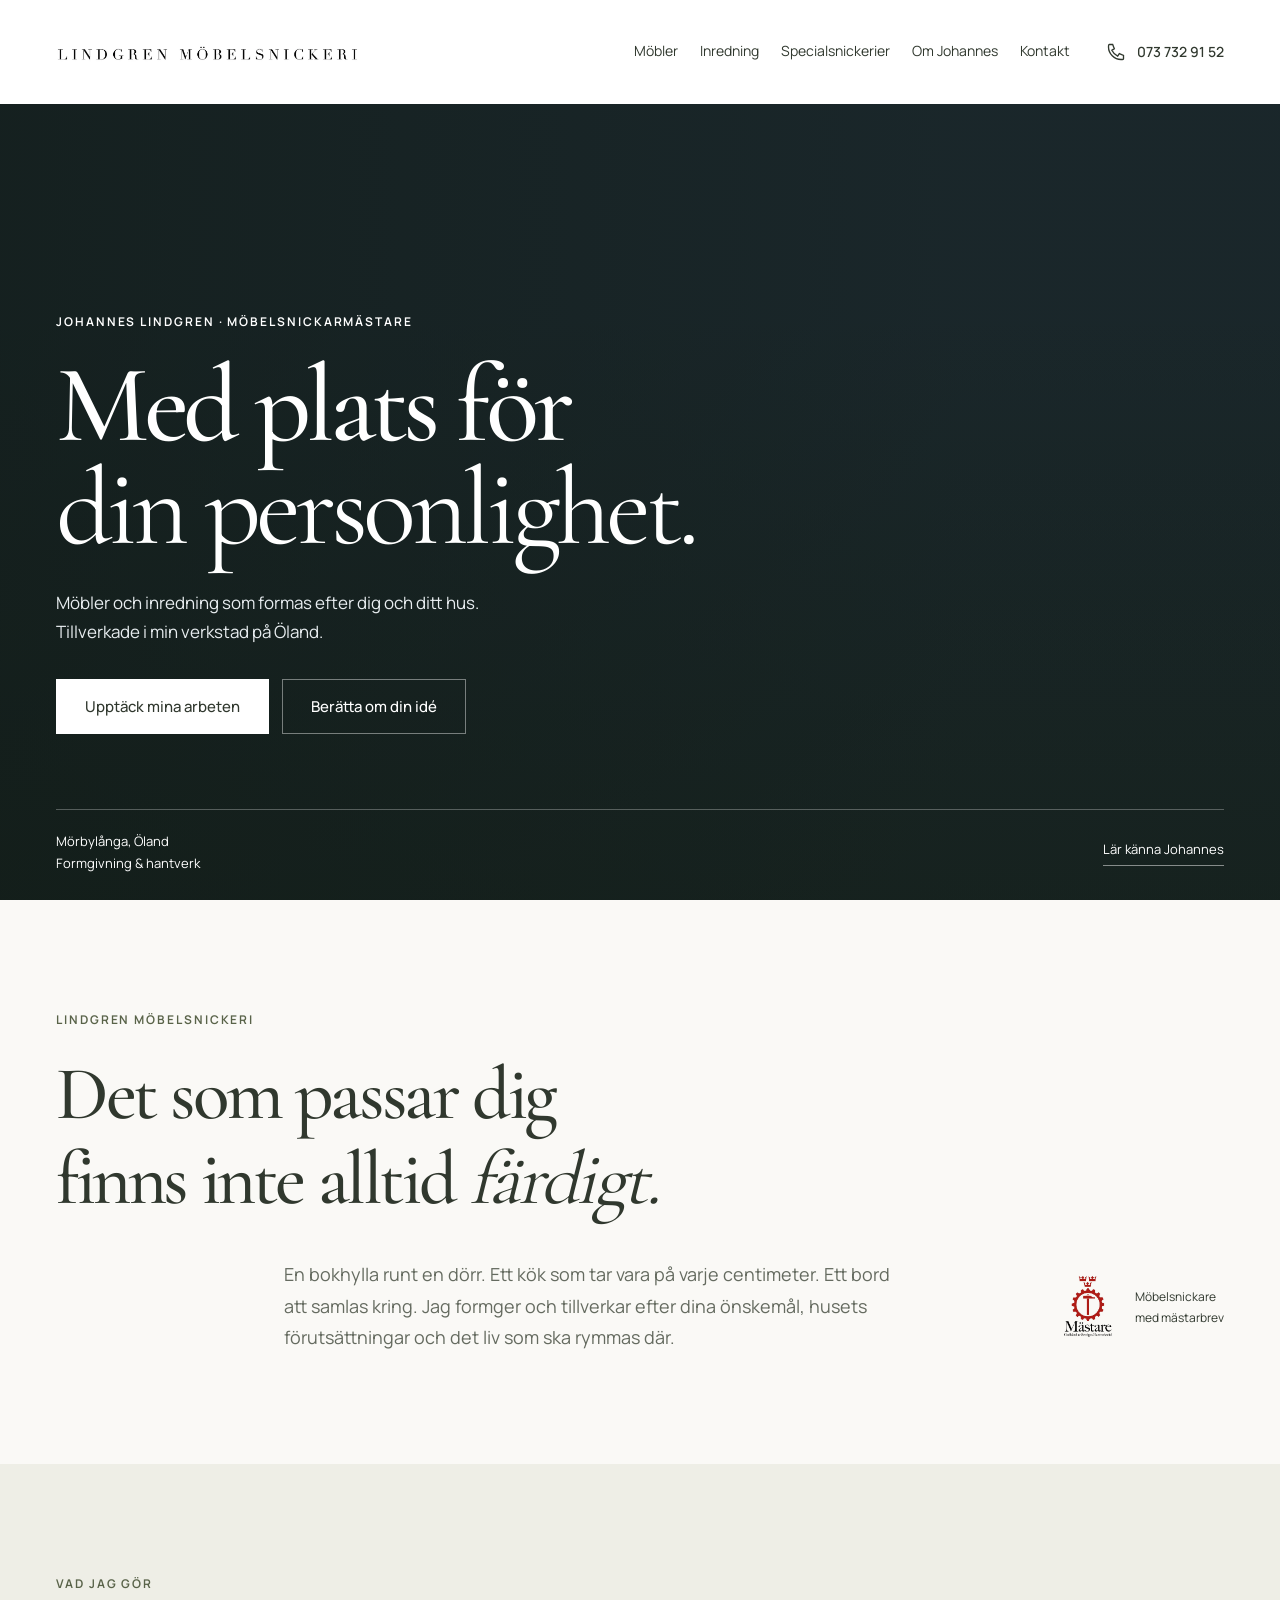
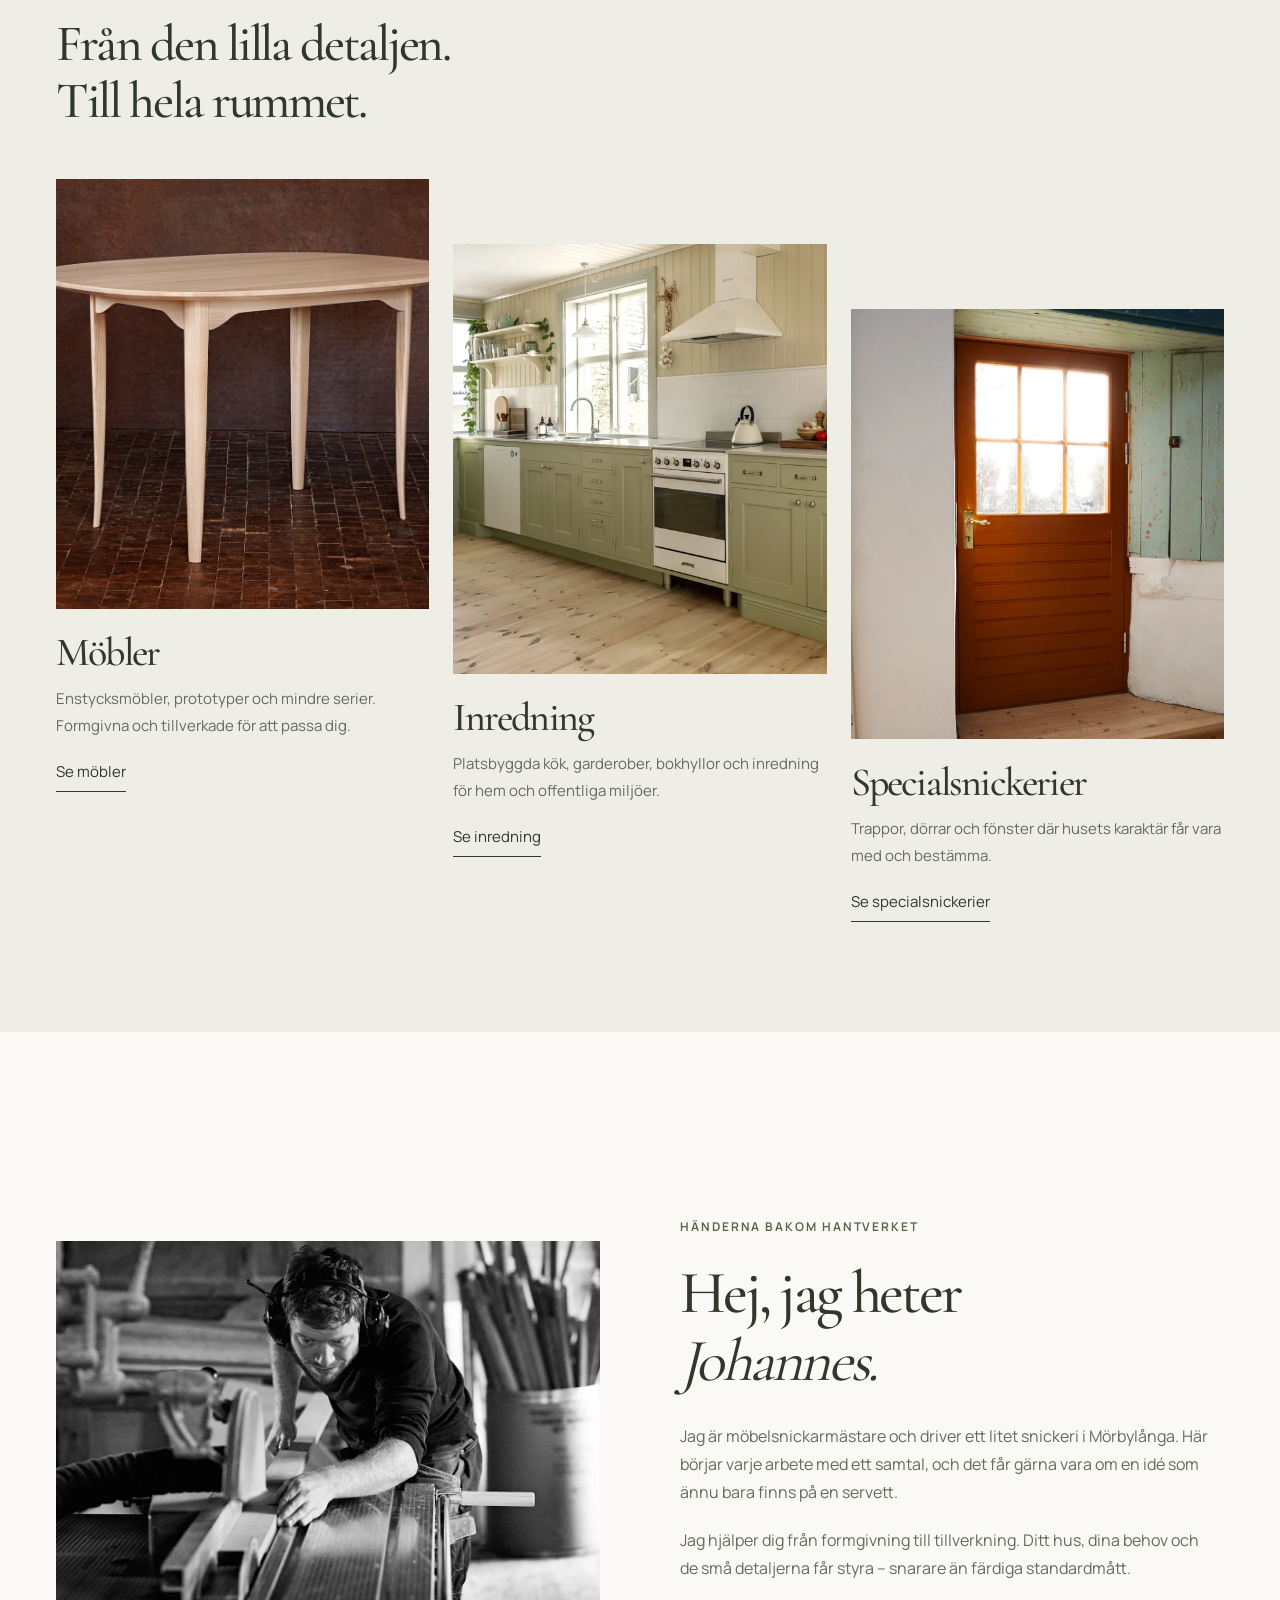
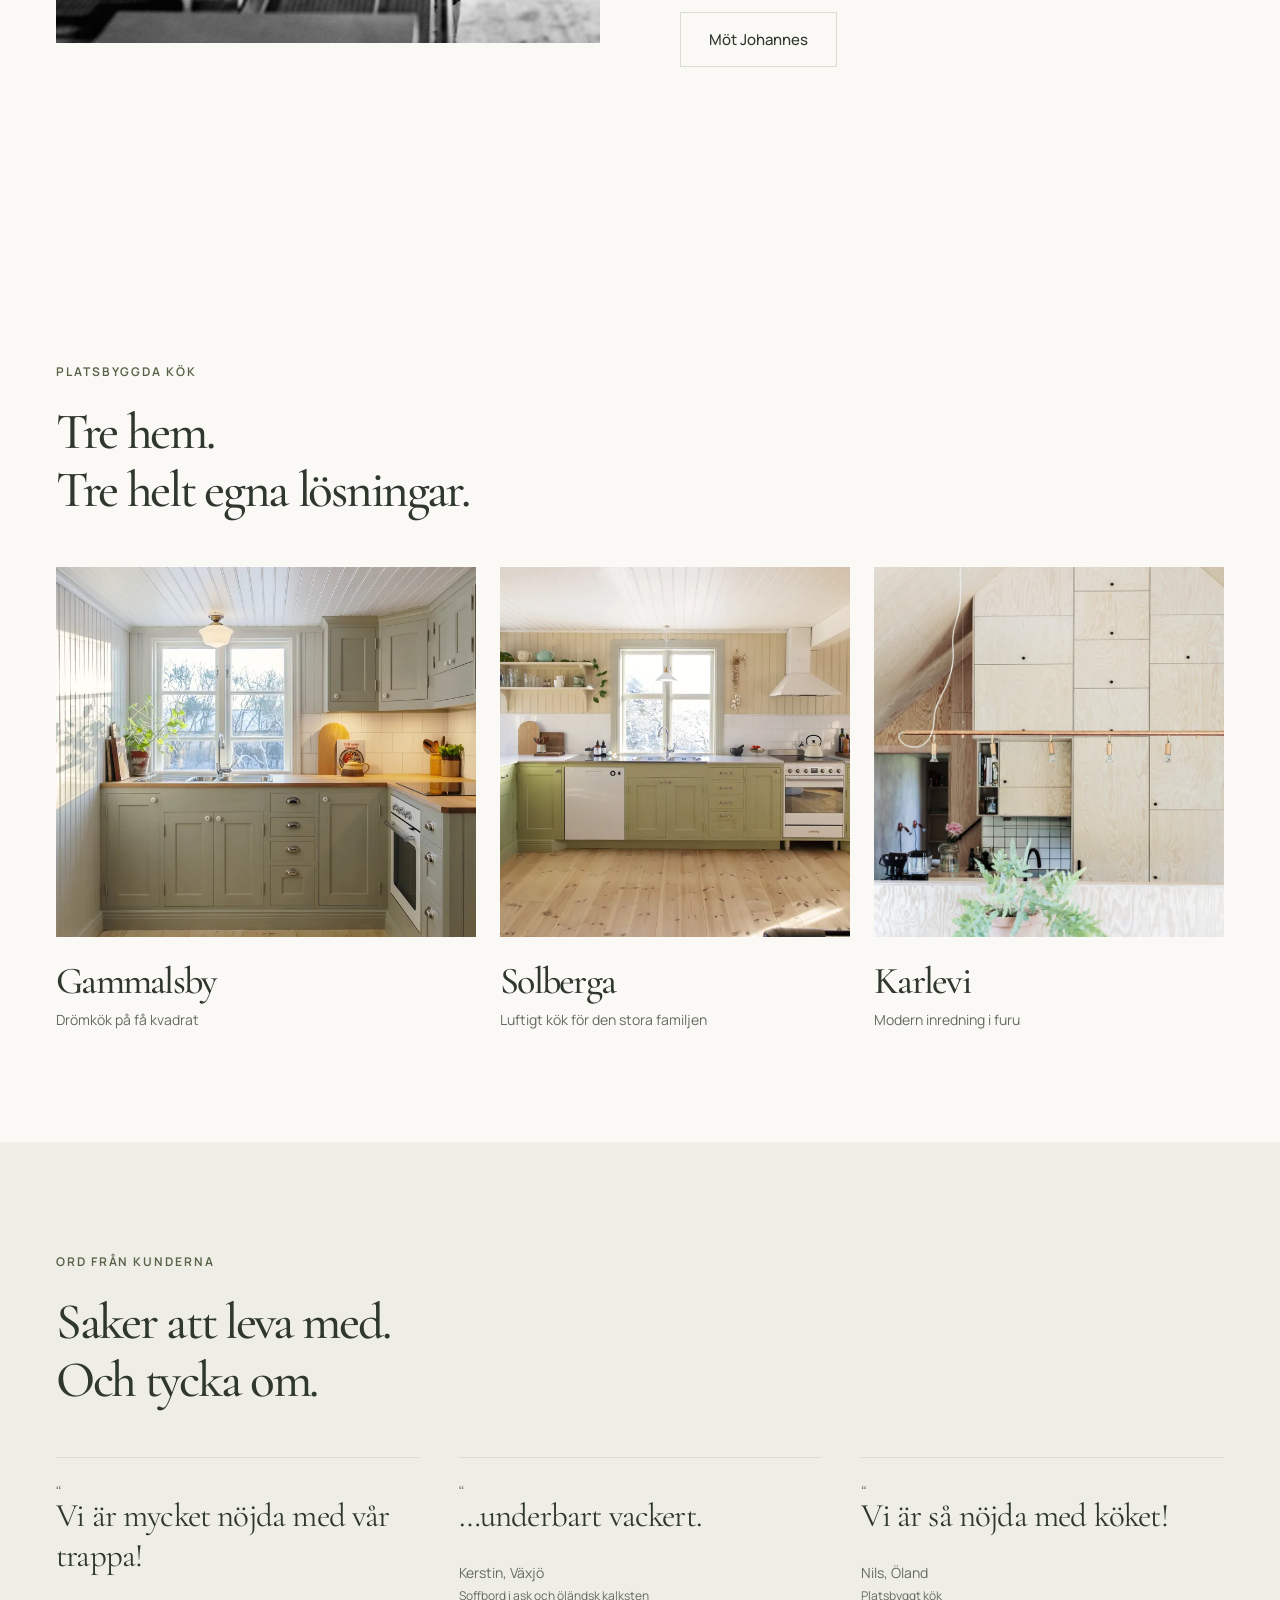
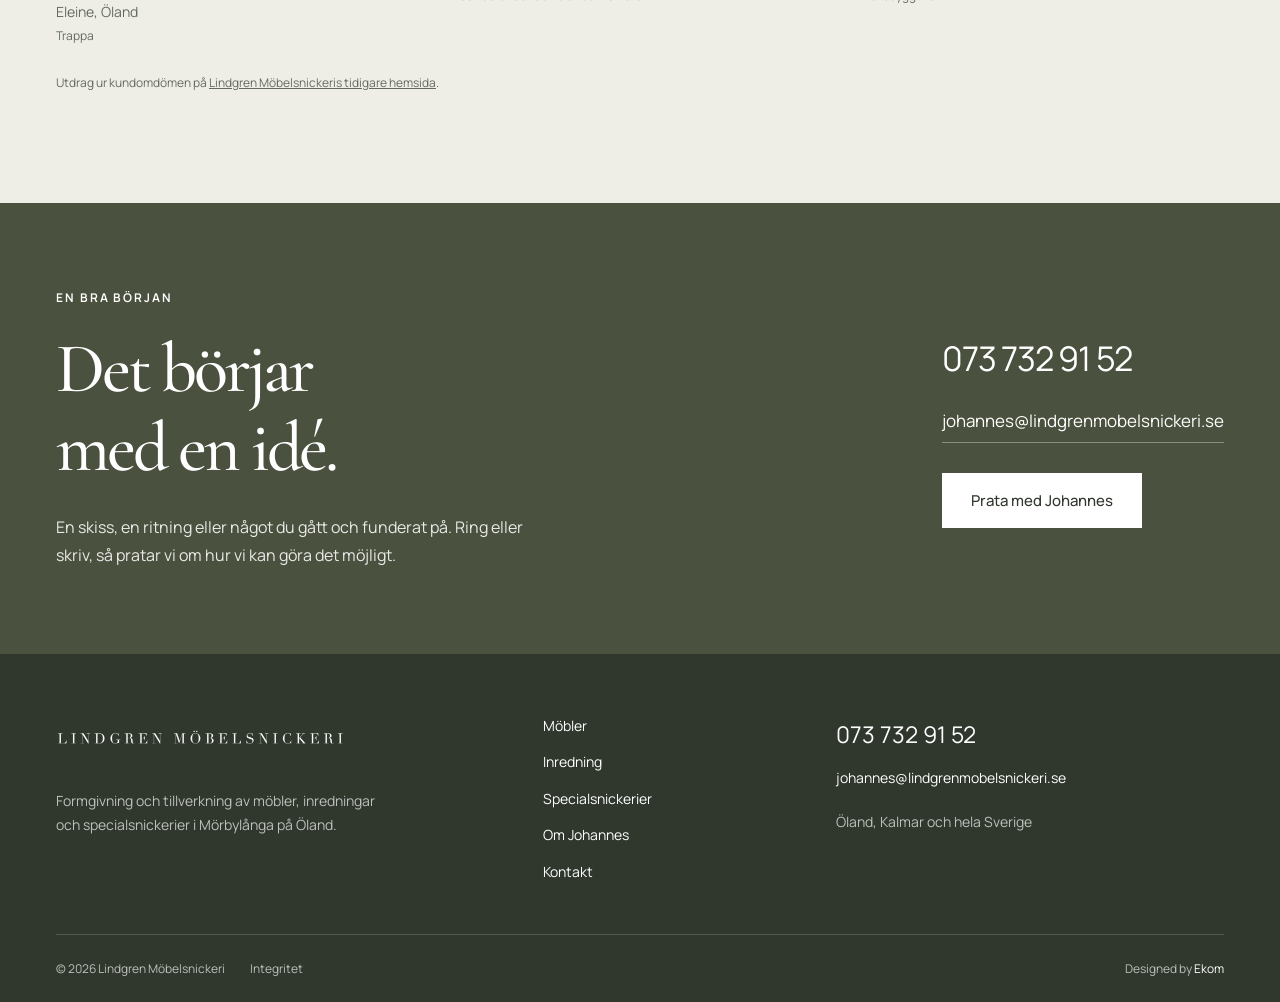
<file: index.html>
<!doctype html><html lang="sv"><head><meta charset="utf-8"><meta name="viewport" content="width=device-width,initial-scale=1"><title>Möbelsnickeri och platsbyggd inredning på Öland | Lindgren Möbelsnickeri</title><meta name="description" content="Johannes Lindgren formger och tillverkar möbler, platsbyggda kök, trappor, dörrar och fönster. Möbelsnickarmästare i Mörbylånga på Öland."><meta name="theme-color" content="#4b5141"><link rel="canonical" href="https://www.lindgrenmobelsnickeri.se/"><meta property="og:type" content="website"><meta property="og:locale" content="sv_SE"><meta property="og:title" content="Möbelsnickeri och platsbyggd inredning på Öland | Lindgren Möbelsnickeri"><meta property="og:description" content="Johannes Lindgren formger och tillverkar möbler, platsbyggda kök, trappor, dörrar och fönster. Möbelsnickarmästare i Mörbylånga på Öland."><meta property="og:url" content="https://www.lindgrenmobelsnickeri.se/"><meta property="og:image" content="https://www.lindgrenmobelsnickeri.se/assets/hero-inredning-desktop.webp"><meta name="twitter:card" content="summary_large_image"><link rel="icon" href="favicon.svg" type="image/svg+xml"><link rel="preload" href="assets/manrope.woff2" as="font" type="font/woff2" crossorigin><link rel="preload" as="image" href="assets/hero-inredning-desktop.webp" media="(min-width:761px)"><link rel="preload" as="image" href="assets/hero-inredning-mobile.webp" media="(max-width:760px)"><link rel="stylesheet" href="styles.css"><script defer src="script.js"></script><script type="application/ld+json">{"@context": "https://schema.org", "@type": "HomeAndConstructionBusiness", "name": "Lindgren Möbelsnickeri", "url": "https://www.lindgrenmobelsnickeri.se", "telephone": "+46737329152", "email": "johannes@lindgrenmobelsnickeri.se", "areaServed": "Öland, Kalmar och hela Sverige", "image": "https://www.lindgrenmobelsnickeri.se/assets/hero-inredning-desktop.webp", "description": "Formgivning och tillverkning av möbler, inredningar och specialsnickerier i Mörbylånga på Öland.", "address": {"@type": "PostalAddress", "streetAddress": "Köpmangatan 16", "postalCode": "386 50", "addressLocality": "Mörbylånga", "addressCountry": "SE"}}</script></head><body class="lindgren home"><a class="skip" href="#main">Hoppa till innehållet</a><header class="site-header"><div class="nav-wrap"><a class="brand" href="index.html" aria-label="Lindgren Möbelsnickeri – startsida"><img src="assets/logga5-edited2.webp" alt="Lindgren Möbelsnickeri" class="" loading="lazy" decoding="async" width="1200" height="78"></a><nav class="desktop-nav" aria-label="Huvudmeny"><a href="mobler.html">Möbler</a><a href="inredning.html">Inredning</a><a href="specialsnickerier.html">Specialsnickerier</a><a href="om-oss.html">Om Johannes</a><a href="kontakt.html">Kontakt</a></nav><a class="header-contact" aria-label="Ring 073 732 91 52" href="tel:+46737329152"><svg class="phone-icon" aria-hidden="true" width="20" height="20" viewBox="0 0 24 24" fill="none" stroke="currentColor" stroke-width="1.6"><path d="M8 3H4c-1 0-1 2-1 3 0 8 7 15 15 15 1 0 3 0 3-1v-4l-5-2-2 3a15 15 0 0 1-7-7l3-2-2-5Z"/></svg><span>073 732 91 52</span></a><button class="menu-toggle" aria-expanded="false" aria-controls="mobile-nav" aria-label="Öppna meny"><span></span><span></span></button></div><nav id="mobile-nav" hidden aria-label="Mobilmeny"><a href="mobler.html">Möbler</a><a href="inredning.html">Inredning</a><a href="specialsnickerier.html">Specialsnickerier</a><a href="om-oss.html">Om Johannes</a><a href="kontakt.html">Kontakt</a><a class="nav-phone" href="tel:+46737329152">073 732 91 52</a><a href="mailto:johannes@lindgrenmobelsnickeri.se">johannes@lindgrenmobelsnickeri.se</a></nav></header><main id="main"><section class="hero"><picture><source media="(max-width:760px)" srcset="assets/hero-inredning-mobile.webp"><img src="assets/hero-inredning-desktop.webp" alt="Platsbyggda träskåp i ett matrum, tillverkade av Lindgren Möbelsnickeri" class="hero-bg" loading="eager" decoding="async" fetchpriority="high" width="1920" height="1358"></picture><div class="hero-inner"><div class="wrap"><div class="hero-content"><p class="label">Johannes Lindgren · Möbelsnickarmästare</p><h1>Med plats för<br><em>din personlighet.</em></h1><p>Möbler och inredning som formas efter dig och ditt hus. Tillverkade i min verkstad på Öland.</p><div class="hero-actions"><a class="button light" href="inredning.html">Upptäck mina arbeten</a><a class="button outline" href="kontakt.html">Berätta om din idé</a></div></div></div></div><div class="hero-bottom wrap"><span>Mörbylånga, Öland<br>Formgivning & hantverk</span><a href="om-oss.html">Lär känna Johannes</a></div></section><section class="l-intro section"><div class="wrap"><p class="label">Lindgren Möbelsnickeri</p><h2>Det som passar dig<br>finns inte alltid <em>färdigt.</em></h2><div class="l-intro-lower"><p>En bokhylla runt en dörr. Ett kök som tar vara på varje centimeter. Ett bord att samlas kring. Jag formger och tillverkar efter dina önskemål, husets förutsättningar och det liv som ska rymmas där.</p><div><img src="assets/logotyper-staende.webp" alt="Mästarbrev – godkänd av Sveriges Hantverksråd" class="" loading="lazy" decoding="async" width="454" height="510"><span>Möbelsnickare<br>med mästarbrev</span></div></div></div></section><section class="section pale"><div class="wrap"><div class="section-heading"><div><p class="label">Vad jag gör</p><h2>Från den lilla detaljen.<br>Till hela rummet.</h2></div></div><div class="cards l-categories"><a href="mobler.html"><img src="assets/0835.webp" alt="Möbler av Lindgren Möbelsnickeri" class="" loading="lazy" decoding="async" width="1200" height="952"><h3>Möbler</h3><p>Enstycksmöbler, prototyper och mindre serier. Formgivna och tillverkade för att passa dig.</p><span class="text-link">Se möbler</span></a><a href="inredning.html"><img src="assets/jlindgren-2.webp" alt="Inredning av Lindgren Möbelsnickeri" class="" loading="lazy" decoding="async" width="1000" height="671"><h3>Inredning</h3><p>Platsbyggda kök, garderober, bokhyllor och inredning för hem och offentliga miljöer.</p><span class="text-link">Se inredning</span></a><a href="specialsnickerier.html"><img src="assets/u1w4124.webp" alt="Specialsnickerier av Lindgren Möbelsnickeri" class="" loading="lazy" decoding="async" width="838" height="1200"><h3>Specialsnickerier</h3><p>Trappor, dörrar och fönster där husets karaktär får vara med och bestämma.</p><span class="text-link">Se specialsnickerier</span></a></div></div></section><section class="split wrap "><div class="split-image"><img src="assets/u1w4138.webp" alt="Johannes Lindgren arbetar i sin verkstad" class="" loading="lazy" decoding="async" width="1200" height="886"></div><div class="split-copy"><p class="label">Händerna bakom hantverket</p><h2>Hej, jag heter<br><em>Johannes.</em></h2><p>Jag är möbelsnickarmästare och driver ett litet snickeri i Mörbylånga. Här börjar varje arbete med ett samtal, och det får gärna vara om en idé som ännu bara finns på en servett.</p><p>Jag hjälper dig från formgivning till tillverkning. Ditt hus, dina behov och de små detaljerna får styra – snarare än färdiga standardmått.</p><a class="button secondary" href="om-oss.html">Möt Johannes</a></div></section><section class="l-feature section"><div class="wrap"><div class="section-heading"><div><p class="label">Platsbyggda kök</p><h2>Tre hem.<br>Tre helt egna lösningar.</h2></div></div><div class="kitchen-projects"><a href="gammalsby.html"><img src="assets/jlindgren-10.webp" alt="Gammalsby – Drömkök på få kvadrat" class="" loading="lazy" decoding="async" width="733" height="1000"><div><h3>Gammalsby</h3><p>Drömkök på få kvadrat</p></div></a><a href="solberga.html"><img src="assets/jlindgren-1.webp" alt="Solberga – Luftigt kök för den stora familjen" class="" loading="lazy" decoding="async" width="1000" height="667"><div><h3>Solberga</h3><p>Luftigt kök för den stora familjen</p></div></a><a href="karlevi.html"><img src="assets/karlevi-9.webp" alt="Karlevi – Modern inredning i furu" class="" loading="lazy" decoding="async" width="800" height="1200"><div><h3>Karlevi</h3><p>Modern inredning i furu</p></div></a></div></div></section><section class="section pale" id="omdomen"><div class="wrap"><div class="section-heading"><div><p class="label">Ord från kunderna</p><h2>Saker att leva med.<br>Och tycka om.</h2></div></div><div class="quote-grid"><article><span class="quote-mark" aria-hidden="true">“</span><blockquote>Vi är mycket nöjda med vår trappa!</blockquote><p>Eleine, Öland</p><span>Trappa</span></article><article><span class="quote-mark" aria-hidden="true">“</span><blockquote>…underbart vackert.</blockquote><p>Kerstin, Växjö</p><span>Soffbord i ask och öländsk kalksten</span></article><article><span class="quote-mark" aria-hidden="true">“</span><blockquote>Vi är så nöjda med köket!</blockquote><p>Nils, Öland</p><span>Platsbyggt kök</span></article></div><p class="source-note">Utdrag ur kundomdömen på <a href="https://www.lindgrenmobelsnickeri.se/">Lindgren Möbelsnickeris tidigare hemsida</a>.</p></div></section><section class="contact-cta"><div class="wrap"><div><p class="label">En bra början</p><h2>Det börjar<br>med en idé.</h2><p>En skiss, en ritning eller något du gått och funderat på. Ring eller skriv, så pratar vi om hur vi kan göra det möjligt.</p></div><div class="cta-links"><a href="tel:+46737329152">073 732 91 52</a><a href="mailto:johannes@lindgrenmobelsnickeri.se">johannes@lindgrenmobelsnickeri.se</a><a class="button light" href="kontakt.html">Prata med Johannes</a></div></div></section></main><footer><div class="footer-main wrap"><div><a class="brand" href="index.html" aria-label="Lindgren Möbelsnickeri – startsida"><img src="assets/logga5-edited2.webp" alt="Lindgren Möbelsnickeri" class="" loading="lazy" decoding="async" width="1200" height="78"></a><p>Formgivning och tillverkning av möbler, inredningar och specialsnickerier i Mörbylånga på Öland.</p></div><div class="footer-nav"><a href="mobler.html">Möbler</a><a href="inredning.html">Inredning</a><a href="specialsnickerier.html">Specialsnickerier</a><a href="om-oss.html">Om Johannes</a><a href="kontakt.html">Kontakt</a></div><div class="footer-contact"><a href="tel:+46737329152">073 732 91 52</a><a href="mailto:johannes@lindgrenmobelsnickeri.se">johannes@lindgrenmobelsnickeri.se</a><p>Öland, Kalmar och hela Sverige</p></div></div><div class="footer-bottom wrap"><span>© 2026 Lindgren Möbelsnickeri</span><a href="integritet.html">Integritet</a><span class="credit">Designed by <a href="https://ekom.se/">Ekom</a></span></div></footer><nav class="mobile-contact" aria-label="Snabbkontakt"><a href="tel:+46737329152">Ring oss</a><a href="kontakt.html">Prata med Johannes</a></nav><dialog class="lightbox" aria-label="Bildvisning"><button class="close-lightbox" aria-label="Stäng bildvisning">Stäng ×</button><img alt=""><p class="lightbox-caption"></p><div class="lightbox-actions"><button data-direction="-1" aria-label="Föregående bild">Föregående</button><span class="lightbox-counter" aria-live="polite"></span><button data-direction="1" aria-label="Nästa bild">Nästa</button></div></dialog></body></html>
</file>
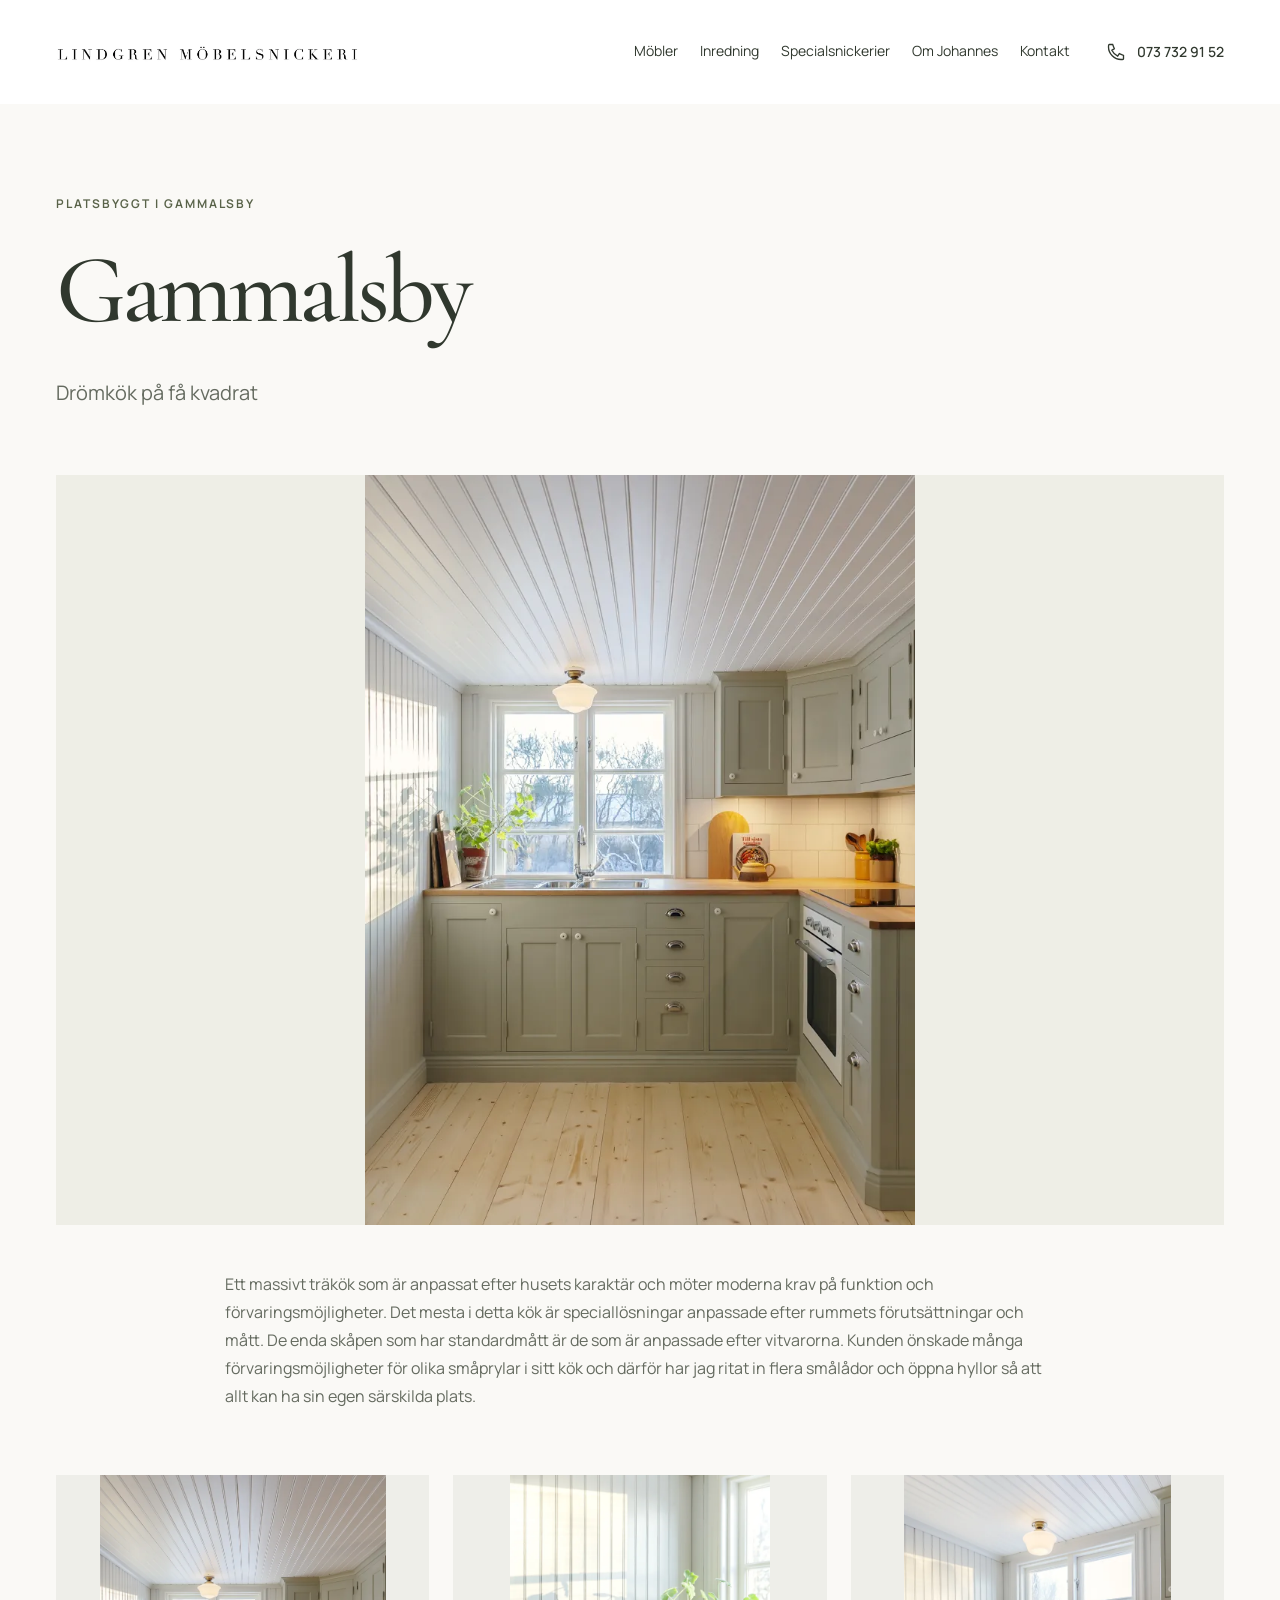
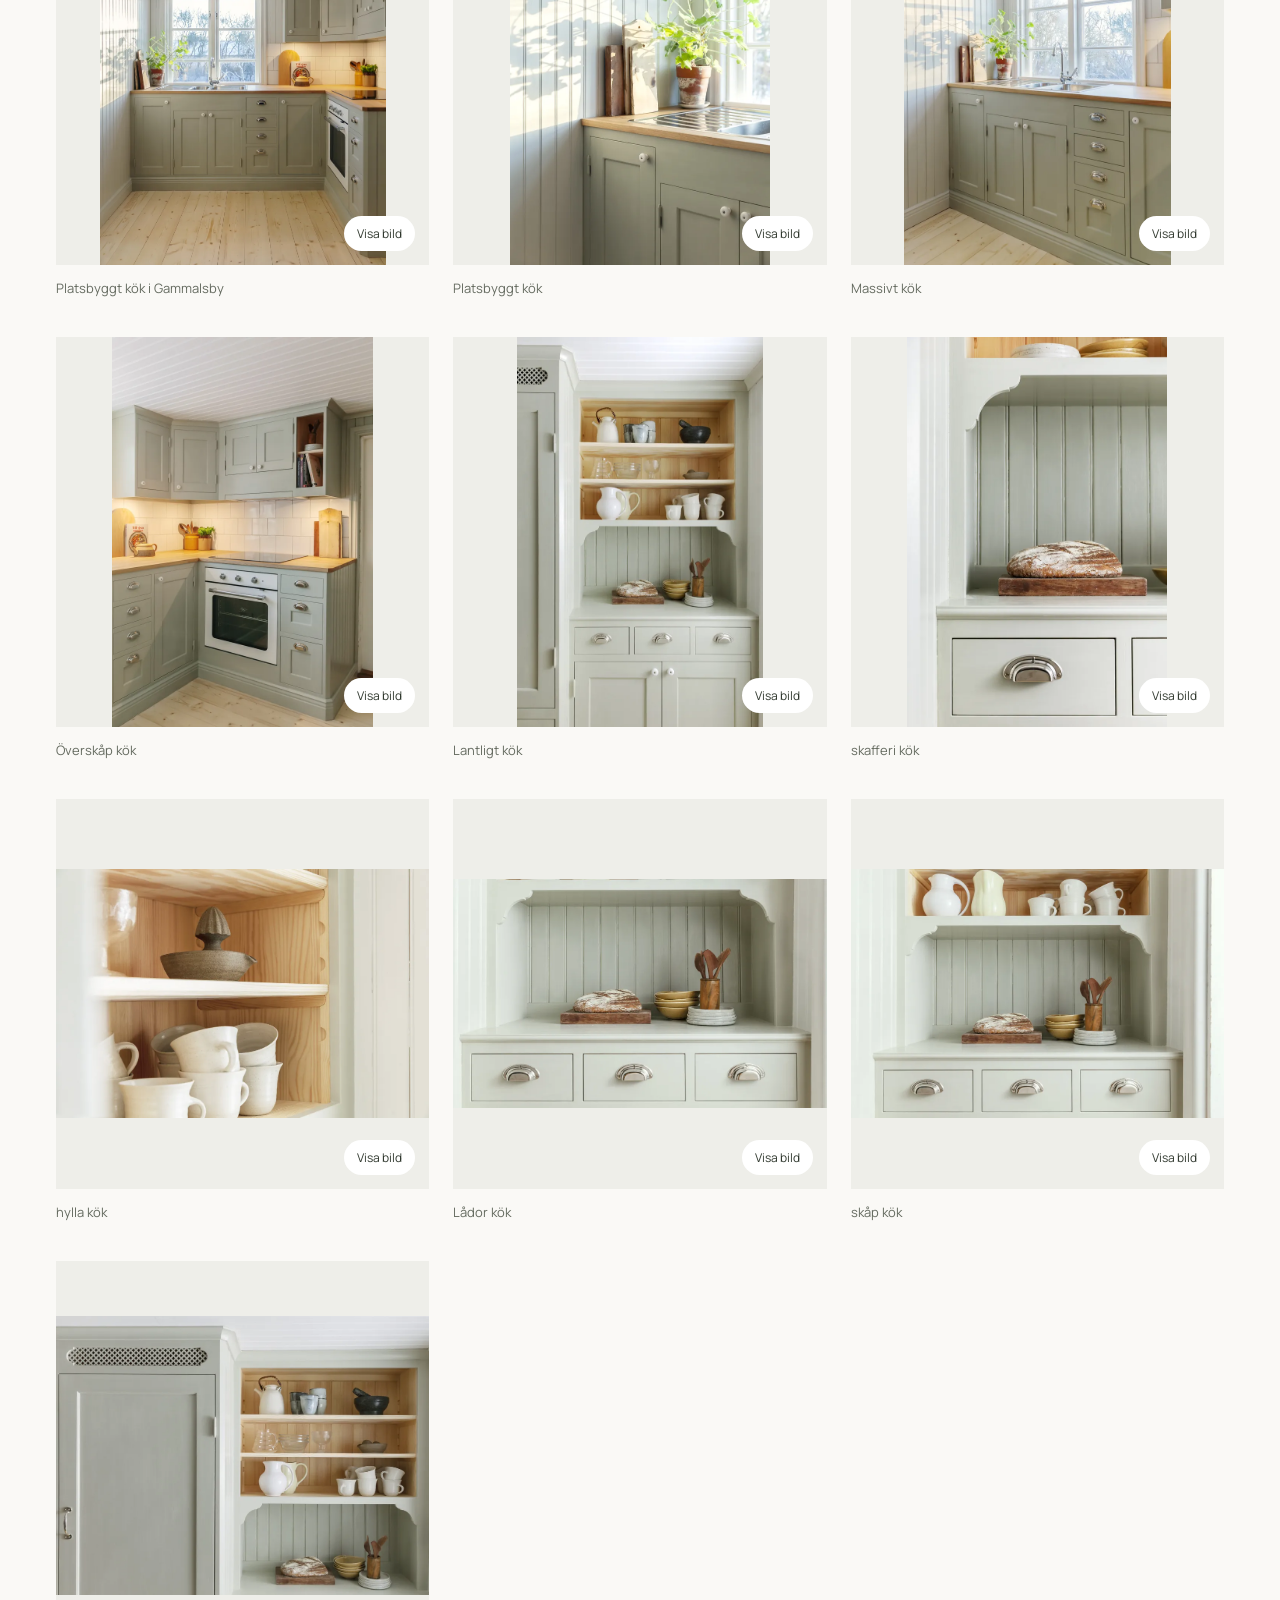
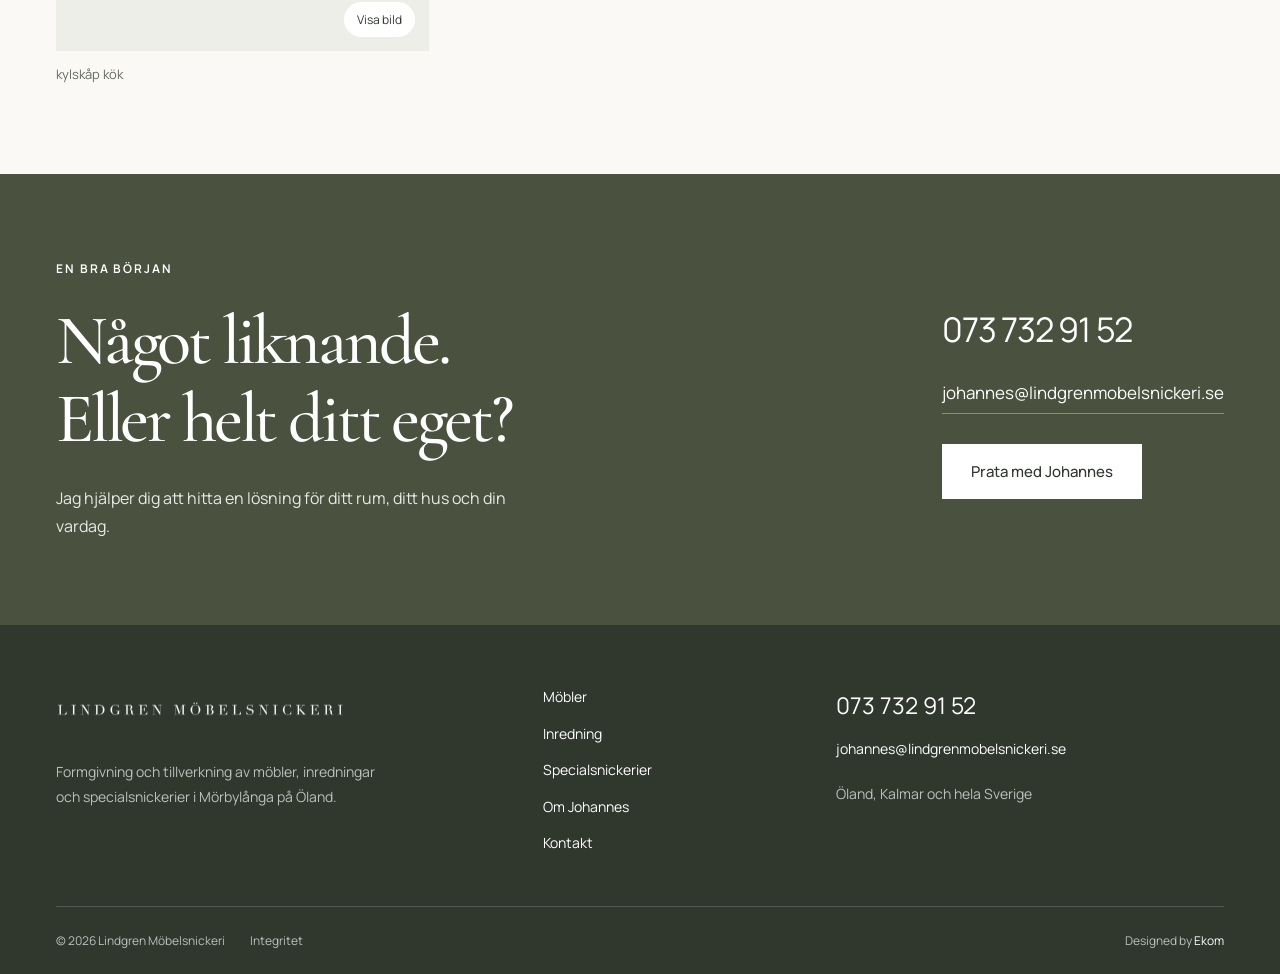
<file: gammalsby.html>
<!doctype html><html lang="sv"><head><meta charset="utf-8"><meta name="viewport" content="width=device-width,initial-scale=1"><title>Platsbyggt kök i Gammalsby | Lindgren Möbelsnickeri</title><meta name="description" content="Drömkök på få kvadrat. Se bilder och detaljer från Lindgren Möbelsnickeri."><meta name="theme-color" content="#4b5141"><link rel="canonical" href="https://www.lindgrenmobelsnickeri.se/gammalsby.html"><meta property="og:type" content="website"><meta property="og:locale" content="sv_SE"><meta property="og:title" content="Platsbyggt kök i Gammalsby | Lindgren Möbelsnickeri"><meta property="og:description" content="Drömkök på få kvadrat. Se bilder och detaljer från Lindgren Möbelsnickeri."><meta property="og:url" content="https://www.lindgrenmobelsnickeri.se/gammalsby.html"><meta property="og:image" content="https://www.lindgrenmobelsnickeri.se/assets/hero-inredning-desktop.webp"><meta name="twitter:card" content="summary_large_image"><link rel="icon" href="favicon.svg" type="image/svg+xml"><link rel="preload" href="assets/manrope.woff2" as="font" type="font/woff2" crossorigin><link rel="stylesheet" href="styles.css"><script defer src="script.js"></script><script type="application/ld+json">{"@context": "https://schema.org", "@type": "HomeAndConstructionBusiness", "name": "Lindgren Möbelsnickeri", "url": "https://www.lindgrenmobelsnickeri.se", "telephone": "+46737329152", "email": "johannes@lindgrenmobelsnickeri.se", "areaServed": "Öland, Kalmar och hela Sverige", "image": "https://www.lindgrenmobelsnickeri.se/assets/hero-inredning-desktop.webp", "description": "Formgivning och tillverkning av möbler, inredningar och specialsnickerier i Mörbylånga på Öland.", "address": {"@type": "PostalAddress", "streetAddress": "Köpmangatan 16", "postalCode": "386 50", "addressLocality": "Mörbylånga", "addressCountry": "SE"}}</script></head><body class="lindgren inner"><a class="skip" href="#main">Hoppa till innehållet</a><header class="site-header"><div class="nav-wrap"><a class="brand" href="index.html" aria-label="Lindgren Möbelsnickeri – startsida"><img src="assets/logga5-edited2.webp" alt="Lindgren Möbelsnickeri" class="" loading="lazy" decoding="async" width="1200" height="78"></a><nav class="desktop-nav" aria-label="Huvudmeny"><a href="mobler.html">Möbler</a><a href="inredning.html">Inredning</a><a href="specialsnickerier.html">Specialsnickerier</a><a href="om-oss.html">Om Johannes</a><a href="kontakt.html">Kontakt</a></nav><a class="header-contact" aria-label="Ring 073 732 91 52" href="tel:+46737329152"><svg class="phone-icon" aria-hidden="true" width="20" height="20" viewBox="0 0 24 24" fill="none" stroke="currentColor" stroke-width="1.6"><path d="M8 3H4c-1 0-1 2-1 3 0 8 7 15 15 15 1 0 3 0 3-1v-4l-5-2-2 3a15 15 0 0 1-7-7l3-2-2-5Z"/></svg><span>073 732 91 52</span></a><button class="menu-toggle" aria-expanded="false" aria-controls="mobile-nav" aria-label="Öppna meny"><span></span><span></span></button></div><nav id="mobile-nav" hidden aria-label="Mobilmeny"><a href="mobler.html">Möbler</a><a href="inredning.html">Inredning</a><a href="specialsnickerier.html">Specialsnickerier</a><a href="om-oss.html">Om Johannes</a><a href="kontakt.html">Kontakt</a><a class="nav-phone" href="tel:+46737329152">073 732 91 52</a><a href="mailto:johannes@lindgrenmobelsnickeri.se">johannes@lindgrenmobelsnickeri.se</a></nav></header><main id="main"><section class="page-title wrap"><p class="label">Platsbyggt i Gammalsby</p><h1>Gammalsby</h1><p>Drömkök på få kvadrat</p></section><section class="project-lead wrap"><img src="assets/jlindgren-10.webp" alt="Gammalsby – inredning" class="" loading="lazy" decoding="async" width="733" height="1000"><div><p>Ett massivt träkök som är anpassat efter husets karaktär och möter moderna krav på funktion och förvaringsmöjligheter. Det mesta i detta kök är speciallösningar anpassade efter rummets förutsättningar och mått. De enda skåpen som har standardmått är de som är anpassade efter vitvarorna. Kunden önskade många förvaringsmöjligheter för olika småprylar i sitt kök och därför har jag ritat in flera smålådor och öppna hyllor så att allt kan ha sin egen särskilda plats.</p></div></section><section class="wrap gallery-section"><div class="gallery"><figure><a class="gallery-open" href="assets/jlindgren-10.webp" data-caption="Platsbyggt kök i Gammalsby" aria-label="Visa större bild: Platsbyggt kök i Gammalsby"><img src="assets/jlindgren-10.webp" alt="Platsbyggt kök i Gammalsby" class="" loading="lazy" decoding="async" width="733" height="1000"><span class="zoom-label">Visa bild</span></a><figcaption>Platsbyggt kök i Gammalsby</figcaption></figure><figure><a class="gallery-open" href="assets/jlindgren-11.webp" data-caption="Platsbyggt kök" aria-label="Visa större bild: Platsbyggt kök"><img src="assets/jlindgren-11.webp" alt="Platsbyggt kök" class="" loading="lazy" decoding="async" width="667" height="1000"><span class="zoom-label">Visa bild</span></a><figcaption>Platsbyggt kök</figcaption></figure><figure><a class="gallery-open" href="assets/jlindgren-12.webp" data-caption="Massivt kök" aria-label="Visa större bild: Massivt kök"><img src="assets/jlindgren-12.webp" alt="Massivt kök" class="" loading="lazy" decoding="async" width="686" height="1000"><span class="zoom-label">Visa bild</span></a><figcaption>Massivt kök</figcaption></figure><figure><a class="gallery-open" href="assets/jlindgren-13.webp" data-caption="Överskåp kök" aria-label="Visa större bild: Överskåp kök"><img src="assets/jlindgren-13.webp" alt="Överskåp kök" class="" loading="lazy" decoding="async" width="670" height="1000"><span class="zoom-label">Visa bild</span></a><figcaption>Överskåp kök</figcaption></figure><figure><a class="gallery-open" href="assets/jlindgren-14.webp" data-caption="Lantligt kök" aria-label="Visa större bild: Lantligt kök"><img src="assets/jlindgren-14.webp" alt="Lantligt kök" class="" loading="lazy" decoding="async" width="629" height="1000"><span class="zoom-label">Visa bild</span></a><figcaption>Lantligt kök</figcaption></figure><figure><a class="gallery-open" href="assets/jlindgren-15.webp" data-caption="skafferi kök" aria-label="Visa större bild: skafferi kök"><img src="assets/jlindgren-15.webp" alt="skafferi kök" class="" loading="lazy" decoding="async" width="667" height="1000"><span class="zoom-label">Visa bild</span></a><figcaption>skafferi kök</figcaption></figure><figure><a class="gallery-open" href="assets/jlindgren-16.webp" data-caption="hylla kök" aria-label="Visa större bild: hylla kök"><img src="assets/jlindgren-16.webp" alt="hylla kök" class="" loading="lazy" decoding="async" width="1000" height="667"><span class="zoom-label">Visa bild</span></a><figcaption>hylla kök</figcaption></figure><figure><a class="gallery-open" href="assets/jlindgren-17-2.webp" data-caption="Lådor kök" aria-label="Visa större bild: Lådor kök"><img src="assets/jlindgren-17-2.webp" alt="Lådor kök" class="" loading="lazy" decoding="async" width="1000" height="613"><span class="zoom-label">Visa bild</span></a><figcaption>Lådor kök</figcaption></figure><figure><a class="gallery-open" href="assets/jlindgren-17.webp" data-caption="skåp kök" aria-label="Visa större bild: skåp kök"><img src="assets/jlindgren-17.webp" alt="skåp kök" class="" loading="lazy" decoding="async" width="1000" height="667"><span class="zoom-label">Visa bild</span></a><figcaption>skåp kök</figcaption></figure><figure><a class="gallery-open" href="assets/jlindgren-18.webp" data-caption="kylskåp kök" aria-label="Visa större bild: kylskåp kök"><img src="assets/jlindgren-18.webp" alt="kylskåp kök" class="" loading="lazy" decoding="async" width="1000" height="747"><span class="zoom-label">Visa bild</span></a><figcaption>kylskåp kök</figcaption></figure></div></section><section class="contact-cta"><div class="wrap"><div><p class="label">En bra början</p><h2>Något liknande.<br>Eller helt ditt eget?</h2><p>Jag hjälper dig att hitta en lösning för ditt rum, ditt hus och din vardag.</p></div><div class="cta-links"><a href="tel:+46737329152">073 732 91 52</a><a href="mailto:johannes@lindgrenmobelsnickeri.se">johannes@lindgrenmobelsnickeri.se</a><a class="button light" href="kontakt.html">Prata med Johannes</a></div></div></section></main><footer><div class="footer-main wrap"><div><a class="brand" href="index.html" aria-label="Lindgren Möbelsnickeri – startsida"><img src="assets/logga5-edited2.webp" alt="Lindgren Möbelsnickeri" class="" loading="lazy" decoding="async" width="1200" height="78"></a><p>Formgivning och tillverkning av möbler, inredningar och specialsnickerier i Mörbylånga på Öland.</p></div><div class="footer-nav"><a href="mobler.html">Möbler</a><a href="inredning.html">Inredning</a><a href="specialsnickerier.html">Specialsnickerier</a><a href="om-oss.html">Om Johannes</a><a href="kontakt.html">Kontakt</a></div><div class="footer-contact"><a href="tel:+46737329152">073 732 91 52</a><a href="mailto:johannes@lindgrenmobelsnickeri.se">johannes@lindgrenmobelsnickeri.se</a><p>Öland, Kalmar och hela Sverige</p></div></div><div class="footer-bottom wrap"><span>© 2026 Lindgren Möbelsnickeri</span><a href="integritet.html">Integritet</a><span class="credit">Designed by <a href="https://ekom.se/">Ekom</a></span></div></footer><nav class="mobile-contact" aria-label="Snabbkontakt"><a href="tel:+46737329152">Ring oss</a><a href="kontakt.html">Prata med Johannes</a></nav><dialog class="lightbox" aria-label="Bildvisning"><button class="close-lightbox" aria-label="Stäng bildvisning">Stäng ×</button><img alt=""><p class="lightbox-caption"></p><div class="lightbox-actions"><button data-direction="-1" aria-label="Föregående bild">Föregående</button><span class="lightbox-counter" aria-live="polite"></span><button data-direction="1" aria-label="Nästa bild">Nästa</button></div></dialog></body></html>
</file>
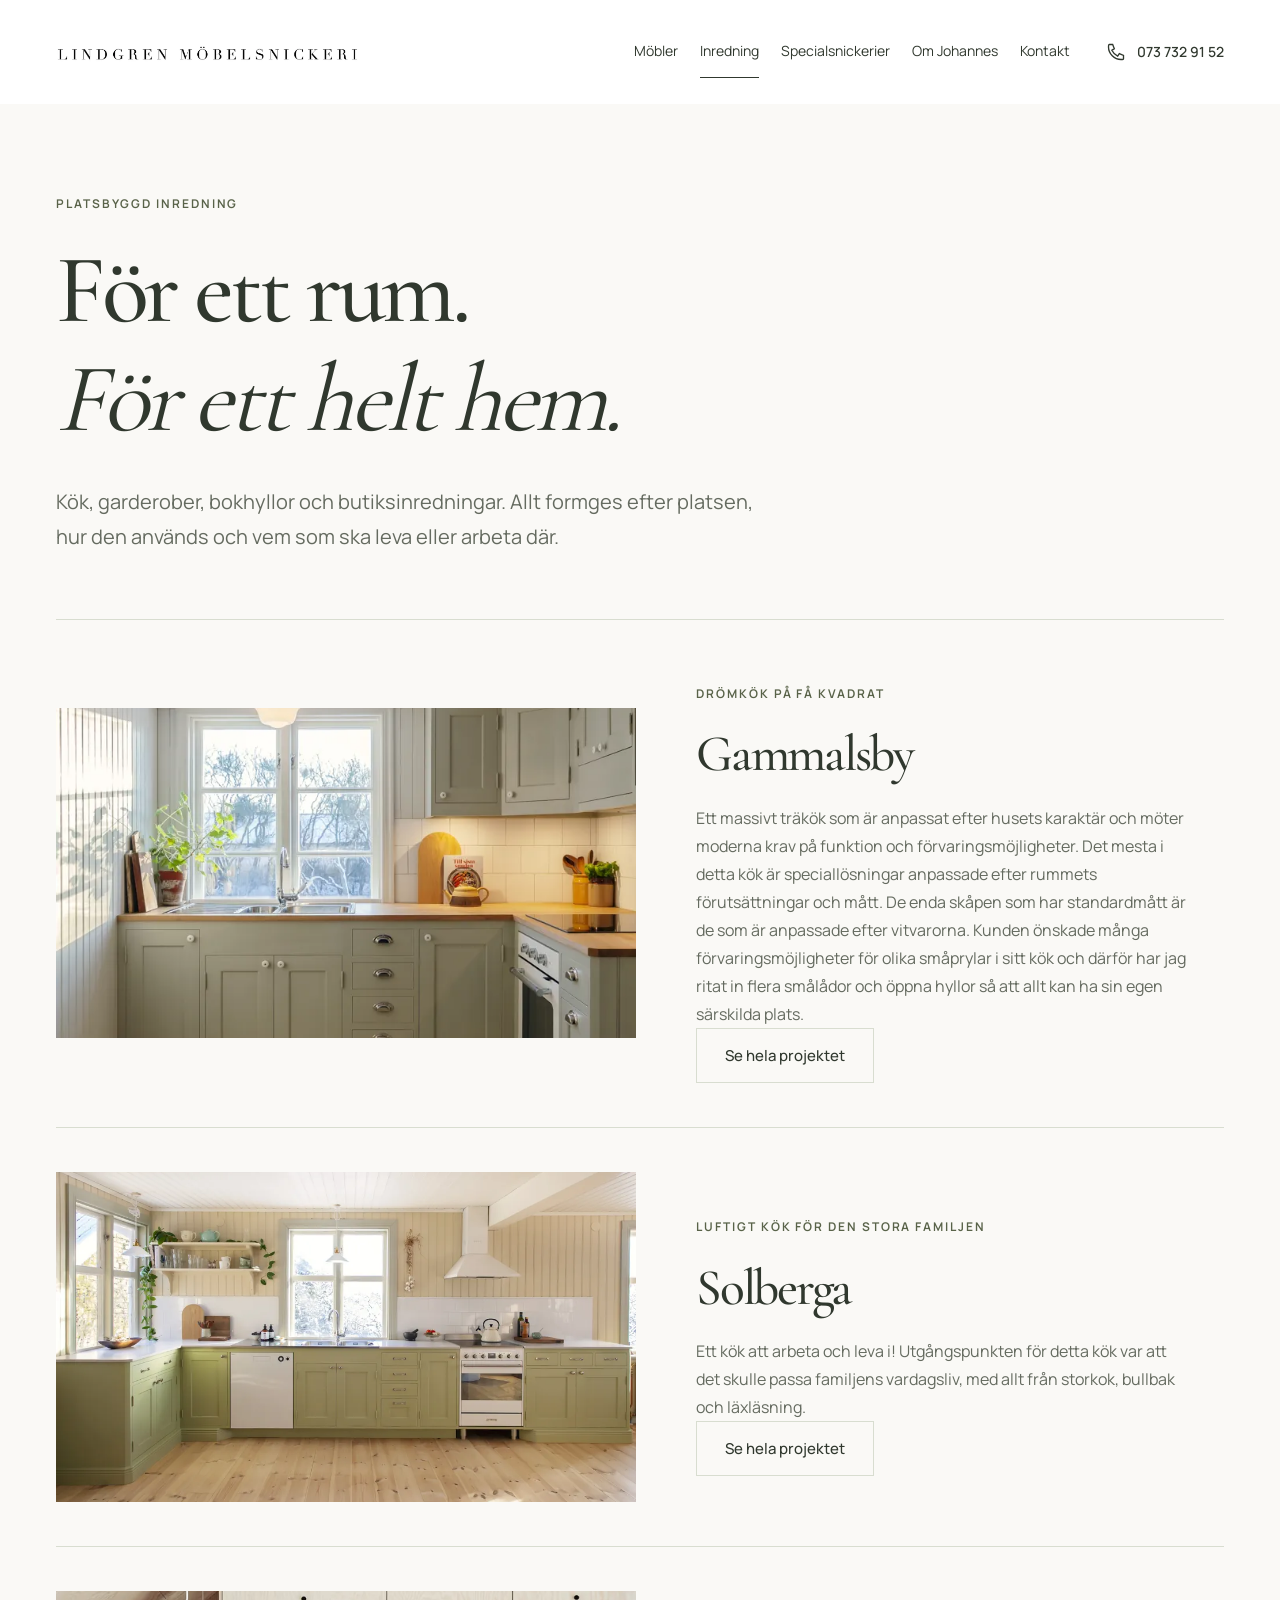
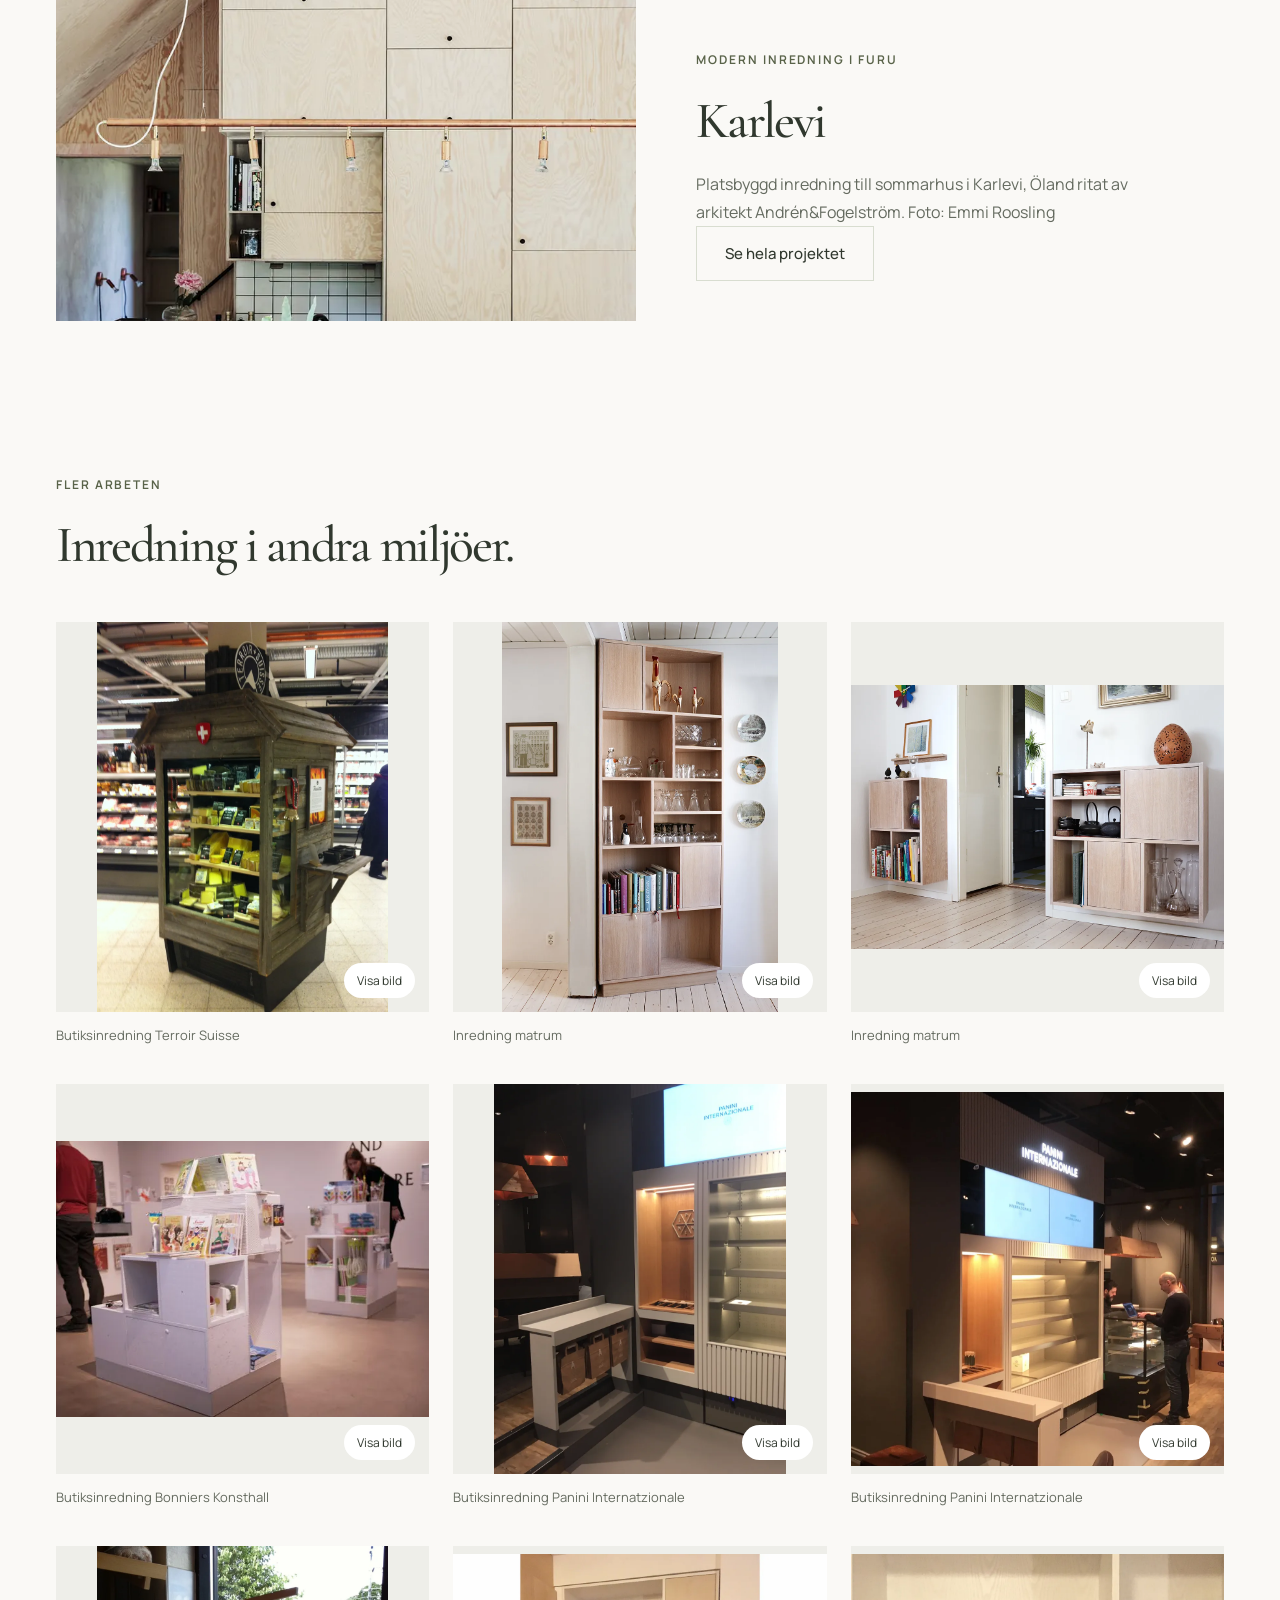
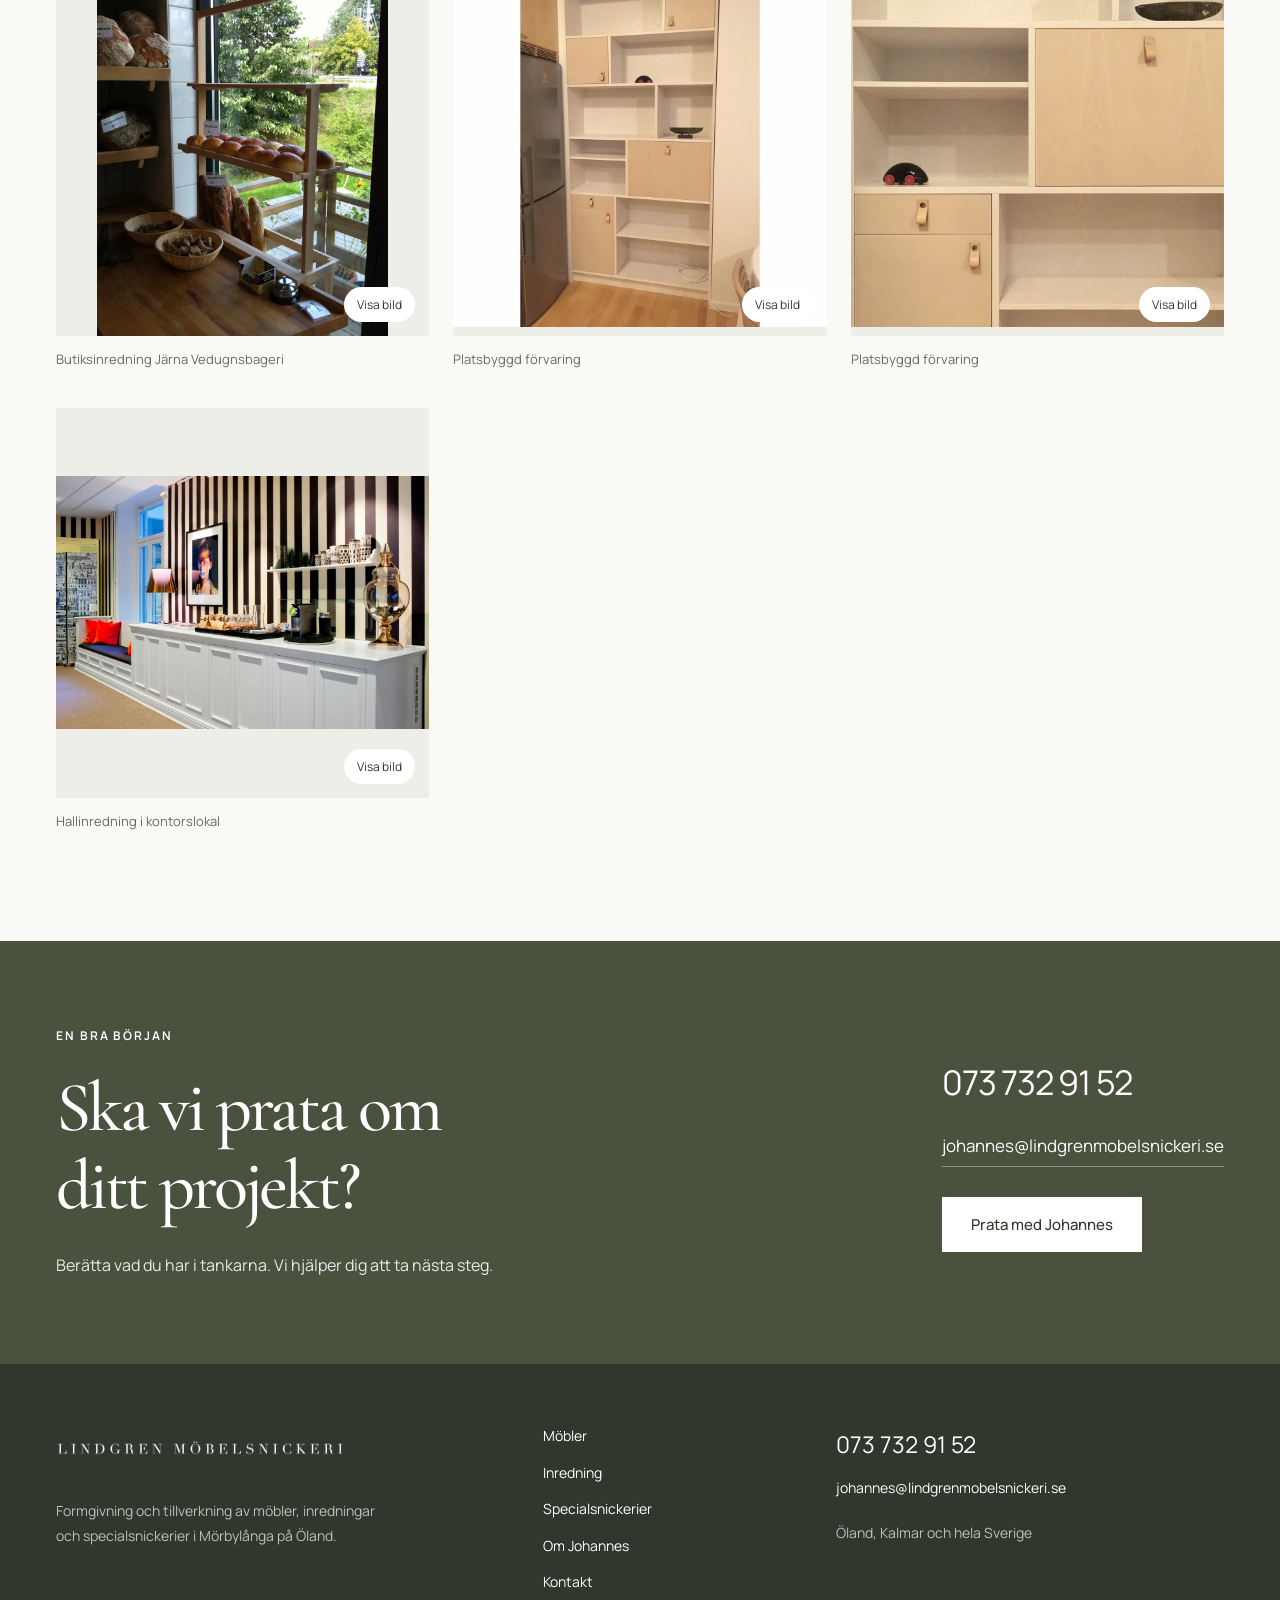
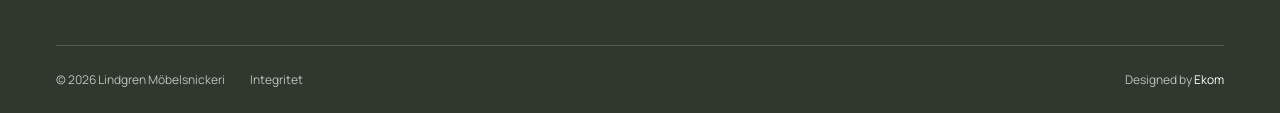
<file: inredning.html>
<!doctype html><html lang="sv"><head><meta charset="utf-8"><meta name="viewport" content="width=device-width,initial-scale=1"><title>Platsbyggda kök och inredningar | Lindgren Möbelsnickeri</title><meta name="description" content="Måttanpassade kök, bokhyllor, garderober och butiksinredning. Se projekt från Gammalsby, Solberga och Karlevi av Lindgren Möbelsnickeri."><meta name="theme-color" content="#4b5141"><link rel="canonical" href="https://www.lindgrenmobelsnickeri.se/inredning.html"><meta property="og:type" content="website"><meta property="og:locale" content="sv_SE"><meta property="og:title" content="Platsbyggda kök och inredningar | Lindgren Möbelsnickeri"><meta property="og:description" content="Måttanpassade kök, bokhyllor, garderober och butiksinredning. Se projekt från Gammalsby, Solberga och Karlevi av Lindgren Möbelsnickeri."><meta property="og:url" content="https://www.lindgrenmobelsnickeri.se/inredning.html"><meta property="og:image" content="https://www.lindgrenmobelsnickeri.se/assets/hero-inredning-desktop.webp"><meta name="twitter:card" content="summary_large_image"><link rel="icon" href="favicon.svg" type="image/svg+xml"><link rel="preload" href="assets/manrope.woff2" as="font" type="font/woff2" crossorigin><link rel="stylesheet" href="styles.css"><script defer src="script.js"></script><script type="application/ld+json">{"@context": "https://schema.org", "@type": "HomeAndConstructionBusiness", "name": "Lindgren Möbelsnickeri", "url": "https://www.lindgrenmobelsnickeri.se", "telephone": "+46737329152", "email": "johannes@lindgrenmobelsnickeri.se", "areaServed": "Öland, Kalmar och hela Sverige", "image": "https://www.lindgrenmobelsnickeri.se/assets/hero-inredning-desktop.webp", "description": "Formgivning och tillverkning av möbler, inredningar och specialsnickerier i Mörbylånga på Öland.", "address": {"@type": "PostalAddress", "streetAddress": "Köpmangatan 16", "postalCode": "386 50", "addressLocality": "Mörbylånga", "addressCountry": "SE"}}</script></head><body class="lindgren inner"><a class="skip" href="#main">Hoppa till innehållet</a><header class="site-header"><div class="nav-wrap"><a class="brand" href="index.html" aria-label="Lindgren Möbelsnickeri – startsida"><img src="assets/logga5-edited2.webp" alt="Lindgren Möbelsnickeri" class="" loading="lazy" decoding="async" width="1200" height="78"></a><nav class="desktop-nav" aria-label="Huvudmeny"><a href="mobler.html">Möbler</a><a href="inredning.html" aria-current="page">Inredning</a><a href="specialsnickerier.html">Specialsnickerier</a><a href="om-oss.html">Om Johannes</a><a href="kontakt.html">Kontakt</a></nav><a class="header-contact" aria-label="Ring 073 732 91 52" href="tel:+46737329152"><svg class="phone-icon" aria-hidden="true" width="20" height="20" viewBox="0 0 24 24" fill="none" stroke="currentColor" stroke-width="1.6"><path d="M8 3H4c-1 0-1 2-1 3 0 8 7 15 15 15 1 0 3 0 3-1v-4l-5-2-2 3a15 15 0 0 1-7-7l3-2-2-5Z"/></svg><span>073 732 91 52</span></a><button class="menu-toggle" aria-expanded="false" aria-controls="mobile-nav" aria-label="Öppna meny"><span></span><span></span></button></div><nav id="mobile-nav" hidden aria-label="Mobilmeny"><a href="mobler.html">Möbler</a><a href="inredning.html" aria-current="page">Inredning</a><a href="specialsnickerier.html">Specialsnickerier</a><a href="om-oss.html">Om Johannes</a><a href="kontakt.html">Kontakt</a><a class="nav-phone" href="tel:+46737329152">073 732 91 52</a><a href="mailto:johannes@lindgrenmobelsnickeri.se">johannes@lindgrenmobelsnickeri.se</a></nav></header><main id="main"><section class="page-title wrap"><p class="label">Platsbyggd inredning</p><h1>För ett rum.<br><em>För ett helt hem.</em></h1><p>Kök, garderober, bokhyllor och butiksinredningar. Allt formges efter platsen, hur den används och vem som ska leva eller arbeta där.</p></section><section class="wrap editorial-row"><img src="assets/jlindgren-10.webp" alt="Gammalsby – platsbyggt kök" class="" loading="lazy" decoding="async" width="733" height="1000"><div><p class="label">Drömkök på få kvadrat</p><h2>Gammalsby</h2><p>Ett massivt träkök som är anpassat efter husets karaktär och möter moderna krav på funktion och förvaringsmöjligheter. Det mesta i detta kök är speciallösningar anpassade efter rummets förutsättningar och mått. De enda skåpen som har standardmått är de som är anpassade efter vitvarorna. Kunden önskade många förvaringsmöjligheter för olika småprylar i sitt kök och därför har jag ritat in flera smålådor och öppna hyllor så att allt kan ha sin egen särskilda plats.</p><a class="button secondary" href="gammalsby.html">Se hela projektet</a></div></section><section class="wrap editorial-row"><img src="assets/jlindgren-1.webp" alt="Solberga – platsbyggt kök" class="" loading="lazy" decoding="async" width="1000" height="667"><div><p class="label">Luftigt kök för den stora familjen</p><h2>Solberga</h2><p>Ett kök att arbeta och leva i! Utgångspunkten för detta kök var att det skulle passa familjens vardagsliv, med allt från storkok, bullbak och läxläsning.</p><a class="button secondary" href="solberga.html">Se hela projektet</a></div></section><section class="wrap editorial-row"><img src="assets/karlevi-9.webp" alt="Karlevi – platsbyggt kök" class="" loading="lazy" decoding="async" width="800" height="1200"><div><p class="label">Modern inredning i furu</p><h2>Karlevi</h2><p>Platsbyggd inredning till sommarhus i Karlevi, Öland ritat av arkitekt Andrén&amp;Fogelström. Foto: Emmi Roosling</p><a class="button secondary" href="karlevi.html">Se hela projektet</a></div></section><section class="section wrap"><div class="section-heading"><div><p class="label">Fler arbeten</p><h2>Inredning i andra miljöer.</h2></div></div><div class="gallery"><figure><a class="gallery-open" href="assets/img-0519.webp" data-caption="Butiksinredning Terroir Suisse" aria-label="Visa större bild: Butiksinredning Terroir Suisse"><img src="assets/img-0519.webp" alt="Butiksinredning Terroir Suisse" class="" loading="lazy" decoding="async" width="896" height="1200"><span class="zoom-label">Visa bild</span></a><figcaption>Butiksinredning Terroir Suisse</figcaption></figure><figure><a class="gallery-open" href="assets/u1w4087.webp" data-caption="Inredning matrum" aria-label="Visa större bild: Inredning matrum"><img src="assets/u1w4087.webp" alt="Inredning matrum" class="" loading="lazy" decoding="async" width="849" height="1200"><span class="zoom-label">Visa bild</span></a><figcaption>Inredning matrum</figcaption></figure><figure><a class="gallery-open" href="assets/u1w4107.webp" data-caption="Inredning matrum" aria-label="Visa större bild: Inredning matrum"><img src="assets/u1w4107.webp" alt="Inredning matrum" class="" loading="lazy" decoding="async" width="1200" height="849"><span class="zoom-label">Visa bild</span></a><figcaption>Inredning matrum</figcaption></figure><figure><a class="gallery-open" href="assets/3-0.webp" data-caption="Butiksinredning Bonniers Konsthall" aria-label="Visa större bild: Butiksinredning Bonniers Konsthall"><img src="assets/3-0.webp" alt="Butiksinredning Bonniers Konsthall" class="" loading="lazy" decoding="async" width="600" height="444"><span class="zoom-label">Visa bild</span></a><figcaption>Butiksinredning Bonniers Konsthall</figcaption></figure><figure><a class="gallery-open" href="assets/img-7332-serialized1.webp" data-caption="Butiksinredning Panini Internatzionale" aria-label="Visa större bild: Butiksinredning Panini Internatzionale"><img src="assets/img-7332-serialized1.webp" alt="Butiksinredning Panini Internatzionale" class="" loading="lazy" decoding="async" width="900" height="1200"><span class="zoom-label">Visa bild</span></a><figcaption>Butiksinredning Panini Internatzionale</figcaption></figure><figure><a class="gallery-open" href="assets/6e5a50b7-cef9-4caf-a2a0-c8ecd9237b18.webp" data-caption="Butiksinredning Panini Internatzionale" aria-label="Visa större bild: Butiksinredning Panini Internatzionale"><img src="assets/6e5a50b7-cef9-4caf-a2a0-c8ecd9237b18.webp" alt="Butiksinredning Panini Internatzionale" class="" loading="lazy" decoding="async" width="1200" height="1200"><span class="zoom-label">Visa bild</span></a><figcaption>Butiksinredning Panini Internatzionale</figcaption></figure><figure><a class="gallery-open" href="assets/2-0.webp" data-caption="Butiksinredning Järna Vedugnsbageri" aria-label="Visa större bild: Butiksinredning Järna Vedugnsbageri"><img src="assets/2-0.webp" alt="Butiksinredning Järna Vedugnsbageri" class="" loading="lazy" decoding="async" width="896" height="1200"><span class="zoom-label">Visa bild</span></a><figcaption>Butiksinredning Järna Vedugnsbageri</figcaption></figure><figure><a class="gallery-open" href="assets/img-5857-serialized1.webp" data-caption="Platsbyggd förvaring" aria-label="Visa större bild: Platsbyggd förvaring"><img src="assets/img-5857-serialized1.webp" alt="Platsbyggd förvaring" class="" loading="lazy" decoding="async" width="1080" height="1080"><span class="zoom-label">Visa bild</span></a><figcaption>Platsbyggd förvaring</figcaption></figure><figure><a class="gallery-open" href="assets/img-5856.webp" data-caption="Platsbyggd förvaring" aria-label="Visa större bild: Platsbyggd förvaring"><img src="assets/img-5856.webp" alt="Platsbyggd förvaring" class="" loading="lazy" decoding="async" width="1080" height="1080"><span class="zoom-label">Visa bild</span></a><figcaption>Platsbyggd förvaring</figcaption></figure><figure><a class="gallery-open" href="assets/biblioteksgatan-8-jpg.webp" data-caption="Hallinredning i kontorslokal" aria-label="Visa större bild: Hallinredning i kontorslokal"><img src="assets/biblioteksgatan-8-jpg.webp" alt="Hallinredning i kontorslokal" class="" loading="lazy" decoding="async" width="1173" height="793"><span class="zoom-label">Visa bild</span></a><figcaption>Hallinredning i kontorslokal</figcaption></figure></div></section><section class="contact-cta"><div class="wrap"><div><p class="label">En bra början</p><h2>Ska vi prata om<br>ditt projekt?</h2><p>Berätta vad du har i tankarna. Vi hjälper dig att ta nästa steg.</p></div><div class="cta-links"><a href="tel:+46737329152">073 732 91 52</a><a href="mailto:johannes@lindgrenmobelsnickeri.se">johannes@lindgrenmobelsnickeri.se</a><a class="button light" href="kontakt.html">Prata med Johannes</a></div></div></section></main><footer><div class="footer-main wrap"><div><a class="brand" href="index.html" aria-label="Lindgren Möbelsnickeri – startsida"><img src="assets/logga5-edited2.webp" alt="Lindgren Möbelsnickeri" class="" loading="lazy" decoding="async" width="1200" height="78"></a><p>Formgivning och tillverkning av möbler, inredningar och specialsnickerier i Mörbylånga på Öland.</p></div><div class="footer-nav"><a href="mobler.html">Möbler</a><a href="inredning.html">Inredning</a><a href="specialsnickerier.html">Specialsnickerier</a><a href="om-oss.html">Om Johannes</a><a href="kontakt.html">Kontakt</a></div><div class="footer-contact"><a href="tel:+46737329152">073 732 91 52</a><a href="mailto:johannes@lindgrenmobelsnickeri.se">johannes@lindgrenmobelsnickeri.se</a><p>Öland, Kalmar och hela Sverige</p></div></div><div class="footer-bottom wrap"><span>© 2026 Lindgren Möbelsnickeri</span><a href="integritet.html">Integritet</a><span class="credit">Designed by <a href="https://ekom.se/">Ekom</a></span></div></footer><nav class="mobile-contact" aria-label="Snabbkontakt"><a href="tel:+46737329152">Ring oss</a><a href="kontakt.html">Prata med Johannes</a></nav><dialog class="lightbox" aria-label="Bildvisning"><button class="close-lightbox" aria-label="Stäng bildvisning">Stäng ×</button><img alt=""><p class="lightbox-caption"></p><div class="lightbox-actions"><button data-direction="-1" aria-label="Föregående bild">Föregående</button><span class="lightbox-counter" aria-live="polite"></span><button data-direction="1" aria-label="Nästa bild">Nästa</button></div></dialog></body></html>
</file>
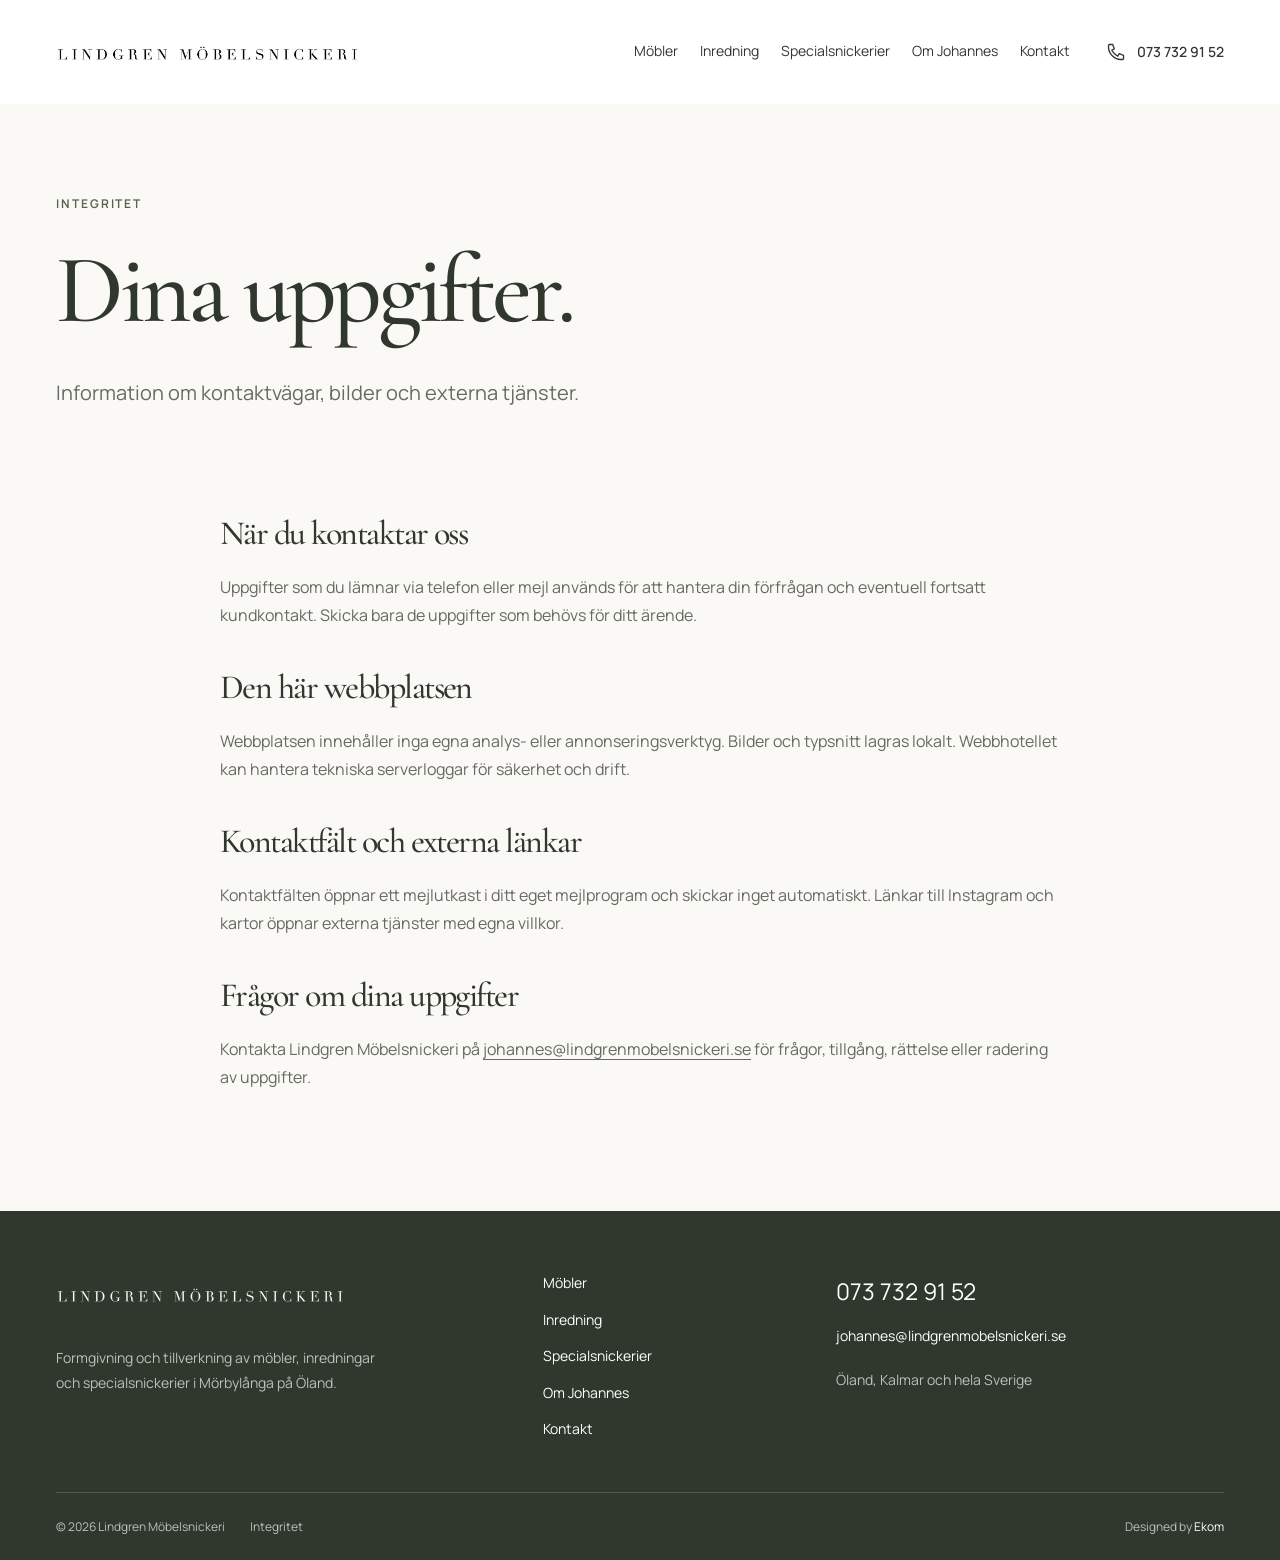
<file: integritet.html>
<!doctype html><html lang="sv"><head><meta charset="utf-8"><meta name="viewport" content="width=device-width,initial-scale=1"><title>Integritet | Lindgren Möbelsnickeri</title><meta name="description" content="Så hanteras kontakt och integritet på webbplatsen."><meta name="theme-color" content="#4b5141"><link rel="canonical" href="https://www.lindgrenmobelsnickeri.se/integritet.html"><meta property="og:type" content="website"><meta property="og:locale" content="sv_SE"><meta property="og:title" content="Integritet | Lindgren Möbelsnickeri"><meta property="og:description" content="Så hanteras kontakt och integritet på webbplatsen."><meta property="og:url" content="https://www.lindgrenmobelsnickeri.se/integritet.html"><meta property="og:image" content="https://www.lindgrenmobelsnickeri.se/assets/hero-inredning-desktop.webp"><meta name="twitter:card" content="summary_large_image"><link rel="icon" href="favicon.svg" type="image/svg+xml"><link rel="preload" href="assets/manrope.woff2" as="font" type="font/woff2" crossorigin><link rel="stylesheet" href="styles.css"><script defer src="script.js"></script><script type="application/ld+json">{"@context": "https://schema.org", "@type": "HomeAndConstructionBusiness", "name": "Lindgren Möbelsnickeri", "url": "https://www.lindgrenmobelsnickeri.se", "telephone": "+46737329152", "email": "johannes@lindgrenmobelsnickeri.se", "areaServed": "Öland, Kalmar och hela Sverige", "image": "https://www.lindgrenmobelsnickeri.se/assets/hero-inredning-desktop.webp", "description": "Formgivning och tillverkning av möbler, inredningar och specialsnickerier i Mörbylånga på Öland.", "address": {"@type": "PostalAddress", "streetAddress": "Köpmangatan 16", "postalCode": "386 50", "addressLocality": "Mörbylånga", "addressCountry": "SE"}}</script></head><body class="lindgren inner"><a class="skip" href="#main">Hoppa till innehållet</a><header class="site-header"><div class="nav-wrap"><a class="brand" href="index.html" aria-label="Lindgren Möbelsnickeri – startsida"><img src="assets/logga5-edited2.webp" alt="Lindgren Möbelsnickeri" class="" loading="lazy" decoding="async" width="1200" height="78"></a><nav class="desktop-nav" aria-label="Huvudmeny"><a href="mobler.html">Möbler</a><a href="inredning.html">Inredning</a><a href="specialsnickerier.html">Specialsnickerier</a><a href="om-oss.html">Om Johannes</a><a href="kontakt.html">Kontakt</a></nav><a class="header-contact" aria-label="Ring 073 732 91 52" href="tel:+46737329152"><svg class="phone-icon" aria-hidden="true" width="20" height="20" viewBox="0 0 24 24" fill="none" stroke="currentColor" stroke-width="1.6"><path d="M8 3H4c-1 0-1 2-1 3 0 8 7 15 15 15 1 0 3 0 3-1v-4l-5-2-2 3a15 15 0 0 1-7-7l3-2-2-5Z"/></svg><span>073 732 91 52</span></a><button class="menu-toggle" aria-expanded="false" aria-controls="mobile-nav" aria-label="Öppna meny"><span></span><span></span></button></div><nav id="mobile-nav" hidden aria-label="Mobilmeny"><a href="mobler.html">Möbler</a><a href="inredning.html">Inredning</a><a href="specialsnickerier.html">Specialsnickerier</a><a href="om-oss.html">Om Johannes</a><a href="kontakt.html">Kontakt</a><a class="nav-phone" href="tel:+46737329152">073 732 91 52</a><a href="mailto:johannes@lindgrenmobelsnickeri.se">johannes@lindgrenmobelsnickeri.se</a></nav></header><main id="main"><section class="page-title wrap"><p class="label">Integritet</p><h1>Dina uppgifter.</h1><p>Information om kontaktvägar, bilder och externa tjänster.</p></section><article class="prose wrap"><h2>När du kontaktar oss</h2><p>Uppgifter som du lämnar via telefon eller mejl används för att hantera din förfrågan och eventuell fortsatt kundkontakt. Skicka bara de uppgifter som behövs för ditt ärende.</p><h2>Den här webbplatsen</h2><p>Webbplatsen innehåller inga egna analys- eller annonseringsverktyg. Bilder och typsnitt lagras lokalt. Webbhotellet kan hantera tekniska serverloggar för säkerhet och drift.</p><h2>Kontaktfält och externa länkar</h2><p>Kontaktfälten öppnar ett mejlutkast i ditt eget mejlprogram och skickar inget automatiskt. Länkar till Instagram och kartor öppnar externa tjänster med egna villkor.</p><h2>Frågor om dina uppgifter</h2><p>Kontakta Lindgren Möbelsnickeri på <a href="mailto:johannes@lindgrenmobelsnickeri.se">johannes@lindgrenmobelsnickeri.se</a> för frågor, tillgång, rättelse eller radering av uppgifter.</p></article></main><footer><div class="footer-main wrap"><div><a class="brand" href="index.html" aria-label="Lindgren Möbelsnickeri – startsida"><img src="assets/logga5-edited2.webp" alt="Lindgren Möbelsnickeri" class="" loading="lazy" decoding="async" width="1200" height="78"></a><p>Formgivning och tillverkning av möbler, inredningar och specialsnickerier i Mörbylånga på Öland.</p></div><div class="footer-nav"><a href="mobler.html">Möbler</a><a href="inredning.html">Inredning</a><a href="specialsnickerier.html">Specialsnickerier</a><a href="om-oss.html">Om Johannes</a><a href="kontakt.html">Kontakt</a></div><div class="footer-contact"><a href="tel:+46737329152">073 732 91 52</a><a href="mailto:johannes@lindgrenmobelsnickeri.se">johannes@lindgrenmobelsnickeri.se</a><p>Öland, Kalmar och hela Sverige</p></div></div><div class="footer-bottom wrap"><span>© 2026 Lindgren Möbelsnickeri</span><a href="integritet.html">Integritet</a><span class="credit">Designed by <a href="https://ekom.se/">Ekom</a></span></div></footer><nav class="mobile-contact" aria-label="Snabbkontakt"><a href="tel:+46737329152">Ring oss</a><a href="kontakt.html">Prata med Johannes</a></nav><dialog class="lightbox" aria-label="Bildvisning"><button class="close-lightbox" aria-label="Stäng bildvisning">Stäng ×</button><img alt=""><p class="lightbox-caption"></p><div class="lightbox-actions"><button data-direction="-1" aria-label="Föregående bild">Föregående</button><span class="lightbox-counter" aria-live="polite"></span><button data-direction="1" aria-label="Nästa bild">Nästa</button></div></dialog></body></html>
</file>
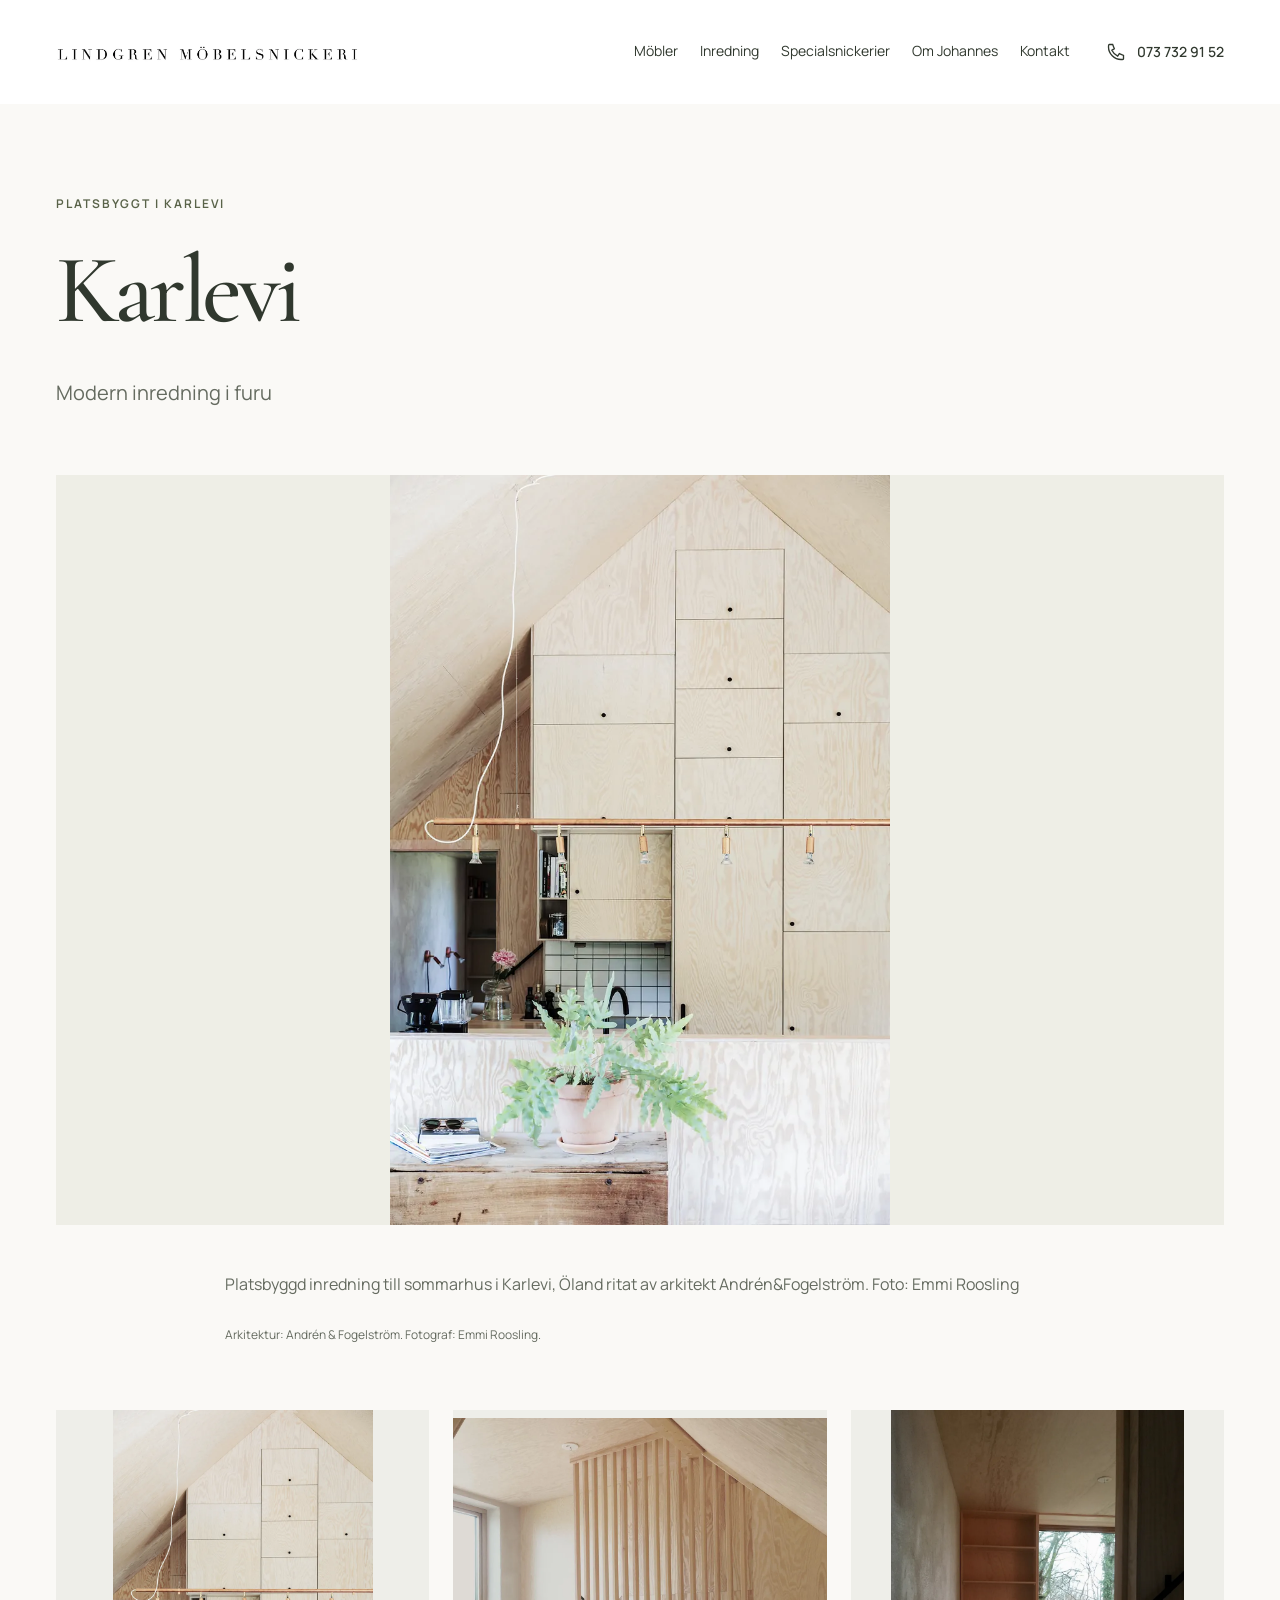
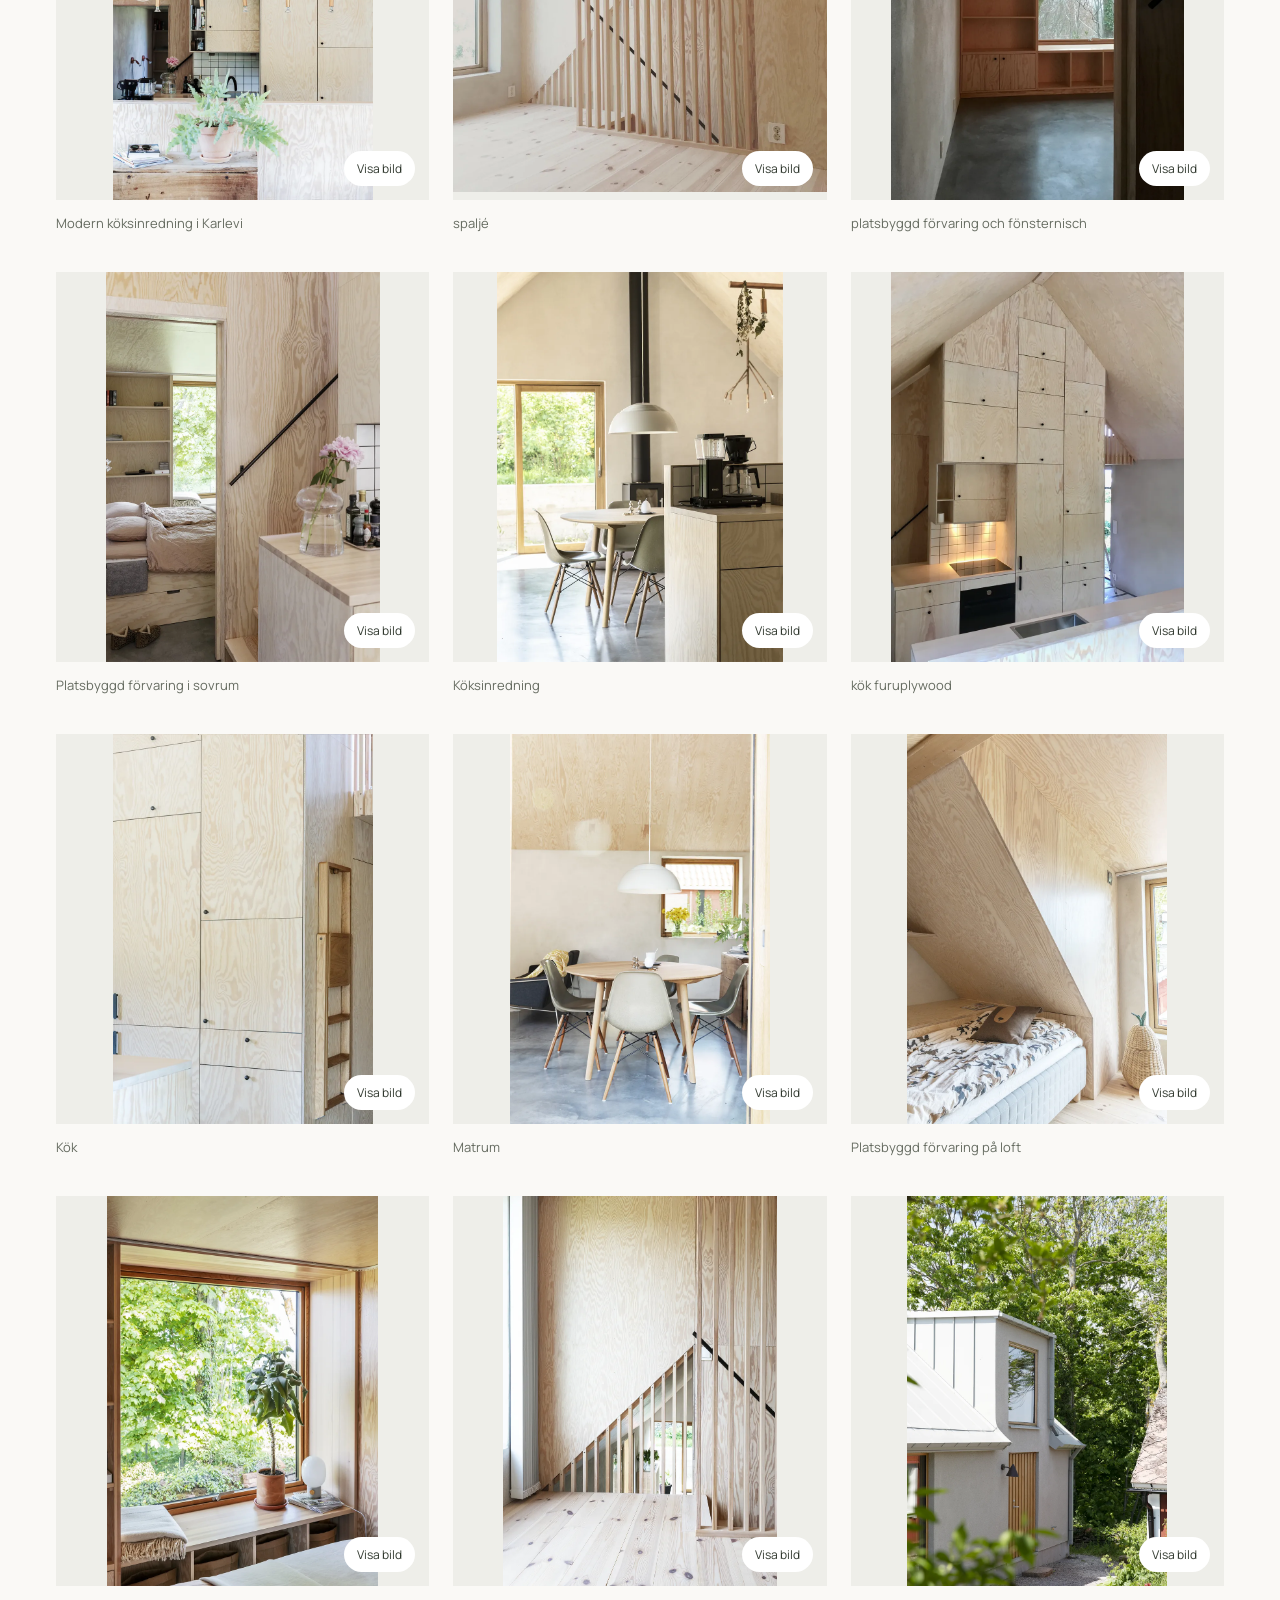
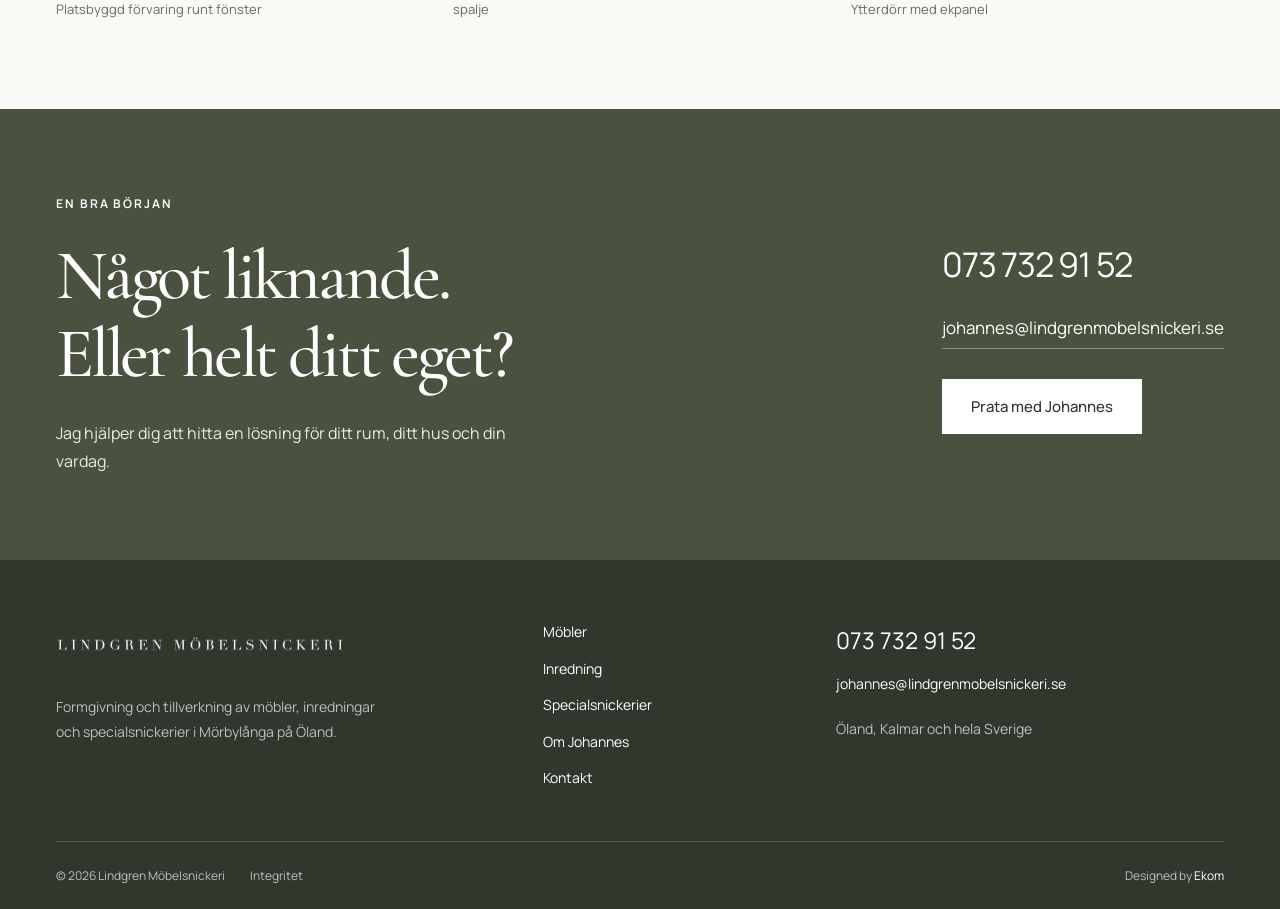
<file: karlevi.html>
<!doctype html><html lang="sv"><head><meta charset="utf-8"><meta name="viewport" content="width=device-width,initial-scale=1"><title>Platsbyggt kök i Karlevi | Lindgren Möbelsnickeri</title><meta name="description" content="Modern inredning i furu. Se bilder och detaljer från Lindgren Möbelsnickeri."><meta name="theme-color" content="#4b5141"><link rel="canonical" href="https://www.lindgrenmobelsnickeri.se/karlevi.html"><meta property="og:type" content="website"><meta property="og:locale" content="sv_SE"><meta property="og:title" content="Platsbyggt kök i Karlevi | Lindgren Möbelsnickeri"><meta property="og:description" content="Modern inredning i furu. Se bilder och detaljer från Lindgren Möbelsnickeri."><meta property="og:url" content="https://www.lindgrenmobelsnickeri.se/karlevi.html"><meta property="og:image" content="https://www.lindgrenmobelsnickeri.se/assets/hero-inredning-desktop.webp"><meta name="twitter:card" content="summary_large_image"><link rel="icon" href="favicon.svg" type="image/svg+xml"><link rel="preload" href="assets/manrope.woff2" as="font" type="font/woff2" crossorigin><link rel="stylesheet" href="styles.css"><script defer src="script.js"></script><script type="application/ld+json">{"@context": "https://schema.org", "@type": "HomeAndConstructionBusiness", "name": "Lindgren Möbelsnickeri", "url": "https://www.lindgrenmobelsnickeri.se", "telephone": "+46737329152", "email": "johannes@lindgrenmobelsnickeri.se", "areaServed": "Öland, Kalmar och hela Sverige", "image": "https://www.lindgrenmobelsnickeri.se/assets/hero-inredning-desktop.webp", "description": "Formgivning och tillverkning av möbler, inredningar och specialsnickerier i Mörbylånga på Öland.", "address": {"@type": "PostalAddress", "streetAddress": "Köpmangatan 16", "postalCode": "386 50", "addressLocality": "Mörbylånga", "addressCountry": "SE"}}</script></head><body class="lindgren inner"><a class="skip" href="#main">Hoppa till innehållet</a><header class="site-header"><div class="nav-wrap"><a class="brand" href="index.html" aria-label="Lindgren Möbelsnickeri – startsida"><img src="assets/logga5-edited2.webp" alt="Lindgren Möbelsnickeri" class="" loading="lazy" decoding="async" width="1200" height="78"></a><nav class="desktop-nav" aria-label="Huvudmeny"><a href="mobler.html">Möbler</a><a href="inredning.html">Inredning</a><a href="specialsnickerier.html">Specialsnickerier</a><a href="om-oss.html">Om Johannes</a><a href="kontakt.html">Kontakt</a></nav><a class="header-contact" aria-label="Ring 073 732 91 52" href="tel:+46737329152"><svg class="phone-icon" aria-hidden="true" width="20" height="20" viewBox="0 0 24 24" fill="none" stroke="currentColor" stroke-width="1.6"><path d="M8 3H4c-1 0-1 2-1 3 0 8 7 15 15 15 1 0 3 0 3-1v-4l-5-2-2 3a15 15 0 0 1-7-7l3-2-2-5Z"/></svg><span>073 732 91 52</span></a><button class="menu-toggle" aria-expanded="false" aria-controls="mobile-nav" aria-label="Öppna meny"><span></span><span></span></button></div><nav id="mobile-nav" hidden aria-label="Mobilmeny"><a href="mobler.html">Möbler</a><a href="inredning.html">Inredning</a><a href="specialsnickerier.html">Specialsnickerier</a><a href="om-oss.html">Om Johannes</a><a href="kontakt.html">Kontakt</a><a class="nav-phone" href="tel:+46737329152">073 732 91 52</a><a href="mailto:johannes@lindgrenmobelsnickeri.se">johannes@lindgrenmobelsnickeri.se</a></nav></header><main id="main"><section class="page-title wrap"><p class="label">Platsbyggt i Karlevi</p><h1>Karlevi</h1><p>Modern inredning i furu</p></section><section class="project-lead wrap"><img src="assets/karlevi-9.webp" alt="Karlevi – inredning" class="" loading="lazy" decoding="async" width="800" height="1200"><div><p>Platsbyggd inredning till sommarhus i Karlevi, Öland ritat av arkitekt Andrén&amp;Fogelström. Foto: Emmi Roosling</p><p class="source-note">Arkitektur: Andrén & Fogelström. Fotograf: Emmi Roosling.</p></div></section><section class="wrap gallery-section"><div class="gallery"><figure><a class="gallery-open" href="assets/karlevi-9.webp" data-caption="Modern köksinredning i Karlevi" aria-label="Visa större bild: Modern köksinredning i Karlevi"><img src="assets/karlevi-9.webp" alt="Modern köksinredning i Karlevi" class="" loading="lazy" decoding="async" width="800" height="1200"><span class="zoom-label">Visa bild</span></a><figcaption>Modern köksinredning i Karlevi</figcaption></figure><figure><a class="gallery-open" href="assets/638207fe-8299-4b37-92ef-09b52140266e-2.webp" data-caption="spaljé" aria-label="Visa större bild: spaljé"><img src="assets/638207fe-8299-4b37-92ef-09b52140266e-2.webp" alt="spaljé" class="" loading="lazy" decoding="async" width="1200" height="1200"><span class="zoom-label">Visa bild</span></a><figcaption>spaljé</figcaption></figure><figure><a class="gallery-open" href="assets/img-7261-2.webp" data-caption="platsbyggd förvaring och fönsternisch" aria-label="Visa större bild: platsbyggd förvaring och fönsternisch"><img src="assets/img-7261-2.webp" alt="platsbyggd förvaring och fönsternisch" class="" loading="lazy" decoding="async" width="900" height="1200"><span class="zoom-label">Visa bild</span></a><figcaption>platsbyggd förvaring och fönsternisch</figcaption></figure><figure><a class="gallery-open" href="assets/karlevi-16.webp" data-caption="Platsbyggd förvaring i sovrum" aria-label="Visa större bild: Platsbyggd förvaring i sovrum"><img src="assets/karlevi-16.webp" alt="Platsbyggd förvaring i sovrum" class="" loading="lazy" decoding="async" width="843" height="1200"><span class="zoom-label">Visa bild</span></a><figcaption>Platsbyggd förvaring i sovrum</figcaption></figure><figure><a class="gallery-open" href="assets/karlevi-23.webp" data-caption="Köksinredning" aria-label="Visa större bild: Köksinredning"><img src="assets/karlevi-23.webp" alt="Köksinredning" class="" loading="lazy" decoding="async" width="879" height="1200"><span class="zoom-label">Visa bild</span></a><figcaption>Köksinredning</figcaption></figure><figure><a class="gallery-open" href="assets/img-6826.webp" data-caption="kök furuplywood" aria-label="Visa större bild: kök furuplywood"><img src="assets/img-6826.webp" alt="kök furuplywood" class="" loading="lazy" decoding="async" width="900" height="1200"><span class="zoom-label">Visa bild</span></a><figcaption>kök furuplywood</figcaption></figure><figure><a class="gallery-open" href="assets/karlevi-8.webp" data-caption="Kök" aria-label="Visa större bild: Kök"><img src="assets/karlevi-8.webp" alt="Kök" class="" loading="lazy" decoding="async" width="800" height="1200"><span class="zoom-label">Visa bild</span></a><figcaption>Kök</figcaption></figure><figure><a class="gallery-open" href="assets/karlevi-19.webp" data-caption="Matrum" aria-label="Visa större bild: Matrum"><img src="assets/karlevi-19.webp" alt="Matrum" class="" loading="lazy" decoding="async" width="800" height="1200"><span class="zoom-label">Visa bild</span></a><figcaption>Matrum</figcaption></figure><figure><a class="gallery-open" href="assets/karlevi-20.webp" data-caption="Platsbyggd förvaring på loft" aria-label="Visa större bild: Platsbyggd förvaring på loft"><img src="assets/karlevi-20.webp" alt="Platsbyggd förvaring på loft" class="" loading="lazy" decoding="async" width="800" height="1200"><span class="zoom-label">Visa bild</span></a><figcaption>Platsbyggd förvaring på loft</figcaption></figure><figure><a class="gallery-open" href="assets/karlevi-10.webp" data-caption="Platsbyggd förvaring runt fönster" aria-label="Visa större bild: Platsbyggd förvaring runt fönster"><img src="assets/karlevi-10.webp" alt="Platsbyggd förvaring runt fönster" class="" loading="lazy" decoding="async" width="833" height="1200"><span class="zoom-label">Visa bild</span></a><figcaption>Platsbyggd förvaring runt fönster</figcaption></figure><figure><a class="gallery-open" href="assets/karlevi-18.webp" data-caption="spalje" aria-label="Visa större bild: spalje"><img src="assets/karlevi-18.webp" alt="spalje" class="" loading="lazy" decoding="async" width="843" height="1200"><span class="zoom-label">Visa bild</span></a><figcaption>spalje</figcaption></figure><figure><a class="gallery-open" href="assets/karlevi-15.webp" data-caption="Ytterdörr med ekpanel" aria-label="Visa större bild: Ytterdörr med ekpanel"><img src="assets/karlevi-15.webp" alt="Ytterdörr med ekpanel" class="" loading="lazy" decoding="async" width="800" height="1200"><span class="zoom-label">Visa bild</span></a><figcaption>Ytterdörr med ekpanel</figcaption></figure></div></section><section class="contact-cta"><div class="wrap"><div><p class="label">En bra början</p><h2>Något liknande.<br>Eller helt ditt eget?</h2><p>Jag hjälper dig att hitta en lösning för ditt rum, ditt hus och din vardag.</p></div><div class="cta-links"><a href="tel:+46737329152">073 732 91 52</a><a href="mailto:johannes@lindgrenmobelsnickeri.se">johannes@lindgrenmobelsnickeri.se</a><a class="button light" href="kontakt.html">Prata med Johannes</a></div></div></section></main><footer><div class="footer-main wrap"><div><a class="brand" href="index.html" aria-label="Lindgren Möbelsnickeri – startsida"><img src="assets/logga5-edited2.webp" alt="Lindgren Möbelsnickeri" class="" loading="lazy" decoding="async" width="1200" height="78"></a><p>Formgivning och tillverkning av möbler, inredningar och specialsnickerier i Mörbylånga på Öland.</p></div><div class="footer-nav"><a href="mobler.html">Möbler</a><a href="inredning.html">Inredning</a><a href="specialsnickerier.html">Specialsnickerier</a><a href="om-oss.html">Om Johannes</a><a href="kontakt.html">Kontakt</a></div><div class="footer-contact"><a href="tel:+46737329152">073 732 91 52</a><a href="mailto:johannes@lindgrenmobelsnickeri.se">johannes@lindgrenmobelsnickeri.se</a><p>Öland, Kalmar och hela Sverige</p></div></div><div class="footer-bottom wrap"><span>© 2026 Lindgren Möbelsnickeri</span><a href="integritet.html">Integritet</a><span class="credit">Designed by <a href="https://ekom.se/">Ekom</a></span></div></footer><nav class="mobile-contact" aria-label="Snabbkontakt"><a href="tel:+46737329152">Ring oss</a><a href="kontakt.html">Prata med Johannes</a></nav><dialog class="lightbox" aria-label="Bildvisning"><button class="close-lightbox" aria-label="Stäng bildvisning">Stäng ×</button><img alt=""><p class="lightbox-caption"></p><div class="lightbox-actions"><button data-direction="-1" aria-label="Föregående bild">Föregående</button><span class="lightbox-counter" aria-live="polite"></span><button data-direction="1" aria-label="Nästa bild">Nästa</button></div></dialog></body></html>
</file>
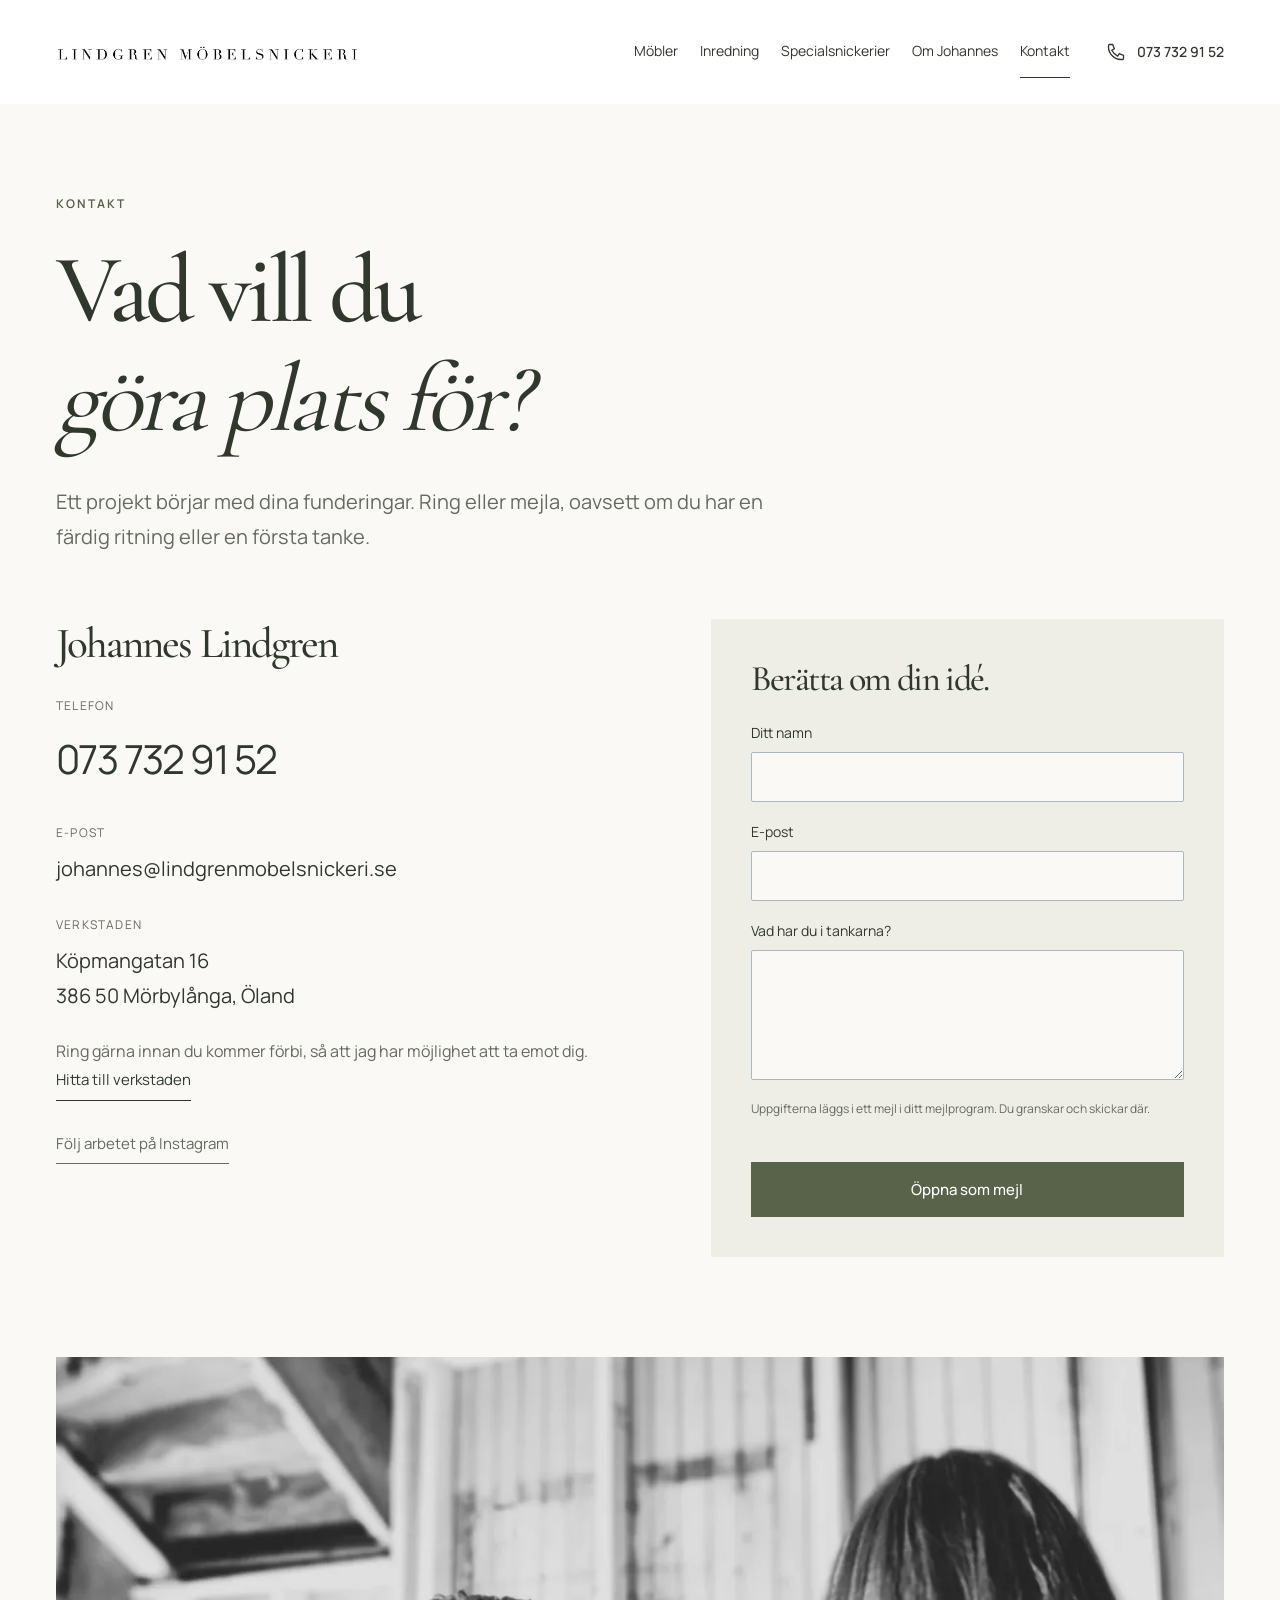
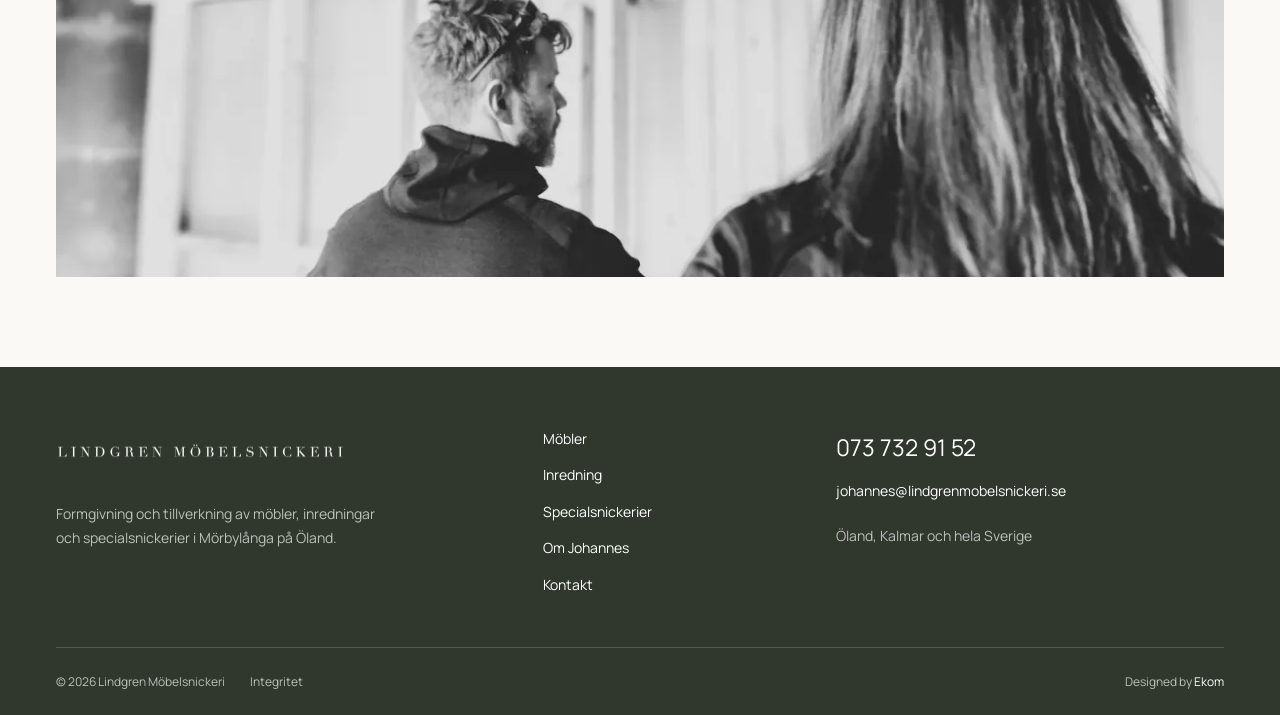
<file: kontakt.html>
<!doctype html><html lang="sv"><head><meta charset="utf-8"><meta name="viewport" content="width=device-width,initial-scale=1"><title>Kontakta Johannes i Mörbylånga | Lindgren Möbelsnickeri</title><meta name="description" content="Kontakta Lindgren Möbelsnickeri: 073 732 91 52, johannes@lindgrenmobelsnickeri.se. Besök verkstaden på Köpmangatan 16 i Mörbylånga efter överenskommelse."><meta name="theme-color" content="#4b5141"><link rel="canonical" href="https://www.lindgrenmobelsnickeri.se/kontakt.html"><meta property="og:type" content="website"><meta property="og:locale" content="sv_SE"><meta property="og:title" content="Kontakta Johannes i Mörbylånga | Lindgren Möbelsnickeri"><meta property="og:description" content="Kontakta Lindgren Möbelsnickeri: 073 732 91 52, johannes@lindgrenmobelsnickeri.se. Besök verkstaden på Köpmangatan 16 i Mörbylånga efter överenskommelse."><meta property="og:url" content="https://www.lindgrenmobelsnickeri.se/kontakt.html"><meta property="og:image" content="https://www.lindgrenmobelsnickeri.se/assets/hero-inredning-desktop.webp"><meta name="twitter:card" content="summary_large_image"><link rel="icon" href="favicon.svg" type="image/svg+xml"><link rel="preload" href="assets/manrope.woff2" as="font" type="font/woff2" crossorigin><link rel="stylesheet" href="styles.css"><script defer src="script.js"></script><script type="application/ld+json">{"@context": "https://schema.org", "@type": "HomeAndConstructionBusiness", "name": "Lindgren Möbelsnickeri", "url": "https://www.lindgrenmobelsnickeri.se", "telephone": "+46737329152", "email": "johannes@lindgrenmobelsnickeri.se", "areaServed": "Öland, Kalmar och hela Sverige", "image": "https://www.lindgrenmobelsnickeri.se/assets/hero-inredning-desktop.webp", "description": "Formgivning och tillverkning av möbler, inredningar och specialsnickerier i Mörbylånga på Öland.", "address": {"@type": "PostalAddress", "streetAddress": "Köpmangatan 16", "postalCode": "386 50", "addressLocality": "Mörbylånga", "addressCountry": "SE"}}</script></head><body class="lindgren inner"><a class="skip" href="#main">Hoppa till innehållet</a><header class="site-header"><div class="nav-wrap"><a class="brand" href="index.html" aria-label="Lindgren Möbelsnickeri – startsida"><img src="assets/logga5-edited2.webp" alt="Lindgren Möbelsnickeri" class="" loading="lazy" decoding="async" width="1200" height="78"></a><nav class="desktop-nav" aria-label="Huvudmeny"><a href="mobler.html">Möbler</a><a href="inredning.html">Inredning</a><a href="specialsnickerier.html">Specialsnickerier</a><a href="om-oss.html">Om Johannes</a><a href="kontakt.html" aria-current="page">Kontakt</a></nav><a class="header-contact" aria-label="Ring 073 732 91 52" href="tel:+46737329152"><svg class="phone-icon" aria-hidden="true" width="20" height="20" viewBox="0 0 24 24" fill="none" stroke="currentColor" stroke-width="1.6"><path d="M8 3H4c-1 0-1 2-1 3 0 8 7 15 15 15 1 0 3 0 3-1v-4l-5-2-2 3a15 15 0 0 1-7-7l3-2-2-5Z"/></svg><span>073 732 91 52</span></a><button class="menu-toggle" aria-expanded="false" aria-controls="mobile-nav" aria-label="Öppna meny"><span></span><span></span></button></div><nav id="mobile-nav" hidden aria-label="Mobilmeny"><a href="mobler.html">Möbler</a><a href="inredning.html">Inredning</a><a href="specialsnickerier.html">Specialsnickerier</a><a href="om-oss.html">Om Johannes</a><a href="kontakt.html" aria-current="page">Kontakt</a><a class="nav-phone" href="tel:+46737329152">073 732 91 52</a><a href="mailto:johannes@lindgrenmobelsnickeri.se">johannes@lindgrenmobelsnickeri.se</a></nav></header><main id="main"><section class="page-title wrap"><p class="label">Kontakt</p><h1>Vad vill du<br><em>göra plats för?</em></h1><p>Ett projekt börjar med dina funderingar. Ring eller mejla, oavsett om du har en färdig ritning eller en första tanke.</p></section><section class="contact-layout wrap"><div class="contact-info"><h2>Johannes Lindgren</h2><dl><dt>Telefon</dt><dd><a class="phone-big" href="tel:+46737329152">073 732 91 52</a></dd><dt>E-post</dt><dd><a href="mailto:johannes@lindgrenmobelsnickeri.se">johannes@lindgrenmobelsnickeri.se</a></dd><dt>Verkstaden</dt><dd>Köpmangatan 16<br>386 50 Mörbylånga, Öland</dd></dl><p style="margin-top:24px">Ring gärna innan du kommer förbi, så att jag har möjlighet att ta emot dig.</p><a class="text-link" href="https://www.google.com/maps/search/?api=1&query=LINDGREN%20M%C3%96BELSNICKERI%2C%20K%C3%B6pmangatan%2016%2C%2038650%20M%C3%B6rbyl%C3%A5nga%2C%20Sweden">Hitta till verkstaden</a><p style="margin-top:28px"><a class="text-link" href="https://instagram.com/lindgrenmobelsnickeri/">Följ arbetet på Instagram</a></p></div><div class="contact-panel"><h2>Berätta om din idé.</h2><form class="contact-form" data-email="johannes@lindgrenmobelsnickeri.se"><label>Ditt namn<input name="Namn" autocomplete="name" required></label><label>E-post<input name="E-post" type="email" autocomplete="email" required></label><label>Vad har du i tankarna?<textarea name="Meddelande" required></textarea></label><p class="fine">Uppgifterna läggs i ett mejl i ditt mejlprogram. Du granskar och skickar där.</p><button class="button" type="submit">Öppna som mejl</button><p class="form-result" role="status" hidden></p></form></div></section><section class="wrap contact-photo"><img src="assets/bild-kundmote.webp" alt="Ett kundmöte i Lindgren Möbelsnickeris verkstad" class="" loading="lazy" decoding="async" width="1200" height="900"></section></main><footer><div class="footer-main wrap"><div><a class="brand" href="index.html" aria-label="Lindgren Möbelsnickeri – startsida"><img src="assets/logga5-edited2.webp" alt="Lindgren Möbelsnickeri" class="" loading="lazy" decoding="async" width="1200" height="78"></a><p>Formgivning och tillverkning av möbler, inredningar och specialsnickerier i Mörbylånga på Öland.</p></div><div class="footer-nav"><a href="mobler.html">Möbler</a><a href="inredning.html">Inredning</a><a href="specialsnickerier.html">Specialsnickerier</a><a href="om-oss.html">Om Johannes</a><a href="kontakt.html">Kontakt</a></div><div class="footer-contact"><a href="tel:+46737329152">073 732 91 52</a><a href="mailto:johannes@lindgrenmobelsnickeri.se">johannes@lindgrenmobelsnickeri.se</a><p>Öland, Kalmar och hela Sverige</p></div></div><div class="footer-bottom wrap"><span>© 2026 Lindgren Möbelsnickeri</span><a href="integritet.html">Integritet</a><span class="credit">Designed by <a href="https://ekom.se/">Ekom</a></span></div></footer><nav class="mobile-contact" aria-label="Snabbkontakt"><a href="tel:+46737329152">Ring oss</a><a href="kontakt.html">Prata med Johannes</a></nav><dialog class="lightbox" aria-label="Bildvisning"><button class="close-lightbox" aria-label="Stäng bildvisning">Stäng ×</button><img alt=""><p class="lightbox-caption"></p><div class="lightbox-actions"><button data-direction="-1" aria-label="Föregående bild">Föregående</button><span class="lightbox-counter" aria-live="polite"></span><button data-direction="1" aria-label="Nästa bild">Nästa</button></div></dialog></body></html>
</file>
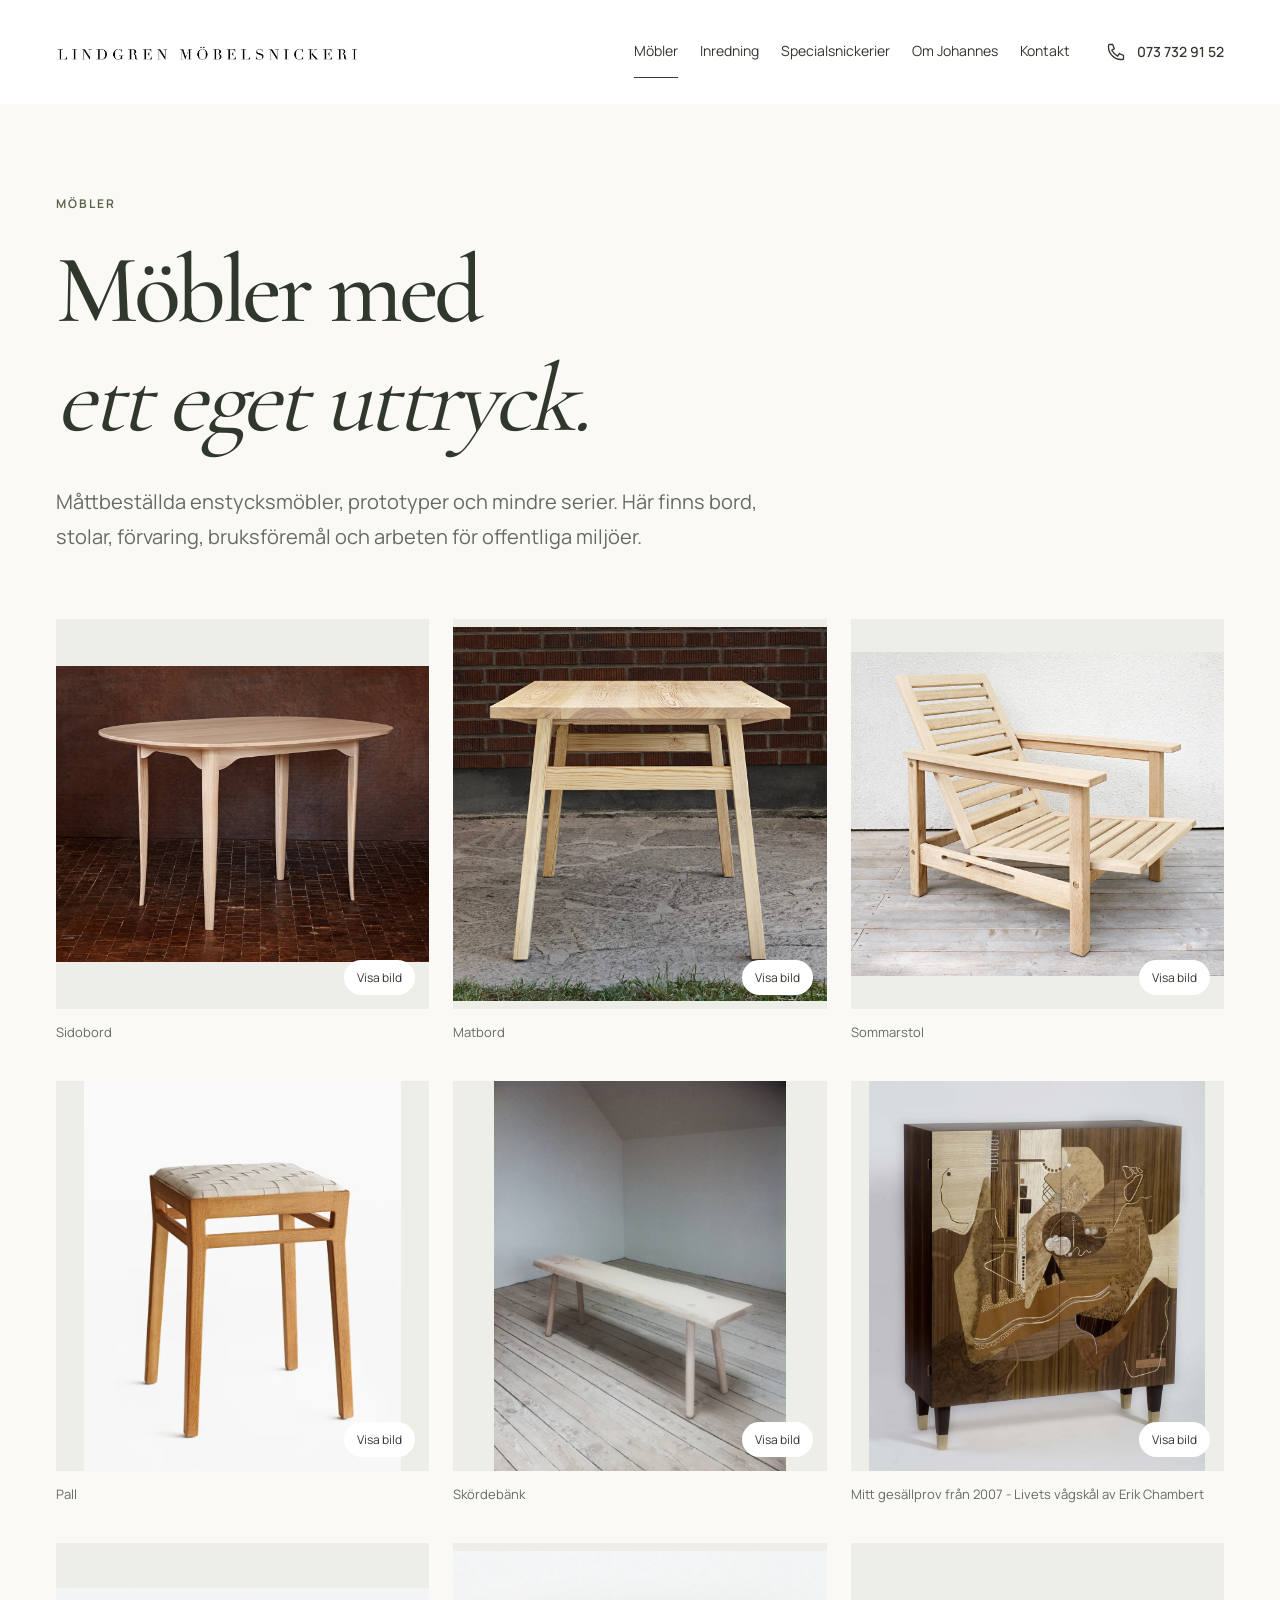
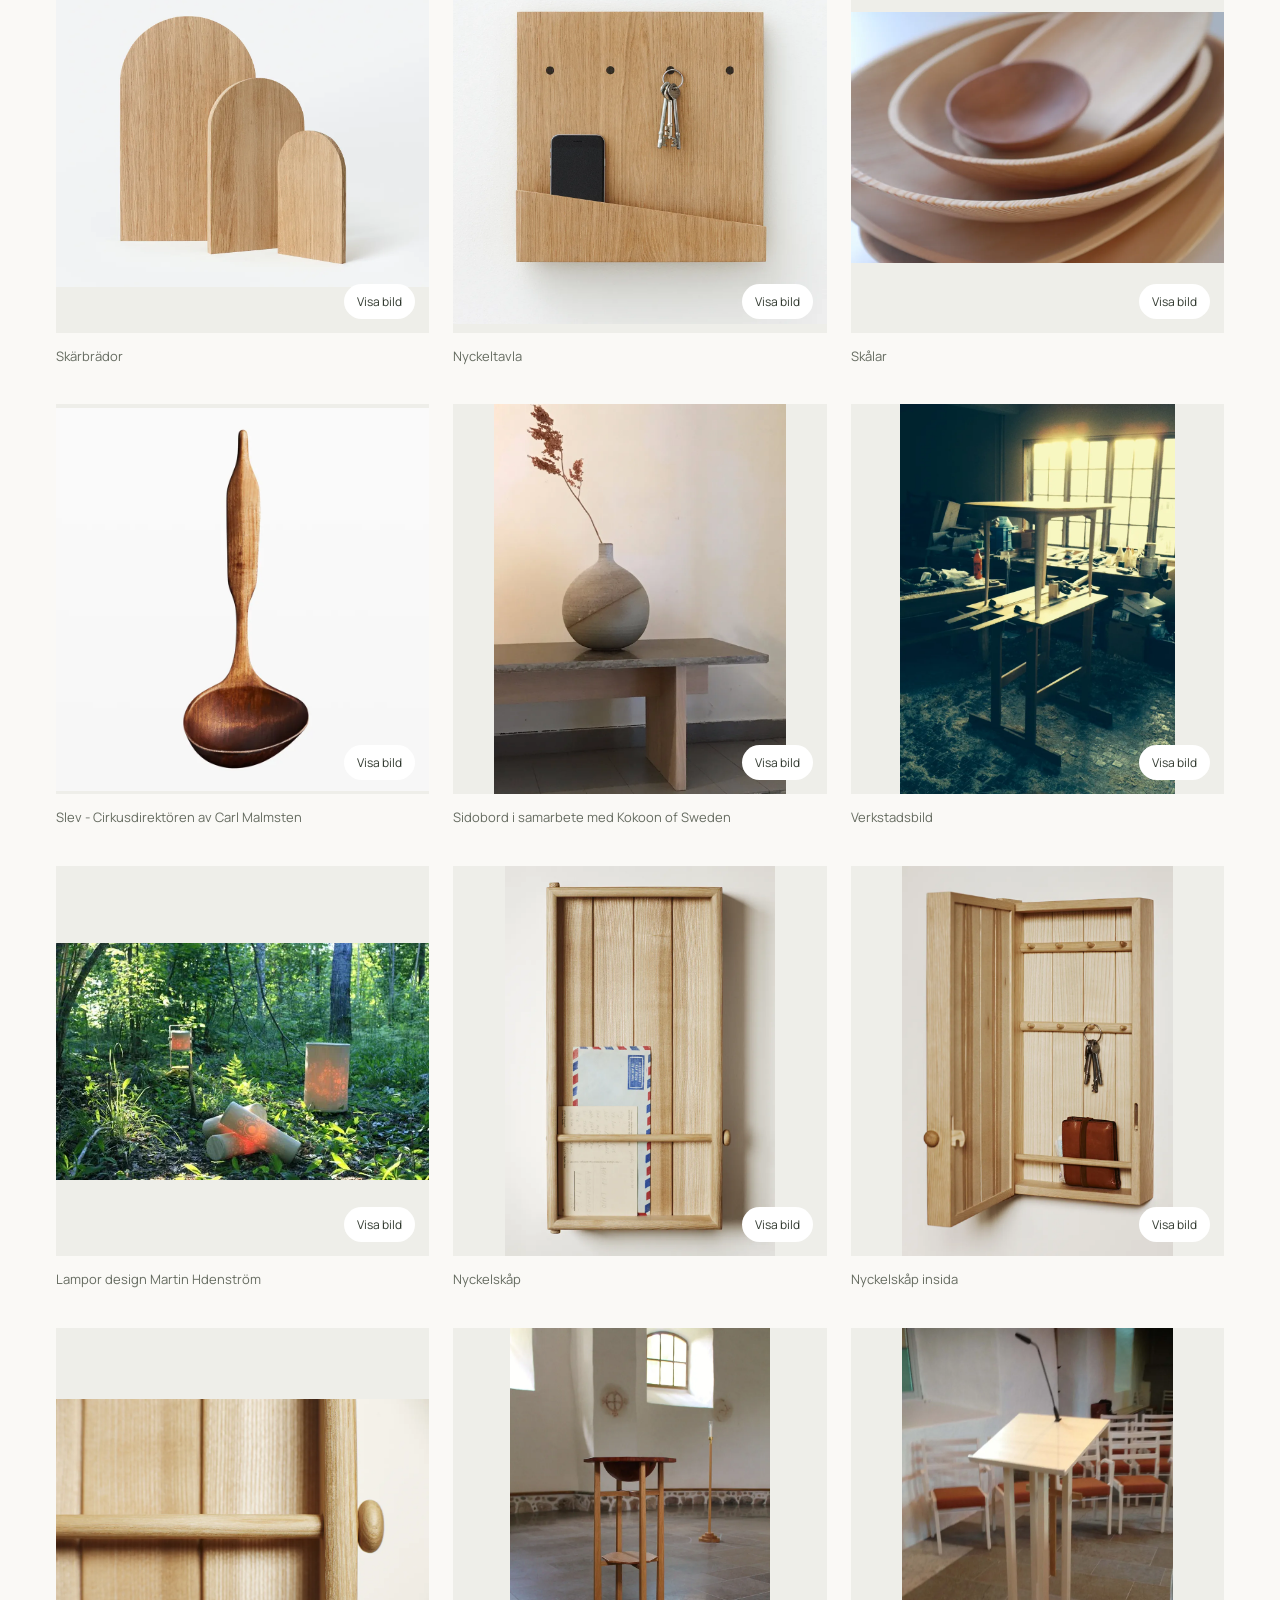
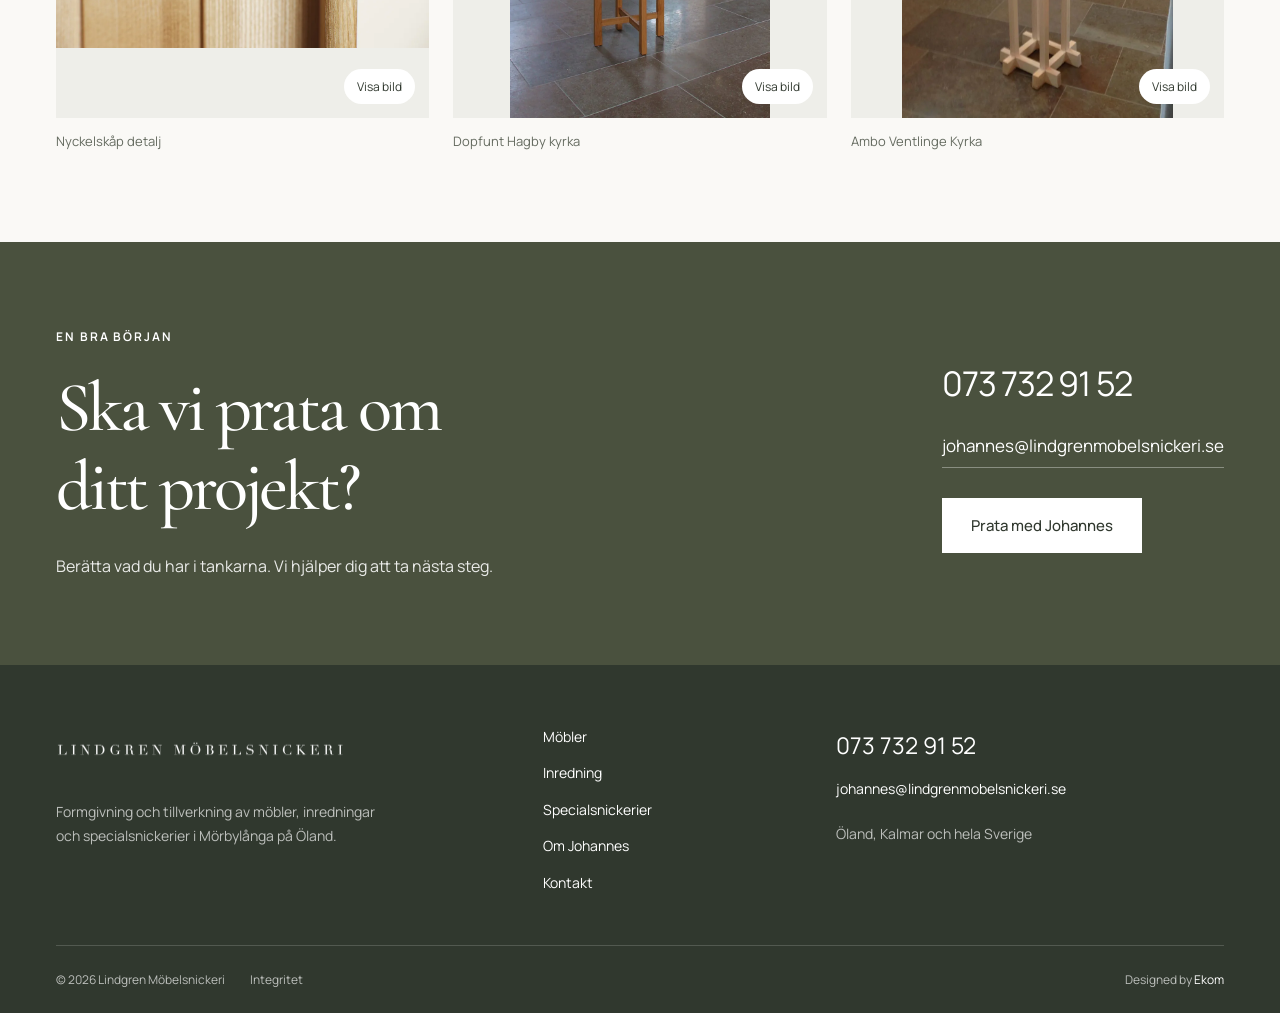
<file: mobler.html>
<!doctype html><html lang="sv"><head><meta charset="utf-8"><meta name="viewport" content="width=device-width,initial-scale=1"><title>Möbler på beställning | Lindgren Möbelsnickeri</title><meta name="description" content="Måttbeställda enstycksmöbler, prototyper och mindre serier. Här finns bord, stolar, förvaring, bruksföremål och arbeten för offentliga miljöer."><meta name="theme-color" content="#4b5141"><link rel="canonical" href="https://www.lindgrenmobelsnickeri.se/mobler.html"><meta property="og:type" content="website"><meta property="og:locale" content="sv_SE"><meta property="og:title" content="Möbler på beställning | Lindgren Möbelsnickeri"><meta property="og:description" content="Måttbeställda enstycksmöbler, prototyper och mindre serier. Här finns bord, stolar, förvaring, bruksföremål och arbeten för offentliga miljöer."><meta property="og:url" content="https://www.lindgrenmobelsnickeri.se/mobler.html"><meta property="og:image" content="https://www.lindgrenmobelsnickeri.se/assets/hero-inredning-desktop.webp"><meta name="twitter:card" content="summary_large_image"><link rel="icon" href="favicon.svg" type="image/svg+xml"><link rel="preload" href="assets/manrope.woff2" as="font" type="font/woff2" crossorigin><link rel="stylesheet" href="styles.css"><script defer src="script.js"></script><script type="application/ld+json">{"@context": "https://schema.org", "@type": "HomeAndConstructionBusiness", "name": "Lindgren Möbelsnickeri", "url": "https://www.lindgrenmobelsnickeri.se", "telephone": "+46737329152", "email": "johannes@lindgrenmobelsnickeri.se", "areaServed": "Öland, Kalmar och hela Sverige", "image": "https://www.lindgrenmobelsnickeri.se/assets/hero-inredning-desktop.webp", "description": "Formgivning och tillverkning av möbler, inredningar och specialsnickerier i Mörbylånga på Öland.", "address": {"@type": "PostalAddress", "streetAddress": "Köpmangatan 16", "postalCode": "386 50", "addressLocality": "Mörbylånga", "addressCountry": "SE"}}</script></head><body class="lindgren inner"><a class="skip" href="#main">Hoppa till innehållet</a><header class="site-header"><div class="nav-wrap"><a class="brand" href="index.html" aria-label="Lindgren Möbelsnickeri – startsida"><img src="assets/logga5-edited2.webp" alt="Lindgren Möbelsnickeri" class="" loading="lazy" decoding="async" width="1200" height="78"></a><nav class="desktop-nav" aria-label="Huvudmeny"><a href="mobler.html" aria-current="page">Möbler</a><a href="inredning.html">Inredning</a><a href="specialsnickerier.html">Specialsnickerier</a><a href="om-oss.html">Om Johannes</a><a href="kontakt.html">Kontakt</a></nav><a class="header-contact" aria-label="Ring 073 732 91 52" href="tel:+46737329152"><svg class="phone-icon" aria-hidden="true" width="20" height="20" viewBox="0 0 24 24" fill="none" stroke="currentColor" stroke-width="1.6"><path d="M8 3H4c-1 0-1 2-1 3 0 8 7 15 15 15 1 0 3 0 3-1v-4l-5-2-2 3a15 15 0 0 1-7-7l3-2-2-5Z"/></svg><span>073 732 91 52</span></a><button class="menu-toggle" aria-expanded="false" aria-controls="mobile-nav" aria-label="Öppna meny"><span></span><span></span></button></div><nav id="mobile-nav" hidden aria-label="Mobilmeny"><a href="mobler.html" aria-current="page">Möbler</a><a href="inredning.html">Inredning</a><a href="specialsnickerier.html">Specialsnickerier</a><a href="om-oss.html">Om Johannes</a><a href="kontakt.html">Kontakt</a><a class="nav-phone" href="tel:+46737329152">073 732 91 52</a><a href="mailto:johannes@lindgrenmobelsnickeri.se">johannes@lindgrenmobelsnickeri.se</a></nav></header><main id="main"><section class="page-title wrap"><p class="label">Möbler</p><h1>Möbler med<br><em>ett eget uttryck.</em></h1><p>Måttbeställda enstycksmöbler, prototyper och mindre serier. Här finns bord, stolar, förvaring, bruksföremål och arbeten för offentliga miljöer.</p></section><section class="wrap gallery-section"><div class="gallery"><figure><a class="gallery-open" href="assets/0835.webp" data-caption="Sidobord" aria-label="Visa större bild: Sidobord"><img src="assets/0835.webp" alt="Sidobord" class="" loading="lazy" decoding="async" width="1200" height="952"><span class="zoom-label">Visa bild</span></a><figcaption>Sidobord</figcaption></figure><figure><a class="gallery-open" href="assets/u1w2622.webp" data-caption="Matbord" aria-label="Visa större bild: Matbord"><img src="assets/u1w2622.webp" alt="Matbord" class="" loading="lazy" decoding="async" width="1200" height="1200"><span class="zoom-label">Visa bild</span></a><figcaption>Matbord</figcaption></figure><figure><a class="gallery-open" href="assets/u1w2145.webp" data-caption="Sommarstol" aria-label="Visa större bild: Sommarstol"><img src="assets/u1w2145.webp" alt="Sommarstol" class="" loading="lazy" decoding="async" width="1200" height="1044"><span class="zoom-label">Visa bild</span></a><figcaption>Sommarstol</figcaption></figure><figure><a class="gallery-open" href="assets/u1w8880.webp" data-caption="Pall" aria-label="Visa större bild: Pall"><img src="assets/u1w8880.webp" alt="Pall" class="" loading="lazy" decoding="async" width="814" height="1000"><span class="zoom-label">Visa bild</span></a><figcaption>Pall</figcaption></figure><figure><a class="gallery-open" href="assets/bank.webp" data-caption="Skördebänk" aria-label="Visa större bild: Skördebänk"><img src="assets/bank.webp" alt="Skördebänk" class="" loading="lazy" decoding="async" width="896" height="1200"><span class="zoom-label">Visa bild</span></a><figcaption>Skördebänk</figcaption></figure><figure><a class="gallery-open" href="assets/livets-vagskal-front.webp" data-caption="Mitt gesällprov från 2007 - Livets vågskål av Erik Chambert" aria-label="Visa större bild: Mitt gesällprov från 2007 - Livets vågskål av Erik Chambert"><img src="assets/livets-vagskal-front.webp" alt="Mitt gesällprov från 2007 - Livets vågskål av Erik Chambert" class="" loading="lazy" decoding="async" width="1034" height="1200"><span class="zoom-label">Visa bild</span></a><figcaption>Mitt gesällprov från 2007 - Livets vågskål av Erik Chambert</figcaption></figure><figure><a class="gallery-open" href="assets/6772-kopia.webp" data-caption="Skärbrädor" aria-label="Visa större bild: Skärbrädor"><img src="assets/6772-kopia.webp" alt="Skärbrädor" class="" loading="lazy" decoding="async" width="1200" height="960"><span class="zoom-label">Visa bild</span></a><figcaption>Skärbrädor</figcaption></figure><figure><a class="gallery-open" href="assets/6890-3.webp" data-caption="Nyckeltavla" aria-label="Visa större bild: Nyckeltavla"><img src="assets/6890-3.webp" alt="Nyckeltavla" class="" loading="lazy" decoding="async" width="1200" height="1200"><span class="zoom-label">Visa bild</span></a><figcaption>Nyckeltavla</figcaption></figure><figure><a class="gallery-open" href="assets/1-5.webp" data-caption="Skålar" aria-label="Visa större bild: Skålar"><img src="assets/1-5.webp" alt="Skålar" class="" loading="lazy" decoding="async" width="1200" height="806"><span class="zoom-label">Visa bild</span></a><figcaption>Skålar</figcaption></figure><figure><a class="gallery-open" href="assets/johannes1423.webp" data-caption="Slev - Cirkusdirektören av Carl Malmsten" aria-label="Visa större bild: Slev - Cirkusdirektören av Carl Malmsten"><img src="assets/johannes1423.webp" alt="Slev - Cirkusdirektören av Carl Malmsten" class="" loading="lazy" decoding="async" width="976" height="1000"><span class="zoom-label">Visa bild</span></a><figcaption>Slev - Cirkusdirektören av Carl Malmsten</figcaption></figure><figure><a class="gallery-open" href="assets/img-8137-serialized1.webp" data-caption="Sidobord i samarbete med Kokoon of Sweden" aria-label="Visa större bild: Sidobord i samarbete med Kokoon of Sweden"><img src="assets/img-8137-serialized1.webp" alt="Sidobord i samarbete med Kokoon of Sweden" class="" loading="lazy" decoding="async" width="900" height="1200"><span class="zoom-label">Visa bild</span></a><figcaption>Sidobord i samarbete med Kokoon of Sweden</figcaption></figure><figure><a class="gallery-open" href="assets/bild-2.webp" data-caption="Verkstadsbild" aria-label="Visa större bild: Verkstadsbild"><img src="assets/bild-2.webp" alt="Verkstadsbild" class="" loading="lazy" decoding="async" width="848" height="1200"><span class="zoom-label">Visa bild</span></a><figcaption>Verkstadsbild</figcaption></figure><figure><a class="gallery-open" href="assets/3-4.webp" data-caption="Lampor design Martin Hdenström" aria-label="Visa större bild: Lampor design Martin Hdenström"><img src="assets/3-4.webp" alt="Lampor design Martin Hdenström" class="" loading="lazy" decoding="async" width="600" height="380"><span class="zoom-label">Visa bild</span></a><figcaption>Lampor design Martin Hdenström</figcaption></figure><figure><a class="gallery-open" href="assets/u1w8804.webp" data-caption="Nyckelskåp" aria-label="Visa större bild: Nyckelskåp"><img src="assets/u1w8804.webp" alt="Nyckelskåp" class="" loading="lazy" decoding="async" width="832" height="1200"><span class="zoom-label">Visa bild</span></a><figcaption>Nyckelskåp</figcaption></figure><figure><a class="gallery-open" href="assets/u1w8819.webp" data-caption="Nyckelskåp insida" aria-label="Visa större bild: Nyckelskåp insida"><img src="assets/u1w8819.webp" alt="Nyckelskåp insida" class="" loading="lazy" decoding="async" width="832" height="1200"><span class="zoom-label">Visa bild</span></a><figcaption>Nyckelskåp insida</figcaption></figure><figure><a class="gallery-open" href="assets/u1w8836.webp" data-caption="Nyckelskåp detalj" aria-label="Visa större bild: Nyckelskåp detalj"><img src="assets/u1w8836.webp" alt="Nyckelskåp detalj" class="" loading="lazy" decoding="async" width="1200" height="800"><span class="zoom-label">Visa bild</span></a><figcaption>Nyckelskåp detalj</figcaption></figure><figure><a class="gallery-open" href="assets/1280px-hagby-kyrka-011.webp" data-caption="Dopfunt Hagby kyrka" aria-label="Visa större bild: Dopfunt Hagby kyrka"><img src="assets/1280px-hagby-kyrka-011.webp" alt="Dopfunt Hagby kyrka" class="" loading="lazy" decoding="async" width="800" height="1200"><span class="zoom-label">Visa bild</span></a><figcaption>Dopfunt Hagby kyrka</figcaption></figure><figure><a class="gallery-open" href="assets/ventlinge-kyrka.webp" data-caption="Ambo Ventlinge Kyrka" aria-label="Visa större bild: Ambo Ventlinge Kyrka"><img src="assets/ventlinge-kyrka.webp" alt="Ambo Ventlinge Kyrka" class="" loading="lazy" decoding="async" width="835" height="1200"><span class="zoom-label">Visa bild</span></a><figcaption>Ambo Ventlinge Kyrka</figcaption></figure></div></section><section class="contact-cta"><div class="wrap"><div><p class="label">En bra början</p><h2>Ska vi prata om<br>ditt projekt?</h2><p>Berätta vad du har i tankarna. Vi hjälper dig att ta nästa steg.</p></div><div class="cta-links"><a href="tel:+46737329152">073 732 91 52</a><a href="mailto:johannes@lindgrenmobelsnickeri.se">johannes@lindgrenmobelsnickeri.se</a><a class="button light" href="kontakt.html">Prata med Johannes</a></div></div></section></main><footer><div class="footer-main wrap"><div><a class="brand" href="index.html" aria-label="Lindgren Möbelsnickeri – startsida"><img src="assets/logga5-edited2.webp" alt="Lindgren Möbelsnickeri" class="" loading="lazy" decoding="async" width="1200" height="78"></a><p>Formgivning och tillverkning av möbler, inredningar och specialsnickerier i Mörbylånga på Öland.</p></div><div class="footer-nav"><a href="mobler.html">Möbler</a><a href="inredning.html">Inredning</a><a href="specialsnickerier.html">Specialsnickerier</a><a href="om-oss.html">Om Johannes</a><a href="kontakt.html">Kontakt</a></div><div class="footer-contact"><a href="tel:+46737329152">073 732 91 52</a><a href="mailto:johannes@lindgrenmobelsnickeri.se">johannes@lindgrenmobelsnickeri.se</a><p>Öland, Kalmar och hela Sverige</p></div></div><div class="footer-bottom wrap"><span>© 2026 Lindgren Möbelsnickeri</span><a href="integritet.html">Integritet</a><span class="credit">Designed by <a href="https://ekom.se/">Ekom</a></span></div></footer><nav class="mobile-contact" aria-label="Snabbkontakt"><a href="tel:+46737329152">Ring oss</a><a href="kontakt.html">Prata med Johannes</a></nav><dialog class="lightbox" aria-label="Bildvisning"><button class="close-lightbox" aria-label="Stäng bildvisning">Stäng ×</button><img alt=""><p class="lightbox-caption"></p><div class="lightbox-actions"><button data-direction="-1" aria-label="Föregående bild">Föregående</button><span class="lightbox-counter" aria-live="polite"></span><button data-direction="1" aria-label="Nästa bild">Nästa</button></div></dialog></body></html>
</file>
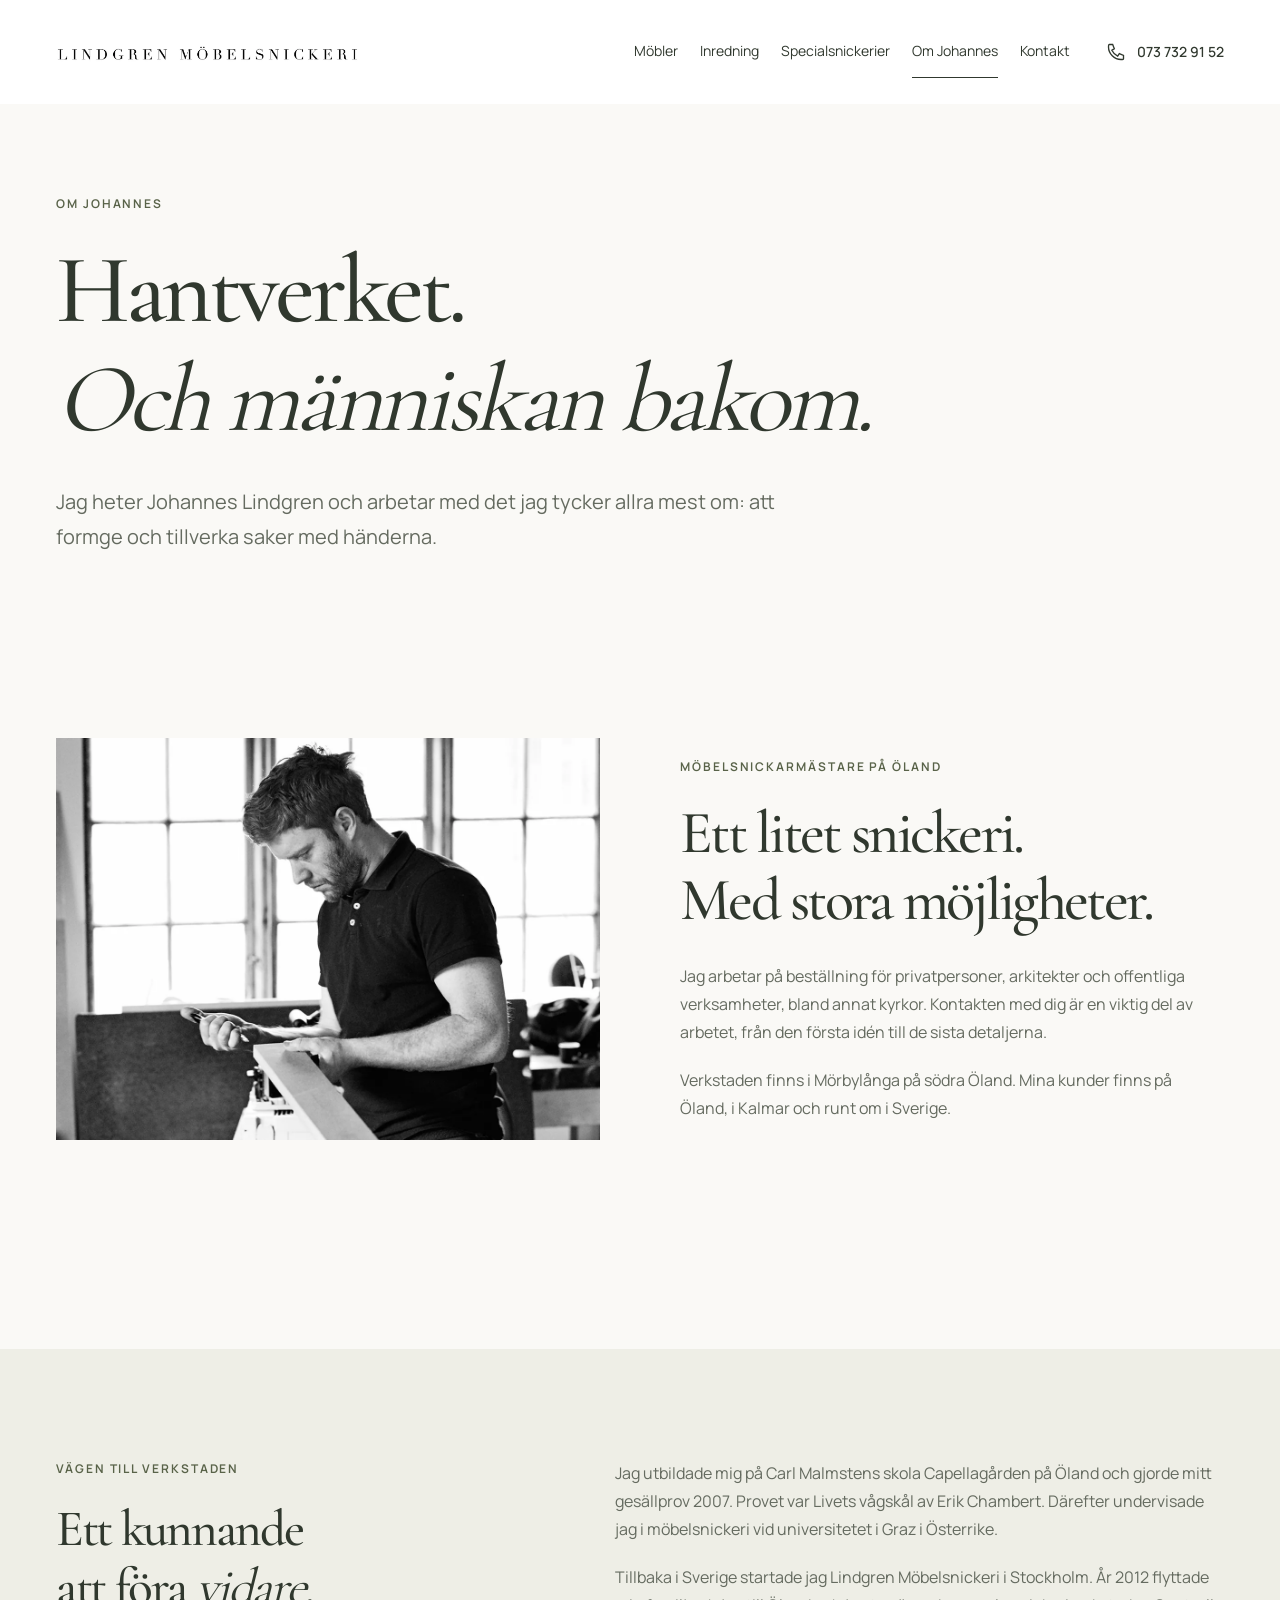
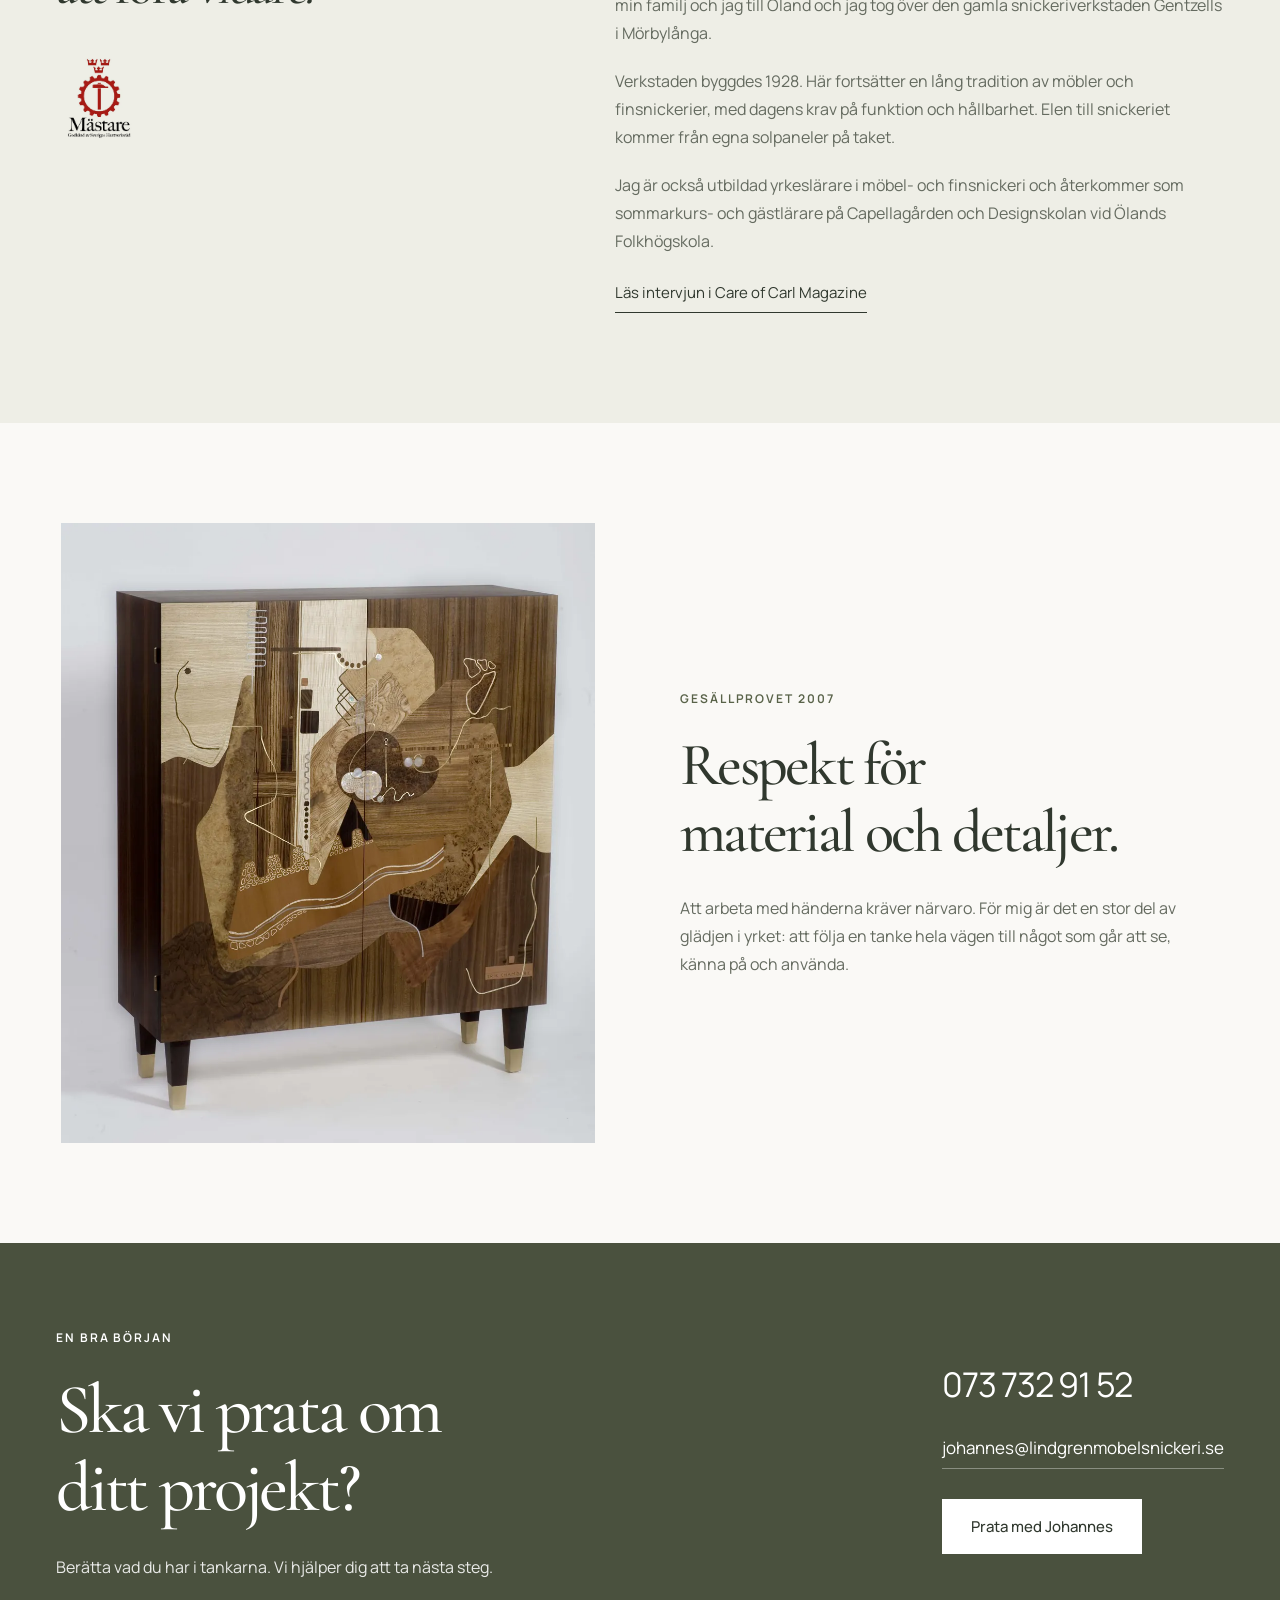
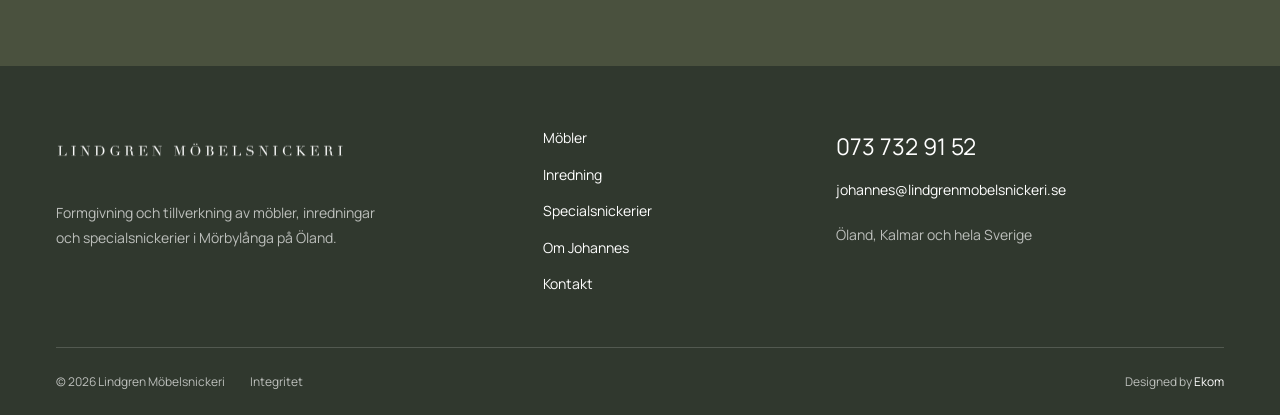
<file: om-oss.html>
<!doctype html><html lang="sv"><head><meta charset="utf-8"><meta name="viewport" content="width=device-width,initial-scale=1"><title>Johannes Lindgren – möbelsnickarmästare | Lindgren Möbelsnickeri</title><meta name="description" content="Möt Johannes Lindgren, utbildad på Capellagården och innehavare av mästarbrev. Snickeriverkstaden Gentzells i Mörbylånga har anor från 1928."><meta name="theme-color" content="#4b5141"><link rel="canonical" href="https://www.lindgrenmobelsnickeri.se/om-oss.html"><meta property="og:type" content="website"><meta property="og:locale" content="sv_SE"><meta property="og:title" content="Johannes Lindgren – möbelsnickarmästare | Lindgren Möbelsnickeri"><meta property="og:description" content="Möt Johannes Lindgren, utbildad på Capellagården och innehavare av mästarbrev. Snickeriverkstaden Gentzells i Mörbylånga har anor från 1928."><meta property="og:url" content="https://www.lindgrenmobelsnickeri.se/om-oss.html"><meta property="og:image" content="https://www.lindgrenmobelsnickeri.se/assets/hero-inredning-desktop.webp"><meta name="twitter:card" content="summary_large_image"><link rel="icon" href="favicon.svg" type="image/svg+xml"><link rel="preload" href="assets/manrope.woff2" as="font" type="font/woff2" crossorigin><link rel="stylesheet" href="styles.css"><script defer src="script.js"></script><script type="application/ld+json">{"@context": "https://schema.org", "@type": "HomeAndConstructionBusiness", "name": "Lindgren Möbelsnickeri", "url": "https://www.lindgrenmobelsnickeri.se", "telephone": "+46737329152", "email": "johannes@lindgrenmobelsnickeri.se", "areaServed": "Öland, Kalmar och hela Sverige", "image": "https://www.lindgrenmobelsnickeri.se/assets/hero-inredning-desktop.webp", "description": "Formgivning och tillverkning av möbler, inredningar och specialsnickerier i Mörbylånga på Öland.", "address": {"@type": "PostalAddress", "streetAddress": "Köpmangatan 16", "postalCode": "386 50", "addressLocality": "Mörbylånga", "addressCountry": "SE"}}</script></head><body class="lindgren inner"><a class="skip" href="#main">Hoppa till innehållet</a><header class="site-header"><div class="nav-wrap"><a class="brand" href="index.html" aria-label="Lindgren Möbelsnickeri – startsida"><img src="assets/logga5-edited2.webp" alt="Lindgren Möbelsnickeri" class="" loading="lazy" decoding="async" width="1200" height="78"></a><nav class="desktop-nav" aria-label="Huvudmeny"><a href="mobler.html">Möbler</a><a href="inredning.html">Inredning</a><a href="specialsnickerier.html">Specialsnickerier</a><a href="om-oss.html" aria-current="page">Om Johannes</a><a href="kontakt.html">Kontakt</a></nav><a class="header-contact" aria-label="Ring 073 732 91 52" href="tel:+46737329152"><svg class="phone-icon" aria-hidden="true" width="20" height="20" viewBox="0 0 24 24" fill="none" stroke="currentColor" stroke-width="1.6"><path d="M8 3H4c-1 0-1 2-1 3 0 8 7 15 15 15 1 0 3 0 3-1v-4l-5-2-2 3a15 15 0 0 1-7-7l3-2-2-5Z"/></svg><span>073 732 91 52</span></a><button class="menu-toggle" aria-expanded="false" aria-controls="mobile-nav" aria-label="Öppna meny"><span></span><span></span></button></div><nav id="mobile-nav" hidden aria-label="Mobilmeny"><a href="mobler.html">Möbler</a><a href="inredning.html">Inredning</a><a href="specialsnickerier.html">Specialsnickerier</a><a href="om-oss.html" aria-current="page">Om Johannes</a><a href="kontakt.html">Kontakt</a><a class="nav-phone" href="tel:+46737329152">073 732 91 52</a><a href="mailto:johannes@lindgrenmobelsnickeri.se">johannes@lindgrenmobelsnickeri.se</a></nav></header><main id="main"><section class="page-title wrap"><p class="label">Om Johannes</p><h1>Hantverket.<br><em>Och människan bakom.</em></h1><p>Jag heter Johannes Lindgren och arbetar med det jag tycker allra mest om: att formge och tillverka saker med händerna.</p></section><section class="split wrap "><div class="split-image"><img src="assets/u1w4174.webp" alt="Johannes Lindgren i verkstaden" class="" loading="lazy" decoding="async" width="1200" height="886"></div><div class="split-copy"><p class="label">Möbelsnickarmästare på Öland</p><h2>Ett litet snickeri.<br>Med stora möjligheter.</h2><p>Jag arbetar på beställning för privatpersoner, arkitekter och offentliga verksamheter, bland annat kyrkor. Kontakten med dig är en viktig del av arbetet, från den första idén till de sista detaljerna.</p><p>Verkstaden finns i Mörbylånga på södra Öland. Mina kunder finns på Öland, i Kalmar och runt om i Sverige.</p></div></section><section class="section pale"><div class="wrap l-story"><div><p class="label">Vägen till verkstaden</p><h2>Ett kunnande<br>att föra <em>vidare.</em></h2><img src="assets/logotyper-staende.webp" alt="Mästarbrev i möbelsnickeri" class="master-seal" loading="lazy" decoding="async" width="454" height="510"></div><div><p>Jag utbildade mig på Carl Malmstens skola Capellagården på Öland och gjorde mitt gesällprov 2007. Provet var Livets vågskål av Erik Chambert. Därefter undervisade jag i möbelsnickeri vid universitetet i Graz i Österrike.</p><p>Tillbaka i Sverige startade jag Lindgren Möbelsnickeri i Stockholm. År 2012 flyttade min familj och jag till Öland och jag tog över den gamla snickeriverkstaden Gentzells i Mörbylånga.</p><p>Verkstaden byggdes 1928. Här fortsätter en lång tradition av möbler och finsnickerier, med dagens krav på funktion och hållbarhet. Elen till snickeriet kommer från egna solpaneler på taket.</p><p>Jag är också utbildad yrkeslärare i möbel- och finsnickeri och återkommer som sommarkurs- och gästlärare på Capellagården och Designskolan vid Ölands Folkhögskola.</p><a class="text-link" href="https://www.careofcarl.com/sv/carlmagazine/intervju/2018/07/03/intervju-med-mobelsnickaren-johannes-lindgren.html">Läs intervjun i Care of Carl Magazine</a></div></div></section><section class="split wrap "><div class="split-image"><img src="assets/livets-vagskal-front.webp" alt="Livets vågskål av Erik Chambert – Johannes gesällprov 2007" class="" loading="lazy" decoding="async" width="1034" height="1200"></div><div class="split-copy"><p class="label">Gesällprovet 2007</p><h2>Respekt för<br>material och detaljer.</h2><p>Att arbeta med händerna kräver närvaro. För mig är det en stor del av glädjen i yrket: att följa en tanke hela vägen till något som går att se, känna på och använda.</p></div></section><section class="contact-cta"><div class="wrap"><div><p class="label">En bra början</p><h2>Ska vi prata om<br>ditt projekt?</h2><p>Berätta vad du har i tankarna. Vi hjälper dig att ta nästa steg.</p></div><div class="cta-links"><a href="tel:+46737329152">073 732 91 52</a><a href="mailto:johannes@lindgrenmobelsnickeri.se">johannes@lindgrenmobelsnickeri.se</a><a class="button light" href="kontakt.html">Prata med Johannes</a></div></div></section></main><footer><div class="footer-main wrap"><div><a class="brand" href="index.html" aria-label="Lindgren Möbelsnickeri – startsida"><img src="assets/logga5-edited2.webp" alt="Lindgren Möbelsnickeri" class="" loading="lazy" decoding="async" width="1200" height="78"></a><p>Formgivning och tillverkning av möbler, inredningar och specialsnickerier i Mörbylånga på Öland.</p></div><div class="footer-nav"><a href="mobler.html">Möbler</a><a href="inredning.html">Inredning</a><a href="specialsnickerier.html">Specialsnickerier</a><a href="om-oss.html">Om Johannes</a><a href="kontakt.html">Kontakt</a></div><div class="footer-contact"><a href="tel:+46737329152">073 732 91 52</a><a href="mailto:johannes@lindgrenmobelsnickeri.se">johannes@lindgrenmobelsnickeri.se</a><p>Öland, Kalmar och hela Sverige</p></div></div><div class="footer-bottom wrap"><span>© 2026 Lindgren Möbelsnickeri</span><a href="integritet.html">Integritet</a><span class="credit">Designed by <a href="https://ekom.se/">Ekom</a></span></div></footer><nav class="mobile-contact" aria-label="Snabbkontakt"><a href="tel:+46737329152">Ring oss</a><a href="kontakt.html">Prata med Johannes</a></nav><dialog class="lightbox" aria-label="Bildvisning"><button class="close-lightbox" aria-label="Stäng bildvisning">Stäng ×</button><img alt=""><p class="lightbox-caption"></p><div class="lightbox-actions"><button data-direction="-1" aria-label="Föregående bild">Föregående</button><span class="lightbox-counter" aria-live="polite"></span><button data-direction="1" aria-label="Nästa bild">Nästa</button></div></dialog></body></html>
</file>
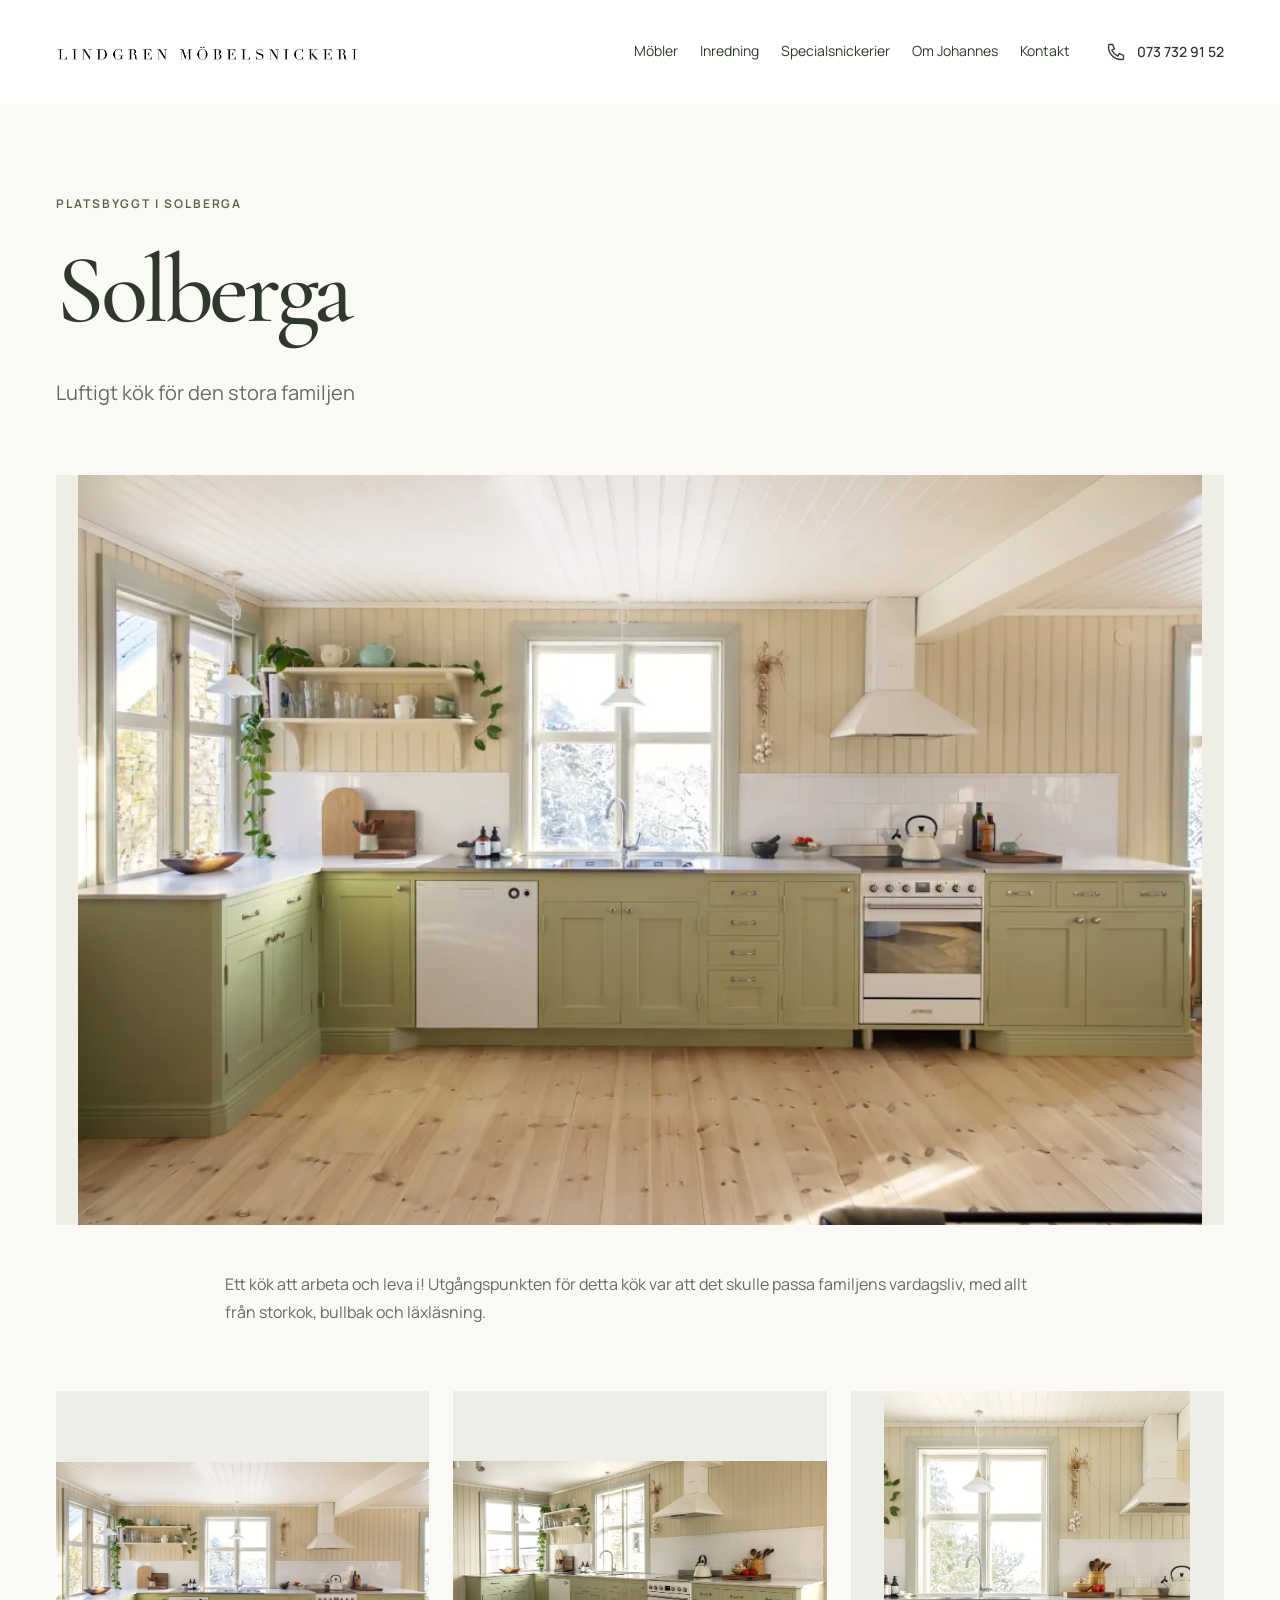
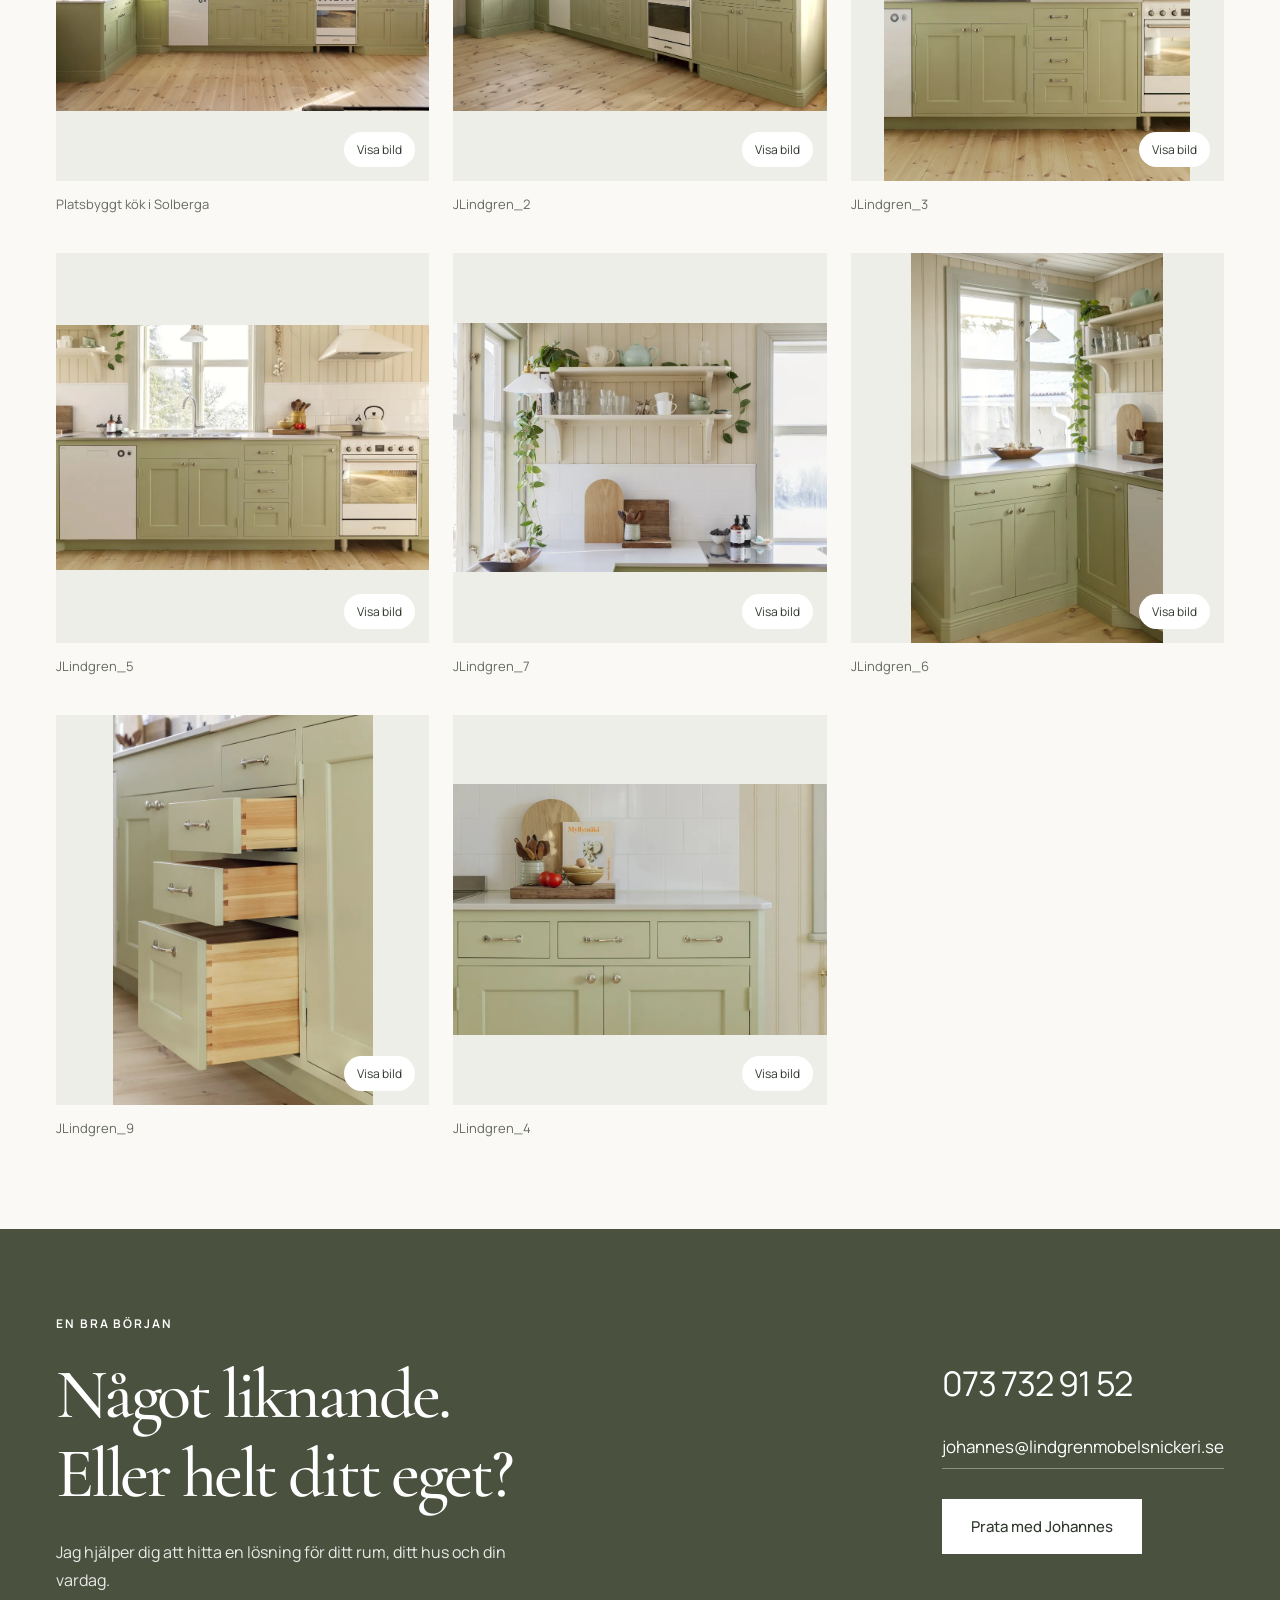
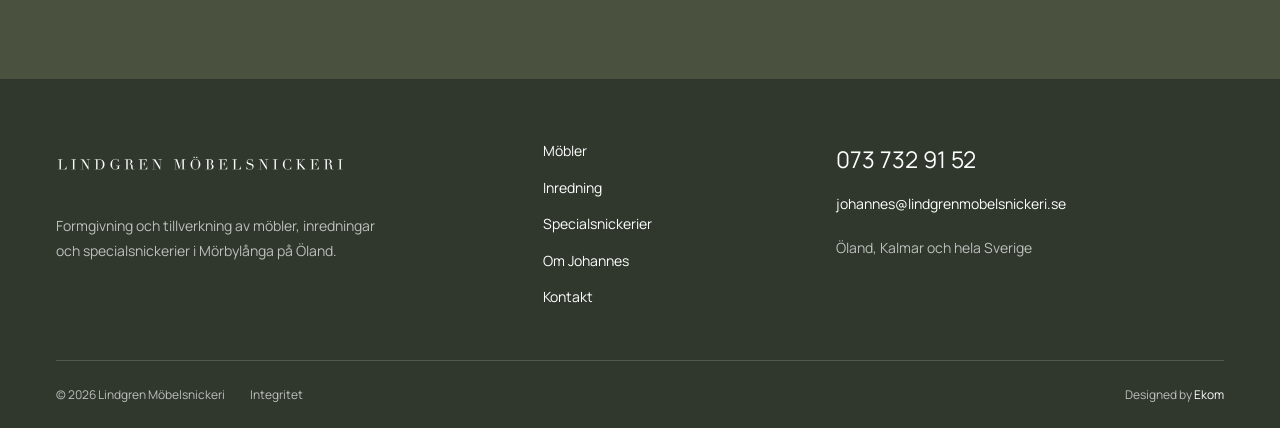
<file: solberga.html>
<!doctype html><html lang="sv"><head><meta charset="utf-8"><meta name="viewport" content="width=device-width,initial-scale=1"><title>Platsbyggt kök i Solberga | Lindgren Möbelsnickeri</title><meta name="description" content="Luftigt kök för den stora familjen. Se bilder och detaljer från Lindgren Möbelsnickeri."><meta name="theme-color" content="#4b5141"><link rel="canonical" href="https://www.lindgrenmobelsnickeri.se/solberga.html"><meta property="og:type" content="website"><meta property="og:locale" content="sv_SE"><meta property="og:title" content="Platsbyggt kök i Solberga | Lindgren Möbelsnickeri"><meta property="og:description" content="Luftigt kök för den stora familjen. Se bilder och detaljer från Lindgren Möbelsnickeri."><meta property="og:url" content="https://www.lindgrenmobelsnickeri.se/solberga.html"><meta property="og:image" content="https://www.lindgrenmobelsnickeri.se/assets/hero-inredning-desktop.webp"><meta name="twitter:card" content="summary_large_image"><link rel="icon" href="favicon.svg" type="image/svg+xml"><link rel="preload" href="assets/manrope.woff2" as="font" type="font/woff2" crossorigin><link rel="stylesheet" href="styles.css"><script defer src="script.js"></script><script type="application/ld+json">{"@context": "https://schema.org", "@type": "HomeAndConstructionBusiness", "name": "Lindgren Möbelsnickeri", "url": "https://www.lindgrenmobelsnickeri.se", "telephone": "+46737329152", "email": "johannes@lindgrenmobelsnickeri.se", "areaServed": "Öland, Kalmar och hela Sverige", "image": "https://www.lindgrenmobelsnickeri.se/assets/hero-inredning-desktop.webp", "description": "Formgivning och tillverkning av möbler, inredningar och specialsnickerier i Mörbylånga på Öland.", "address": {"@type": "PostalAddress", "streetAddress": "Köpmangatan 16", "postalCode": "386 50", "addressLocality": "Mörbylånga", "addressCountry": "SE"}}</script></head><body class="lindgren inner"><a class="skip" href="#main">Hoppa till innehållet</a><header class="site-header"><div class="nav-wrap"><a class="brand" href="index.html" aria-label="Lindgren Möbelsnickeri – startsida"><img src="assets/logga5-edited2.webp" alt="Lindgren Möbelsnickeri" class="" loading="lazy" decoding="async" width="1200" height="78"></a><nav class="desktop-nav" aria-label="Huvudmeny"><a href="mobler.html">Möbler</a><a href="inredning.html">Inredning</a><a href="specialsnickerier.html">Specialsnickerier</a><a href="om-oss.html">Om Johannes</a><a href="kontakt.html">Kontakt</a></nav><a class="header-contact" aria-label="Ring 073 732 91 52" href="tel:+46737329152"><svg class="phone-icon" aria-hidden="true" width="20" height="20" viewBox="0 0 24 24" fill="none" stroke="currentColor" stroke-width="1.6"><path d="M8 3H4c-1 0-1 2-1 3 0 8 7 15 15 15 1 0 3 0 3-1v-4l-5-2-2 3a15 15 0 0 1-7-7l3-2-2-5Z"/></svg><span>073 732 91 52</span></a><button class="menu-toggle" aria-expanded="false" aria-controls="mobile-nav" aria-label="Öppna meny"><span></span><span></span></button></div><nav id="mobile-nav" hidden aria-label="Mobilmeny"><a href="mobler.html">Möbler</a><a href="inredning.html">Inredning</a><a href="specialsnickerier.html">Specialsnickerier</a><a href="om-oss.html">Om Johannes</a><a href="kontakt.html">Kontakt</a><a class="nav-phone" href="tel:+46737329152">073 732 91 52</a><a href="mailto:johannes@lindgrenmobelsnickeri.se">johannes@lindgrenmobelsnickeri.se</a></nav></header><main id="main"><section class="page-title wrap"><p class="label">Platsbyggt i Solberga</p><h1>Solberga</h1><p>Luftigt kök för den stora familjen</p></section><section class="project-lead wrap"><img src="assets/jlindgren-1.webp" alt="Solberga – inredning" class="" loading="lazy" decoding="async" width="1000" height="667"><div><p>Ett kök att arbeta och leva i! Utgångspunkten för detta kök var att det skulle passa familjens vardagsliv, med allt från storkok, bullbak och läxläsning.</p></div></section><section class="wrap gallery-section"><div class="gallery"><figure><a class="gallery-open" href="assets/jlindgren-1.webp" data-caption="Platsbyggt kök i Solberga" aria-label="Visa större bild: Platsbyggt kök i Solberga"><img src="assets/jlindgren-1.webp" alt="Platsbyggt kök i Solberga" class="" loading="lazy" decoding="async" width="1000" height="667"><span class="zoom-label">Visa bild</span></a><figcaption>Platsbyggt kök i Solberga</figcaption></figure><figure><a class="gallery-open" href="assets/jlindgren-2.webp" data-caption="JLindgren_2" aria-label="Visa större bild: JLindgren_2"><img src="assets/jlindgren-2.webp" alt="JLindgren_2" class="" loading="lazy" decoding="async" width="1000" height="671"><span class="zoom-label">Visa bild</span></a><figcaption>JLindgren_2</figcaption></figure><figure><a class="gallery-open" href="assets/jlindgren-3.webp" data-caption="JLindgren_3" aria-label="Visa större bild: JLindgren_3"><img src="assets/jlindgren-3.webp" alt="JLindgren_3" class="" loading="lazy" decoding="async" width="785" height="1000"><span class="zoom-label">Visa bild</span></a><figcaption>JLindgren_3</figcaption></figure><figure><a class="gallery-open" href="assets/jlindgren-5.webp" data-caption="JLindgren_5" aria-label="Visa större bild: JLindgren_5"><img src="assets/jlindgren-5.webp" alt="JLindgren_5" class="" loading="lazy" decoding="async" width="1000" height="656"><span class="zoom-label">Visa bild</span></a><figcaption>JLindgren_5</figcaption></figure><figure><a class="gallery-open" href="assets/jlindgren-7.webp" data-caption="JLindgren_7" aria-label="Visa större bild: JLindgren_7"><img src="assets/jlindgren-7.webp" alt="JLindgren_7" class="" loading="lazy" decoding="async" width="1000" height="667"><span class="zoom-label">Visa bild</span></a><figcaption>JLindgren_7</figcaption></figure><figure><a class="gallery-open" href="assets/jlindgren-6.webp" data-caption="JLindgren_6" aria-label="Visa större bild: JLindgren_6"><img src="assets/jlindgren-6.webp" alt="JLindgren_6" class="" loading="lazy" decoding="async" width="647" height="1000"><span class="zoom-label">Visa bild</span></a><figcaption>JLindgren_6</figcaption></figure><figure><a class="gallery-open" href="assets/jlindgren-9.webp" data-caption="JLindgren_9" aria-label="Visa större bild: JLindgren_9"><img src="assets/jlindgren-9.webp" alt="JLindgren_9" class="" loading="lazy" decoding="async" width="667" height="1000"><span class="zoom-label">Visa bild</span></a><figcaption>JLindgren_9</figcaption></figure><figure><a class="gallery-open" href="assets/jlindgren-4.webp" data-caption="JLindgren_4" aria-label="Visa större bild: JLindgren_4"><img src="assets/jlindgren-4.webp" alt="JLindgren_4" class="" loading="lazy" decoding="async" width="1000" height="671"><span class="zoom-label">Visa bild</span></a><figcaption>JLindgren_4</figcaption></figure></div></section><section class="contact-cta"><div class="wrap"><div><p class="label">En bra början</p><h2>Något liknande.<br>Eller helt ditt eget?</h2><p>Jag hjälper dig att hitta en lösning för ditt rum, ditt hus och din vardag.</p></div><div class="cta-links"><a href="tel:+46737329152">073 732 91 52</a><a href="mailto:johannes@lindgrenmobelsnickeri.se">johannes@lindgrenmobelsnickeri.se</a><a class="button light" href="kontakt.html">Prata med Johannes</a></div></div></section></main><footer><div class="footer-main wrap"><div><a class="brand" href="index.html" aria-label="Lindgren Möbelsnickeri – startsida"><img src="assets/logga5-edited2.webp" alt="Lindgren Möbelsnickeri" class="" loading="lazy" decoding="async" width="1200" height="78"></a><p>Formgivning och tillverkning av möbler, inredningar och specialsnickerier i Mörbylånga på Öland.</p></div><div class="footer-nav"><a href="mobler.html">Möbler</a><a href="inredning.html">Inredning</a><a href="specialsnickerier.html">Specialsnickerier</a><a href="om-oss.html">Om Johannes</a><a href="kontakt.html">Kontakt</a></div><div class="footer-contact"><a href="tel:+46737329152">073 732 91 52</a><a href="mailto:johannes@lindgrenmobelsnickeri.se">johannes@lindgrenmobelsnickeri.se</a><p>Öland, Kalmar och hela Sverige</p></div></div><div class="footer-bottom wrap"><span>© 2026 Lindgren Möbelsnickeri</span><a href="integritet.html">Integritet</a><span class="credit">Designed by <a href="https://ekom.se/">Ekom</a></span></div></footer><nav class="mobile-contact" aria-label="Snabbkontakt"><a href="tel:+46737329152">Ring oss</a><a href="kontakt.html">Prata med Johannes</a></nav><dialog class="lightbox" aria-label="Bildvisning"><button class="close-lightbox" aria-label="Stäng bildvisning">Stäng ×</button><img alt=""><p class="lightbox-caption"></p><div class="lightbox-actions"><button data-direction="-1" aria-label="Föregående bild">Föregående</button><span class="lightbox-counter" aria-live="polite"></span><button data-direction="1" aria-label="Nästa bild">Nästa</button></div></dialog></body></html>
</file>
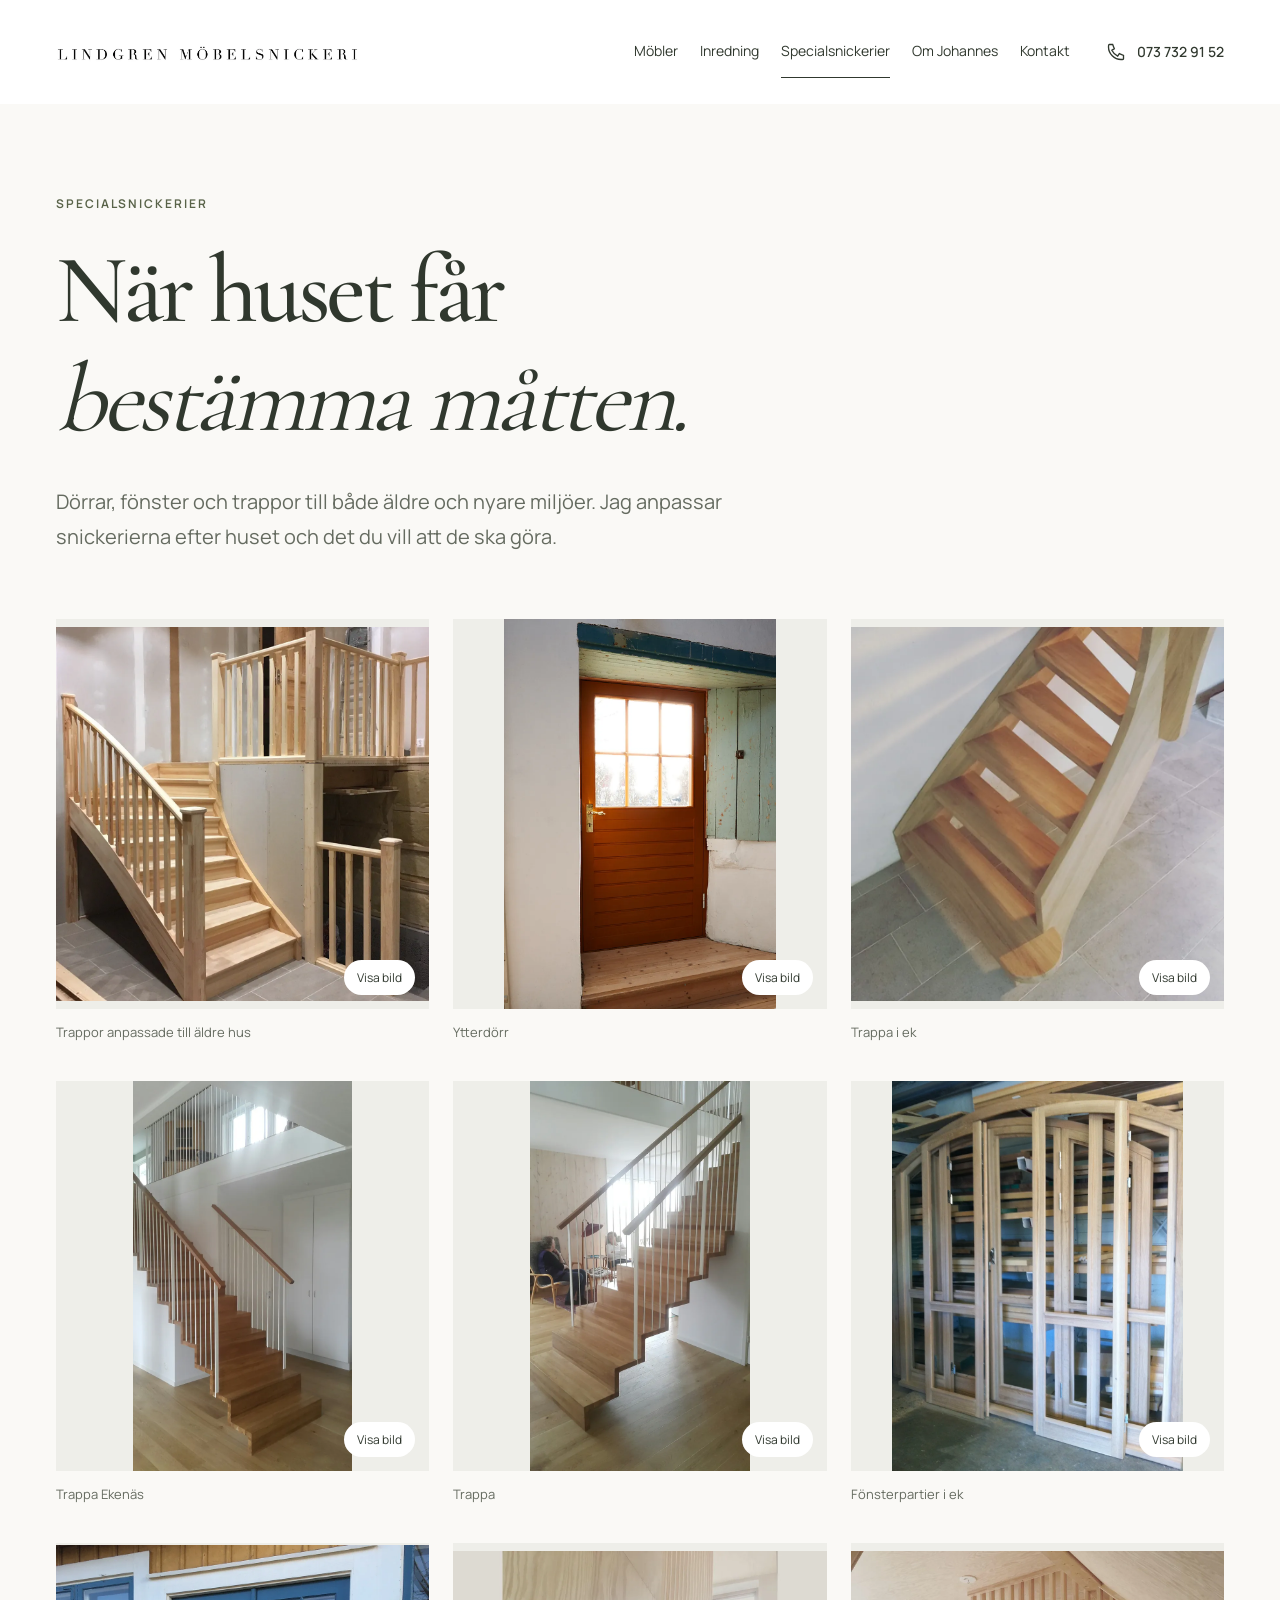
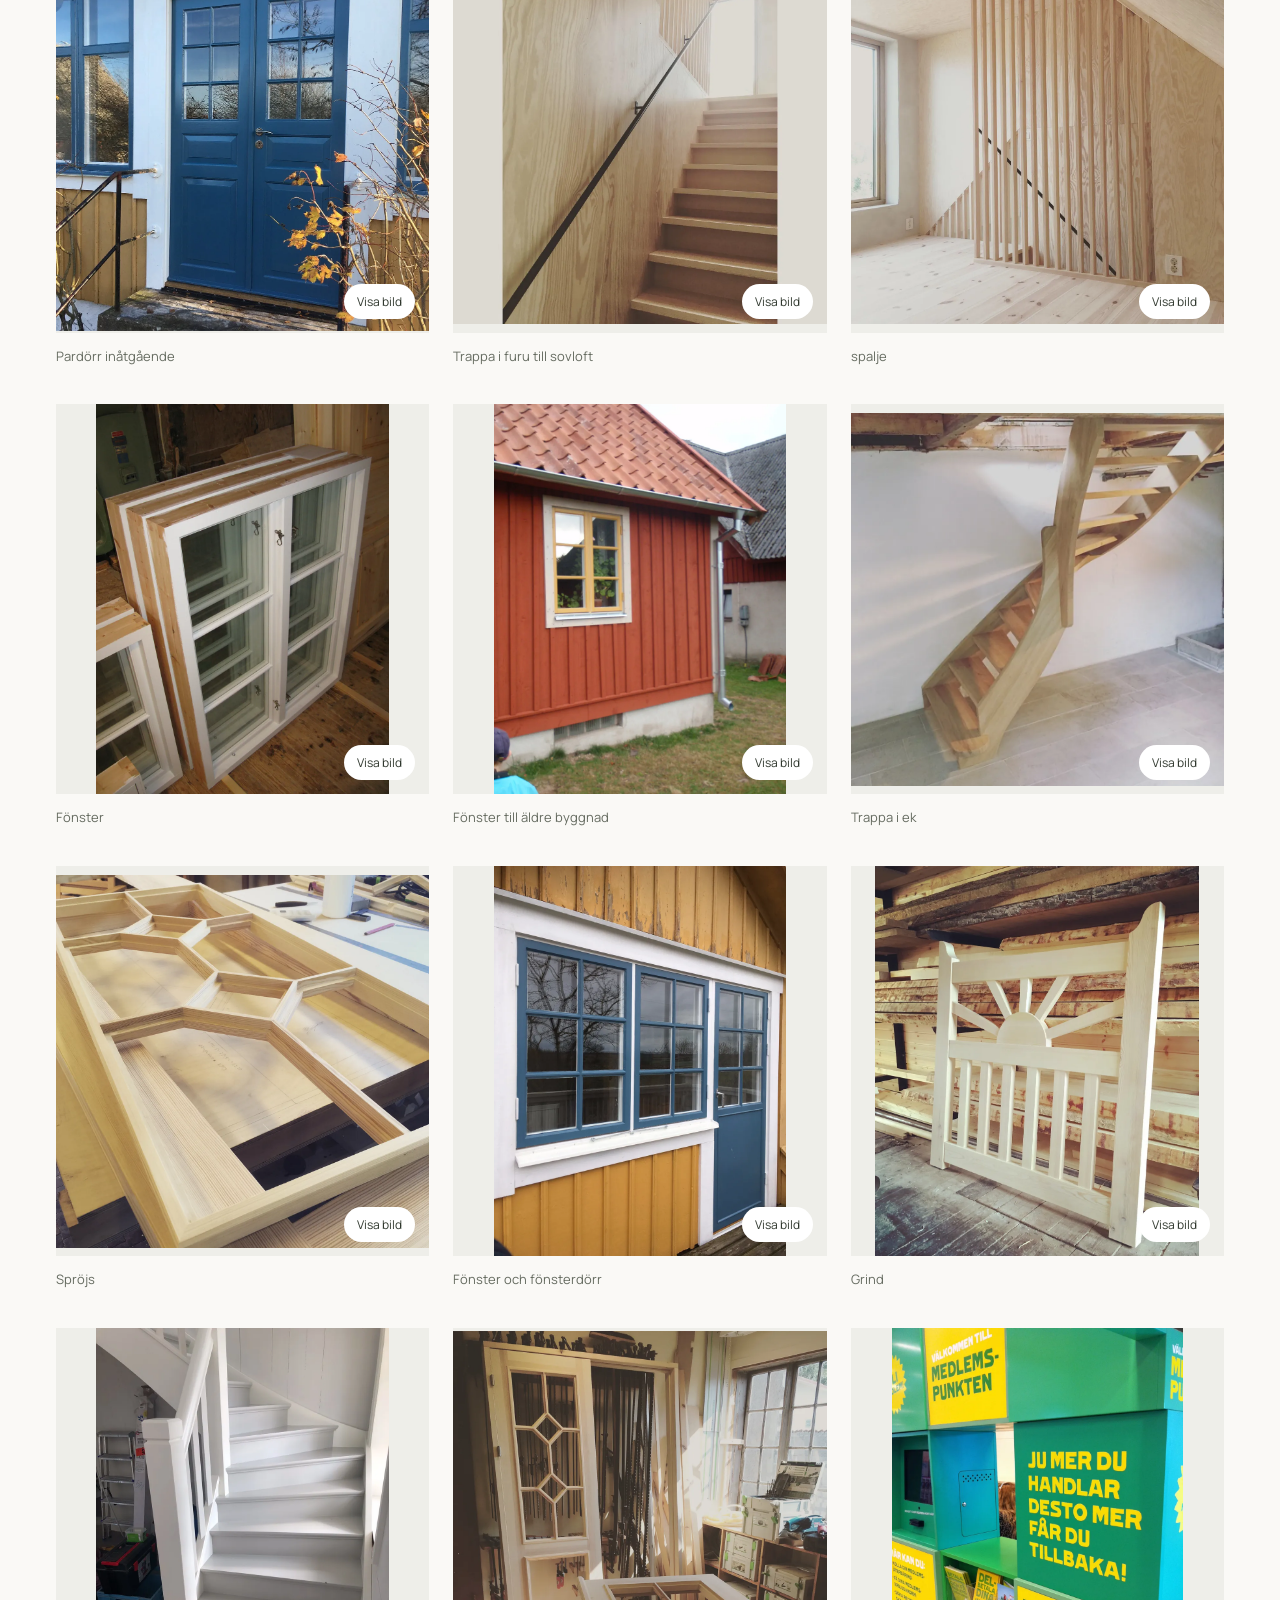
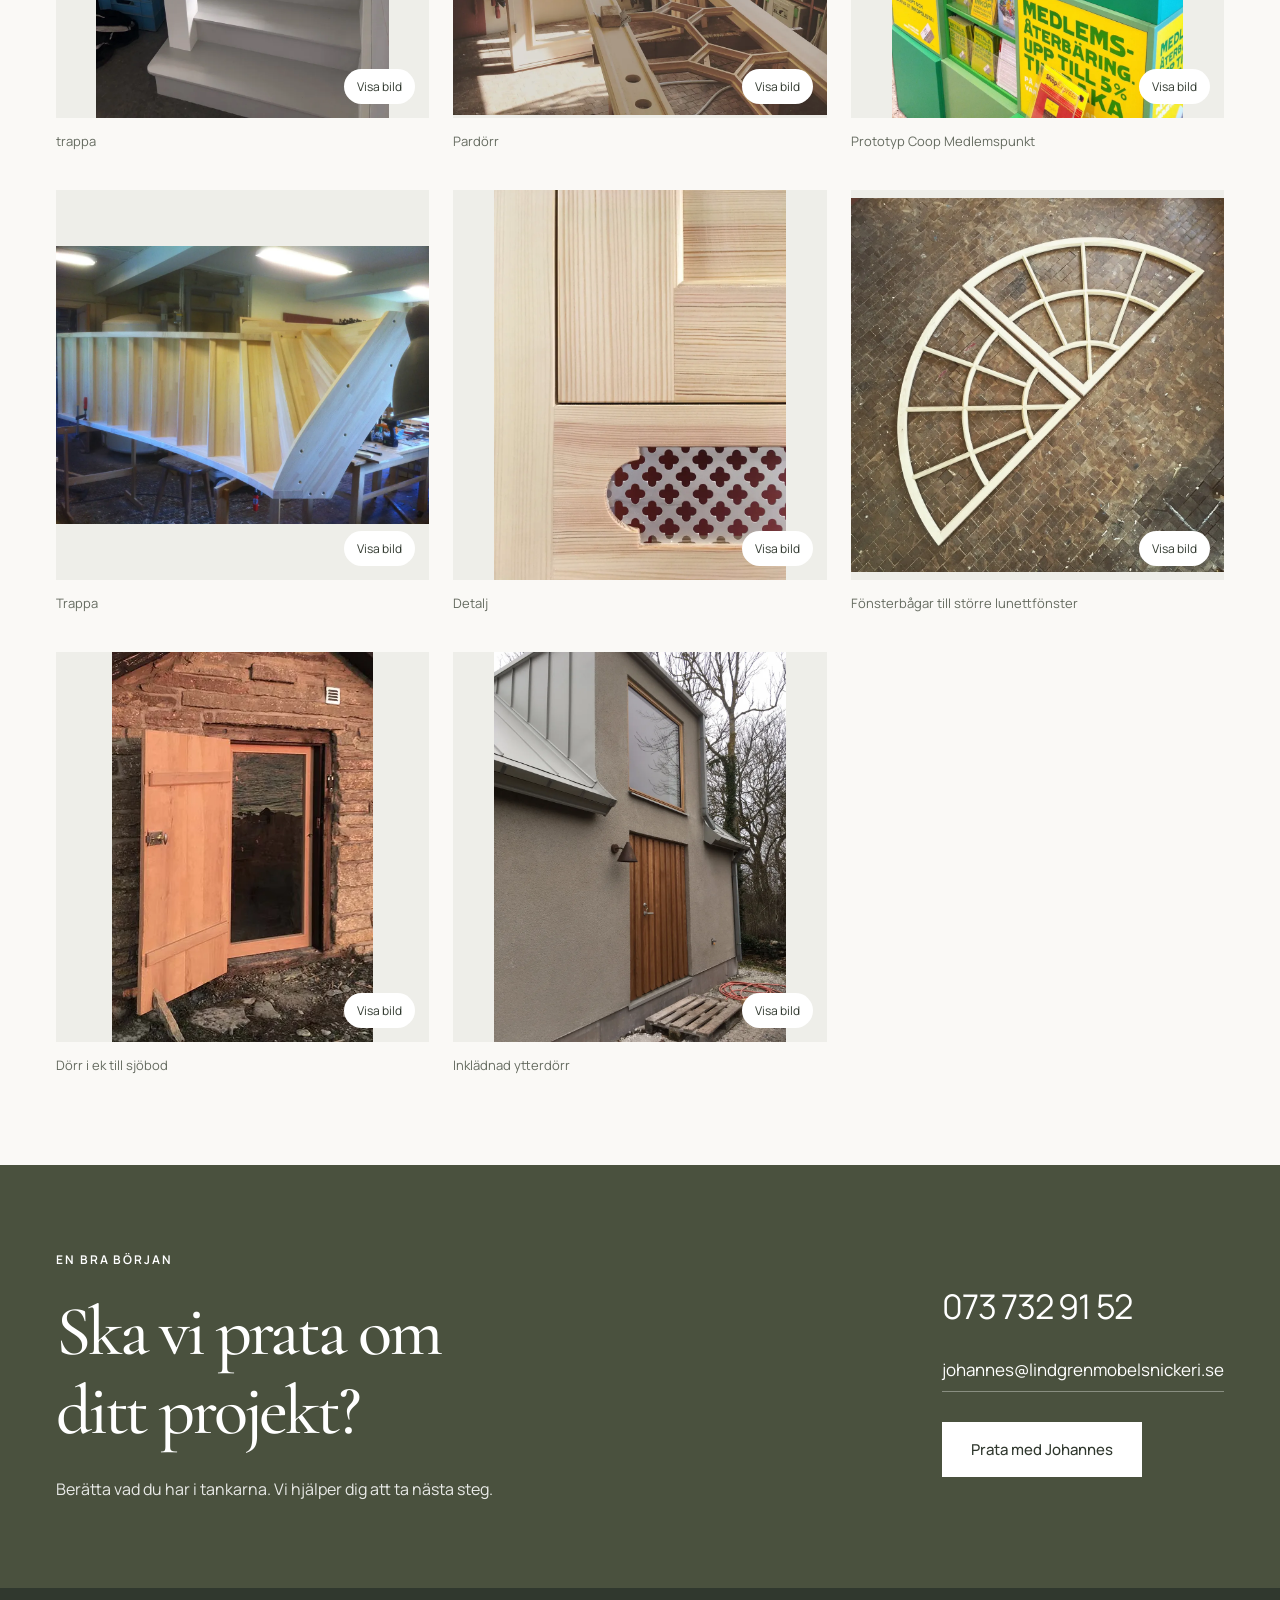
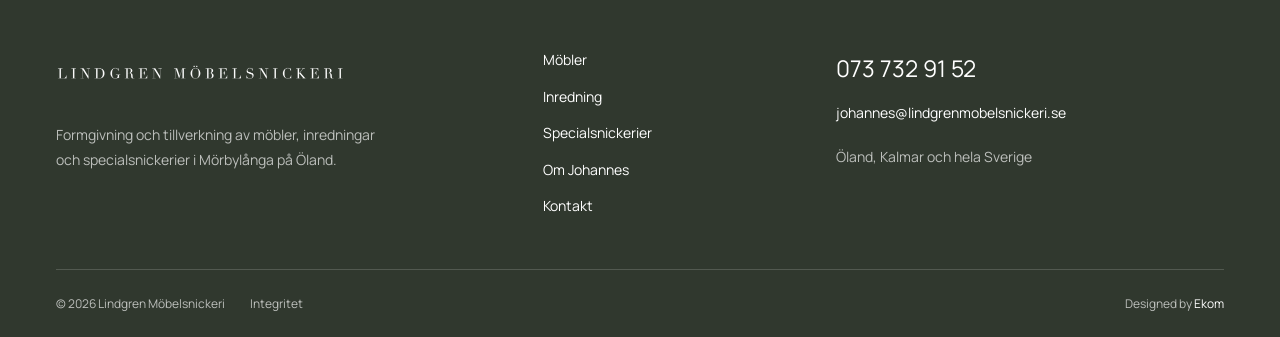
<file: specialsnickerier.html>
<!doctype html><html lang="sv"><head><meta charset="utf-8"><meta name="viewport" content="width=device-width,initial-scale=1"><title>Specialsnickerier på beställning | Lindgren Möbelsnickeri</title><meta name="description" content="Dörrar, fönster och trappor till både äldre och nyare miljöer. Jag anpassar snickerierna efter huset och det du vill att de ska göra."><meta name="theme-color" content="#4b5141"><link rel="canonical" href="https://www.lindgrenmobelsnickeri.se/specialsnickerier.html"><meta property="og:type" content="website"><meta property="og:locale" content="sv_SE"><meta property="og:title" content="Specialsnickerier på beställning | Lindgren Möbelsnickeri"><meta property="og:description" content="Dörrar, fönster och trappor till både äldre och nyare miljöer. Jag anpassar snickerierna efter huset och det du vill att de ska göra."><meta property="og:url" content="https://www.lindgrenmobelsnickeri.se/specialsnickerier.html"><meta property="og:image" content="https://www.lindgrenmobelsnickeri.se/assets/hero-inredning-desktop.webp"><meta name="twitter:card" content="summary_large_image"><link rel="icon" href="favicon.svg" type="image/svg+xml"><link rel="preload" href="assets/manrope.woff2" as="font" type="font/woff2" crossorigin><link rel="stylesheet" href="styles.css"><script defer src="script.js"></script><script type="application/ld+json">{"@context": "https://schema.org", "@type": "HomeAndConstructionBusiness", "name": "Lindgren Möbelsnickeri", "url": "https://www.lindgrenmobelsnickeri.se", "telephone": "+46737329152", "email": "johannes@lindgrenmobelsnickeri.se", "areaServed": "Öland, Kalmar och hela Sverige", "image": "https://www.lindgrenmobelsnickeri.se/assets/hero-inredning-desktop.webp", "description": "Formgivning och tillverkning av möbler, inredningar och specialsnickerier i Mörbylånga på Öland.", "address": {"@type": "PostalAddress", "streetAddress": "Köpmangatan 16", "postalCode": "386 50", "addressLocality": "Mörbylånga", "addressCountry": "SE"}}</script></head><body class="lindgren inner"><a class="skip" href="#main">Hoppa till innehållet</a><header class="site-header"><div class="nav-wrap"><a class="brand" href="index.html" aria-label="Lindgren Möbelsnickeri – startsida"><img src="assets/logga5-edited2.webp" alt="Lindgren Möbelsnickeri" class="" loading="lazy" decoding="async" width="1200" height="78"></a><nav class="desktop-nav" aria-label="Huvudmeny"><a href="mobler.html">Möbler</a><a href="inredning.html">Inredning</a><a href="specialsnickerier.html" aria-current="page">Specialsnickerier</a><a href="om-oss.html">Om Johannes</a><a href="kontakt.html">Kontakt</a></nav><a class="header-contact" aria-label="Ring 073 732 91 52" href="tel:+46737329152"><svg class="phone-icon" aria-hidden="true" width="20" height="20" viewBox="0 0 24 24" fill="none" stroke="currentColor" stroke-width="1.6"><path d="M8 3H4c-1 0-1 2-1 3 0 8 7 15 15 15 1 0 3 0 3-1v-4l-5-2-2 3a15 15 0 0 1-7-7l3-2-2-5Z"/></svg><span>073 732 91 52</span></a><button class="menu-toggle" aria-expanded="false" aria-controls="mobile-nav" aria-label="Öppna meny"><span></span><span></span></button></div><nav id="mobile-nav" hidden aria-label="Mobilmeny"><a href="mobler.html">Möbler</a><a href="inredning.html">Inredning</a><a href="specialsnickerier.html" aria-current="page">Specialsnickerier</a><a href="om-oss.html">Om Johannes</a><a href="kontakt.html">Kontakt</a><a class="nav-phone" href="tel:+46737329152">073 732 91 52</a><a href="mailto:johannes@lindgrenmobelsnickeri.se">johannes@lindgrenmobelsnickeri.se</a></nav></header><main id="main"><section class="page-title wrap"><p class="label">Specialsnickerier</p><h1>När huset får<br><em>bestämma måtten.</em></h1><p>Dörrar, fönster och trappor till både äldre och nyare miljöer. Jag anpassar snickerierna efter huset och det du vill att de ska göra.</p></section><section class="wrap gallery-section"><div class="gallery"><figure><a class="gallery-open" href="assets/img-5597.webp" data-caption="Trappor anpassade till äldre hus" aria-label="Visa större bild: Trappor anpassade till äldre hus"><img src="assets/img-5597.webp" alt="Trappor anpassade till äldre hus" class="" loading="lazy" decoding="async" width="1080" height="1080"><span class="zoom-label">Visa bild</span></a><figcaption>Trappor anpassade till äldre hus</figcaption></figure><figure><a class="gallery-open" href="assets/u1w4124.webp" data-caption="Ytterdörr" aria-label="Visa större bild: Ytterdörr"><img src="assets/u1w4124.webp" alt="Ytterdörr" class="" loading="lazy" decoding="async" width="838" height="1200"><span class="zoom-label">Visa bild</span></a><figcaption>Ytterdörr</figcaption></figure><figure><a class="gallery-open" href="assets/img-3986-2.webp" data-caption="Trappa i ek" aria-label="Visa större bild: Trappa i ek"><img src="assets/img-3986-2.webp" alt="Trappa i ek" class="" loading="lazy" decoding="async" width="852" height="852"><span class="zoom-label">Visa bild</span></a><figcaption>Trappa i ek</figcaption></figure><figure><a class="gallery-open" href="assets/20180105-135802-resized.webp" data-caption="Trappa Ekenäs" aria-label="Visa större bild: Trappa Ekenäs"><img src="assets/20180105-135802-resized.webp" alt="Trappa Ekenäs" class="" loading="lazy" decoding="async" width="675" height="1200"><span class="zoom-label">Visa bild</span></a><figcaption>Trappa Ekenäs</figcaption></figure><figure><a class="gallery-open" href="assets/20180105-135947-resized.webp" data-caption="Trappa" aria-label="Visa större bild: Trappa"><img src="assets/20180105-135947-resized.webp" alt="Trappa" class="" loading="lazy" decoding="async" width="675" height="1200"><span class="zoom-label">Visa bild</span></a><figcaption>Trappa</figcaption></figure><figure><a class="gallery-open" href="assets/img-0196.webp" data-caption="Fönsterpartier i ek" aria-label="Visa större bild: Fönsterpartier i ek"><img src="assets/img-0196.webp" alt="Fönsterpartier i ek" class="" loading="lazy" decoding="async" width="896" height="1200"><span class="zoom-label">Visa bild</span></a><figcaption>Fönsterpartier i ek</figcaption></figure><figure><a class="gallery-open" href="assets/img-5535.webp" data-caption="Pardörr inåtgående" aria-label="Visa större bild: Pardörr inåtgående"><img src="assets/img-5535.webp" alt="Pardörr inåtgående" class="" loading="lazy" decoding="async" width="1080" height="1117"><span class="zoom-label">Visa bild</span></a><figcaption>Pardörr inåtgående</figcaption></figure><figure><a class="gallery-open" href="assets/8df8d93b-3eae-43c3-b266-9c7e033bfbca-3.webp" data-caption="Trappa i furu till sovloft" aria-label="Visa större bild: Trappa i furu till sovloft"><img src="assets/8df8d93b-3eae-43c3-b266-9c7e033bfbca-3.webp" alt="Trappa i furu till sovloft" class="" loading="lazy" decoding="async" width="1200" height="1200"><span class="zoom-label">Visa bild</span></a><figcaption>Trappa i furu till sovloft</figcaption></figure><figure><a class="gallery-open" href="assets/638207fe-8299-4b37-92ef-09b52140266e-2.webp" data-caption="spalje" aria-label="Visa större bild: spalje"><img src="assets/638207fe-8299-4b37-92ef-09b52140266e-2.webp" alt="spalje" class="" loading="lazy" decoding="async" width="1200" height="1200"><span class="zoom-label">Visa bild</span></a><figcaption>spalje</figcaption></figure><figure><a class="gallery-open" href="assets/img-3152-serialized1.webp" data-caption="Fönster" aria-label="Visa större bild: Fönster"><img src="assets/img-3152-serialized1.webp" alt="Fönster" class="" loading="lazy" decoding="async" width="900" height="1200"><span class="zoom-label">Visa bild</span></a><figcaption>Fönster</figcaption></figure><figure><a class="gallery-open" href="assets/pa210008.webp" data-caption="Fönster till äldre byggnad" aria-label="Visa större bild: Fönster till äldre byggnad"><img src="assets/pa210008.webp" alt="Fönster till äldre byggnad" class="" loading="lazy" decoding="async" width="900" height="1200"><span class="zoom-label">Visa bild</span></a><figcaption>Fönster till äldre byggnad</figcaption></figure><figure><a class="gallery-open" href="assets/img-3987.webp" data-caption="Trappa i ek" aria-label="Visa större bild: Trappa i ek"><img src="assets/img-3987.webp" alt="Trappa i ek" class="" loading="lazy" decoding="async" width="852" height="852"><span class="zoom-label">Visa bild</span></a><figcaption>Trappa i ek</figcaption></figure><figure><a class="gallery-open" href="assets/img-4356.webp" data-caption="Spröjs" aria-label="Visa större bild: Spröjs"><img src="assets/img-4356.webp" alt="Spröjs" class="" loading="lazy" decoding="async" width="1200" height="1200"><span class="zoom-label">Visa bild</span></a><figcaption>Spröjs</figcaption></figure><figure><a class="gallery-open" href="assets/img-3672-serialized1.webp" data-caption="Fönster och fönsterdörr" aria-label="Visa större bild: Fönster och fönsterdörr"><img src="assets/img-3672-serialized1.webp" alt="Fönster och fönsterdörr" class="" loading="lazy" decoding="async" width="900" height="1200"><span class="zoom-label">Visa bild</span></a><figcaption>Fönster och fönsterdörr</figcaption></figure><figure><a class="gallery-open" href="assets/img-4058.webp" data-caption="Grind" aria-label="Visa större bild: Grind"><img src="assets/img-4058.webp" alt="Grind" class="" loading="lazy" decoding="async" width="997" height="1200"><span class="zoom-label">Visa bild</span></a><figcaption>Grind</figcaption></figure><figure><a class="gallery-open" href="assets/img-6468-serialized1.webp" data-caption="trappa" aria-label="Visa större bild: trappa"><img src="assets/img-6468-serialized1.webp" alt="trappa" class="" loading="lazy" decoding="async" width="900" height="1200"><span class="zoom-label">Visa bild</span></a><figcaption>trappa</figcaption></figure><figure><a class="gallery-open" href="assets/img-4361.webp" data-caption="Pardörr" aria-label="Visa större bild: Pardörr"><img src="assets/img-4361.webp" alt="Pardörr" class="" loading="lazy" decoding="async" width="1168" height="1200"><span class="zoom-label">Visa bild</span></a><figcaption>Pardörr</figcaption></figure><figure><a class="gallery-open" href="assets/img-0143.webp" data-caption="Prototyp Coop Medlemspunkt" aria-label="Visa större bild: Prototyp Coop Medlemspunkt"><img src="assets/img-0143.webp" alt="Prototyp Coop Medlemspunkt" class="" loading="lazy" decoding="async" width="896" height="1200"><span class="zoom-label">Visa bild</span></a><figcaption>Prototyp Coop Medlemspunkt</figcaption></figure><figure><a class="gallery-open" href="assets/img-1529.webp" data-caption="Trappa" aria-label="Visa större bild: Trappa"><img src="assets/img-1529.webp" alt="Trappa" class="" loading="lazy" decoding="async" width="1200" height="896"><span class="zoom-label">Visa bild</span></a><figcaption>Trappa</figcaption></figure><figure><a class="gallery-open" href="assets/img-4994-serialized1.webp" data-caption="Detalj" aria-label="Visa större bild: Detalj"><img src="assets/img-4994-serialized1.webp" alt="Detalj" class="" loading="lazy" decoding="async" width="900" height="1200"><span class="zoom-label">Visa bild</span></a><figcaption>Detalj</figcaption></figure><figure><a class="gallery-open" href="assets/img-5257.webp" data-caption="Fönsterbågar till större lunettfönster" aria-label="Visa större bild: Fönsterbågar till större lunettfönster"><img src="assets/img-5257.webp" alt="Fönsterbågar till större lunettfönster" class="" loading="lazy" decoding="async" width="1080" height="1080"><span class="zoom-label">Visa bild</span></a><figcaption>Fönsterbågar till större lunettfönster</figcaption></figure><figure><a class="gallery-open" href="assets/dorr.webp" data-caption="Dörr i ek till sjöbod" aria-label="Visa större bild: Dörr i ek till sjöbod"><img src="assets/dorr.webp" alt="Dörr i ek till sjöbod" class="" loading="lazy" decoding="async" width="437" height="652"><span class="zoom-label">Visa bild</span></a><figcaption>Dörr i ek till sjöbod</figcaption></figure><figure><a class="gallery-open" href="assets/img-7246-serialized3.webp" data-caption="Inklädnad ytterdörr" aria-label="Visa större bild: Inklädnad ytterdörr"><img src="assets/img-7246-serialized3.webp" alt="Inklädnad ytterdörr" class="" loading="lazy" decoding="async" width="900" height="1200"><span class="zoom-label">Visa bild</span></a><figcaption>Inklädnad ytterdörr</figcaption></figure></div></section><section class="contact-cta"><div class="wrap"><div><p class="label">En bra början</p><h2>Ska vi prata om<br>ditt projekt?</h2><p>Berätta vad du har i tankarna. Vi hjälper dig att ta nästa steg.</p></div><div class="cta-links"><a href="tel:+46737329152">073 732 91 52</a><a href="mailto:johannes@lindgrenmobelsnickeri.se">johannes@lindgrenmobelsnickeri.se</a><a class="button light" href="kontakt.html">Prata med Johannes</a></div></div></section></main><footer><div class="footer-main wrap"><div><a class="brand" href="index.html" aria-label="Lindgren Möbelsnickeri – startsida"><img src="assets/logga5-edited2.webp" alt="Lindgren Möbelsnickeri" class="" loading="lazy" decoding="async" width="1200" height="78"></a><p>Formgivning och tillverkning av möbler, inredningar och specialsnickerier i Mörbylånga på Öland.</p></div><div class="footer-nav"><a href="mobler.html">Möbler</a><a href="inredning.html">Inredning</a><a href="specialsnickerier.html">Specialsnickerier</a><a href="om-oss.html">Om Johannes</a><a href="kontakt.html">Kontakt</a></div><div class="footer-contact"><a href="tel:+46737329152">073 732 91 52</a><a href="mailto:johannes@lindgrenmobelsnickeri.se">johannes@lindgrenmobelsnickeri.se</a><p>Öland, Kalmar och hela Sverige</p></div></div><div class="footer-bottom wrap"><span>© 2026 Lindgren Möbelsnickeri</span><a href="integritet.html">Integritet</a><span class="credit">Designed by <a href="https://ekom.se/">Ekom</a></span></div></footer><nav class="mobile-contact" aria-label="Snabbkontakt"><a href="tel:+46737329152">Ring oss</a><a href="kontakt.html">Prata med Johannes</a></nav><dialog class="lightbox" aria-label="Bildvisning"><button class="close-lightbox" aria-label="Stäng bildvisning">Stäng ×</button><img alt=""><p class="lightbox-caption"></p><div class="lightbox-actions"><button data-direction="-1" aria-label="Föregående bild">Föregående</button><span class="lightbox-counter" aria-live="polite"></span><button data-direction="1" aria-label="Nästa bild">Nästa</button></div></dialog></body></html>
</file>
<file: styles.css>
@font-face{font-family:Manrope;src:url('assets/manrope.woff2') format('woff2');font-weight:200 800;font-display:swap}*{box-sizing:border-box}html{scroll-behavior:smooth;scroll-padding-top:30px}body{--ink:#172b36;--muted:#5b6c74;--accent:#165dbe;--pale:#edf3f8;--line:#dce4e8;--paper:#fff;margin:0;background:var(--paper);color:var(--ink);font:400 16px/1.75 Manrope,Arial,sans-serif;-webkit-font-smoothing:antialiased}body.menu-open,body.modal-open{overflow:hidden}a{color:inherit;text-decoration:none}button,input,select,textarea{font:inherit}button{cursor:pointer}img{display:block;width:100%;height:auto}h1,h2,h3,p,figure,blockquote{margin:0}h1,h2,h3{line-height:1.12;letter-spacing:-.05em;font-weight:500;text-wrap:balance}h1{font-size:clamp(3.1rem,6.5vw,6.5rem)}h2{font-size:clamp(2.2rem,4vw,4rem)}h3{font-size:1.65rem;letter-spacing:-.035em}p{color:var(--muted)}p+p{margin-top:20px}button,a,input,textarea,select{-webkit-tap-highlight-color:transparent}:focus-visible{outline:3px solid var(--accent);outline-offset:5px}::selection{background:var(--accent);color:#fff}[hidden]{display:none!important}.wrap{width:calc(100% - 112px);max-width:1360px;margin-inline:auto}.section{padding-block:110px}.label{font-size:12px;font-weight:650;letter-spacing:.16em;text-transform:uppercase;color:var(--accent);margin-bottom:23px;line-height:1.6}.button{display:inline-flex;align-items:center;justify-content:center;min-height:54px;padding:16px 26px;gap:12px;background:var(--accent);color:#fff;font-size:15px;font-weight:600;border:1px solid var(--accent);border-radius:3px;line-height:1.4;transition:background .18s,transform .18s}.button:hover{transform:translateY(-2px);filter:brightness(.94)}.button.light{background:#fff;border-color:#fff;color:var(--ink)}.button.outline{background:transparent;border-color:#ffffff6b;color:#fff}.button.secondary{background:transparent;color:var(--ink);border-color:var(--line)}.text-link{display:inline-block;font-size:15px;border-bottom:1px solid currentColor;padding-bottom:6px}.text-link:hover{color:var(--accent)}.skip{position:fixed;top:-100px;left:15px;z-index:100;background:white;color:#111;padding:15px}.skip:focus{top:10px}.site-header{position:absolute;top:0;left:0;width:100%;z-index:20;color:#fff;border-bottom:1px solid #ffffff3b}.nav-wrap{height:104px;max-width:1600px;padding-inline:56px;margin:auto;display:flex;align-items:center;gap:36px;justify-content:space-between}.brand{display:block;flex-shrink:0;line-height:1.1}.brand img{width:190px;height:60px;object-fit:contain}.desktop-nav{display:flex;align-items:center;gap:27px;margin-left:auto}.desktop-nav a{font-size:14px;padding:13px 0;border-bottom:1px solid transparent}.desktop-nav a:hover,.desktop-nav a[aria-current]{border-color:currentColor}.header-contact{display:flex;gap:11px;align-items:center;font-size:15px;font-weight:550;white-space:nowrap}.phone-icon{font-size:23px;font-family:Arial,sans-serif}.menu-toggle{display:none}.hero{min-height:100svh;position:relative;isolation:isolate;display:flex;flex-direction:column;overflow:hidden;color:#fff;background:#1b292f}.hero-bg{position:absolute;inset:0;z-index:-2;width:100%;height:100%;object-fit:cover}.hero:after{content:'';position:absolute;inset:0;z-index:-1;background:linear-gradient(90deg,#081821b3,transparent 90%),linear-gradient(0deg,#0c1a1c9c,transparent 70%)}.hero-inner{padding-top:175px;padding-bottom:90px;display:flex;align-items:center;flex:1;width:100%}.hero-content{max-width:820px}.hero h1{font-size:clamp(3.6rem,7.2vw,7.1rem);line-height:1.06;letter-spacing:-.055em}.hero h1 em{font-style:normal}.hero .label{color:#fff}.hero-content>p:not(.label){font-size:18px;line-height:1.7;max-width:530px;color:#e8edf0;margin-top:28px}.hero-actions{display:flex;gap:13px;flex-wrap:wrap;margin-top:32px}.hero-bottom{padding-block:23px;display:flex;align-items:center;justify-content:space-between;border-top:1px solid #ffffff47;gap:30px;font-size:13px}.hero-bottom p{color:#fff}.hero-bottom a{border-bottom:1px solid #ffffff7a;padding-bottom:4px}.trustbar{border-bottom:1px solid var(--line);background:var(--pale)}.trustbar .wrap{display:flex;gap:30px;justify-content:space-between;padding-block:26px;font-size:14px}.section-heading{display:grid;grid-template-columns:1.25fr 1fr;gap:80px;align-items:end;margin-bottom:48px}.section-heading>p{max-width:420px;justify-self:end;font-size:17px}.section-heading h2{max-width:800px}.split{display:grid;grid-template-columns:1fr 1fr;gap:80px;align-items:center;padding-block:100px}.split.reverse .split-image{order:2}.split-image{height:620px}.split-image img{height:100%;object-fit:cover}.split-copy h2{margin-bottom:28px}.split-copy>p:not(.label){max-width:530px}.split-copy .button,.split-copy .text-link{margin-top:30px}.pale{background:var(--pale)}.dark-section{background:var(--ink);color:#fff}.dark-section p{color:#cdd7da}.dark-section .label{color:#cdd7da}.cards{display:grid;grid-template-columns:repeat(3,1fr);gap:24px}.cards a>img{height:340px;object-fit:cover;transition:filter .25s}.cards a:hover>img{filter:brightness(.91)}.cards h3{margin:21px 0 12px}.cards p{font-size:15px}.cards .text-link{margin-top:20px}.editorial-row{display:grid;grid-template-columns:1.1fr 1fr;gap:60px;align-items:center;padding-block:44px;border-top:1px solid var(--line)}.editorial-row:last-child{border-bottom:1px solid var(--line)}.editorial-row h3{font-size:35px}.editorial-row .text-link{margin-top:20px}.editorial-row img{height:330px;object-fit:cover}.editorial-row p{max-width:490px;margin-top:20px}.quote-grid{display:grid;grid-template-columns:repeat(3,1fr);gap:40px}.quote-grid blockquote{font-size:24px;line-height:1.45;letter-spacing:-.025em;margin-bottom:25px}.quote-grid article{border-top:1px solid var(--line);padding-top:26px}.quote-grid article>p{font-size:14px}.quote-grid article>span{display:block;color:var(--muted);font-size:12px}.quote-mark{font:60px/1 Georgia,serif;color:var(--accent)}.review-head{display:flex;align-items:end;justify-content:space-between;gap:40px;margin-bottom:50px}.rating{display:flex;gap:22px;align-items:center}.rating strong{font-size:58px;line-height:1;letter-spacing:-.05em;font-weight:500}.rating strong small{font-size:21px;color:var(--muted)}.rating span{font-size:13px}.source-note{font-size:12px;color:var(--muted);margin-top:26px}.source-note a{text-decoration:underline}.process-list{display:grid;grid-template-columns:repeat(3,1fr);gap:50px}.process-list>div{border-top:1px solid var(--line);padding-top:25px}.process-list h3{font-size:23px;margin-bottom:17px}.faq{max-width:900px;margin-inline:auto}.faq details{border-bottom:1px solid var(--line);padding:24px 0}.faq summary{font-size:18px;font-weight:550;cursor:pointer;list-style:none;display:flex;align-items:center;justify-content:space-between;gap:30px}.faq summary:after{content:'+';font-size:25px;font-weight:400;color:var(--accent)}.faq details[open] summary:after{content:'−'}.faq summary::-webkit-details-marker{display:none}.faq p{padding-top:18px;max-width:760px}.contact-cta{background:var(--accent);color:#fff;position:relative;overflow:hidden}.contact-cta>.wrap{display:flex;align-items:center;justify-content:space-between;gap:75px;padding-block:85px}.contact-cta h2{font-size:clamp(2.5rem,4.2vw,4.3rem)}.contact-cta p{max-width:490px;margin-top:25px;color:#ffffffe0}.contact-cta .label{color:#fff;margin-top:0}.cta-links{display:flex;align-items:start;flex-direction:column;gap:18px}.cta-links>a:first-child{font-size:34px;white-space:nowrap;letter-spacing:-.035em}.cta-links>a:nth-child(2){font-size:17px;border-bottom:1px solid #ffffff59;padding-bottom:6px}.cta-links>.button{margin-top:12px}footer{background:var(--ink);color:#fff;padding-top:60px}.footer-main{display:grid;grid-template-columns:1.1fr .6fr 1fr;gap:60px;padding-bottom:50px}.footer-main .brand{display:inline-block}.footer-main p{font-size:14px;color:#ffffffad;max-width:330px;margin-top:22px}.footer-nav,.footer-contact{display:flex;flex-direction:column;gap:12px;font-size:14px}.footer-contact>a:first-child{font-size:23px}.footer-contact>a{overflow-wrap:anywhere}.footer-contact p{margin-top:8px}.footer-bottom{border-top:1px solid #ffffff2a;padding-block:23px;display:flex;flex-wrap:wrap;gap:25px;font-size:12px;color:#ffffffad}.credit{margin-left:auto}.credit a{color:#fff}.mobile-contact{display:none}.inner .site-header{position:relative;background:var(--ink)}.page-title{padding-block:90px 65px}.page-title h1{max-width:1100px}.page-title>p:not(.label){font-size:20px;max-width:730px;margin-top:30px}.page-title+.split{padding-top:10px}.gallery{display:grid;grid-template-columns:repeat(3,1fr);gap:38px 24px}.gallery-open{display:block;position:relative;overflow:hidden;background:var(--pale)}.gallery-open img{height:360px;object-fit:cover;transition:transform .35s}.gallery-open:hover img{transform:scale(1.025)}.zoom-label{position:absolute;right:14px;bottom:14px;background:#fff;color:var(--ink);padding:7px 13px;font-size:12px;border-radius:30px}.gallery figcaption{font-size:13px;line-height:1.6;padding-top:13px;color:var(--muted)}.lightbox{padding:65px 25px 22px;background:#101517;color:#fff;border:0;width:min(1200px,96vw);height:94svh;max-height:96svh;max-width:96vw;border-radius:3px}.lightbox::backdrop{background:#000d}.lightbox>img{height:calc(100% - 100px);object-fit:contain}.lightbox-caption{color:#fff;margin:14px auto 10px;font-size:14px;text-align:center;max-width:800px}.close-lightbox{position:absolute;right:20px;top:14px;border:1px solid #ffffff4b;background:none;color:#fff;padding:8px 15px;border-radius:3px;font-size:14px}.lightbox-actions{display:flex;gap:25px;align-items:center;justify-content:center}.lightbox-actions button{color:#fff;border:1px solid #ffffff4b;background:transparent;border-radius:3px;padding:7px 13px;font-size:13px;min-height:42px}.lightbox-counter{font-size:12px}.prose{max-width:840px;padding-bottom:100px}.prose h2{font-size:31px;margin:40px 0 20px}.prose h3{font-size:23px;margin:30px 0 15px}.prose p{margin-bottom:20px}.prose a{text-decoration:underline;text-underline-offset:4px}.prose ul,.prose ol{padding-left:24px;color:var(--muted)}.prose li{margin-block:9px}.error-actions{padding-bottom:100px}.contact-layout{display:grid;grid-template-columns:1.1fr 1fr;gap:90px;padding-bottom:100px}.contact-info>h2{font-size:36px;margin-bottom:25px}.contact-info dl{margin:0}.contact-info dt{font-size:12px;color:var(--muted);letter-spacing:.1em;text-transform:uppercase;margin-top:28px}.contact-info dd{margin:8px 0 0;font-size:20px}.contact-info .phone-big{font-size:40px;letter-spacing:-.04em}.contact-panel{background:var(--pale);padding:40px}.contact-panel h2{font-size:30px;margin-bottom:22px}.contact-panel>p{font-size:15px}.contact-panel .button{margin-top:25px}.contact-form{display:grid;gap:18px}.contact-form label{font-size:14px;display:grid;gap:6px}.contact-form input,.contact-form textarea,.contact-form select{background:var(--paper);border:1px solid #aab7be;border-radius:2px;padding:12px;color:var(--ink);width:100%;min-width:0}.contact-form select{appearance:none;background-image:url("data:image/svg+xml,%3Csvg xmlns='http://www.w3.org/2000/svg' width='16' height='16' viewBox='0 0 24 24'%3E%3Cpath d='m6 9 6 6 6-6' stroke='%23444' fill='none' stroke-width='2'/%3E%3C/svg%3E");background-repeat:no-repeat;background-position:right 12px center;padding-right:38px}.contact-form textarea{min-height:130px;resize:vertical}.contact-form .fine{font-size:12px}.contact-form button{margin:0}.form-result{padding:16px;background:var(--paper);font-size:14px}.frame-placeholder{padding:28px;background:var(--pale);text-align:center}.frame-placeholder>p{font-size:14px;margin-bottom:20px}.frame-placeholder iframe{border:0;width:100%;background:#fff;display:block}.video-block{position:relative;background:var(--ink)}.video-block video{width:100%;display:block;max-height:80svh;object-fit:cover}.video-block button{position:absolute;left:50%;top:50%;transform:translate(-50%,-50%);background:#fff;color:var(--ink);border:0;border-radius:50px;padding:20px 32px;font-size:15px;white-space:nowrap}.video-caption{font-size:12px;margin-top:13px}.catalog-controls{display:flex;gap:12px;flex-wrap:wrap;margin-bottom:32px}.catalog-controls button{padding:10px 20px;border:1px solid var(--line);border-radius:50px;background:transparent;color:var(--ink);font-size:14px}.catalog-controls button[aria-pressed=true]{background:var(--ink);color:#fff;border-color:var(--ink)}.product-grid{display:grid;grid-template-columns:repeat(3,1fr);gap:25px}.product-card{border:1px solid var(--line);padding:25px;display:flex;flex-direction:column;align-items:start;background:#fff}.product-card img{height:240px;object-fit:contain;margin-bottom:25px}.product-card h3{font-size:21px;margin-bottom:12px}.product-card .price{font-size:26px;font-weight:600;margin-top:auto;padding-top:20px}.product-card .price small{font-size:13px;font-weight:400}.product-card p{font-size:13px}.product-card .text-link{margin-top:18px}.product-detail{display:grid;grid-template-columns:1fr 1fr;gap:80px;padding-bottom:90px;align-items:start}.product-image{background:#f8fafb;padding:45px;position:sticky;top:30px}.product-image img{height:480px;object-fit:contain}.product-detail h2{font-size:32px;margin-bottom:20px}.product-detail ul{padding-left:23px;color:var(--muted)}.product-detail li{margin-bottom:12px}.product-price{font-size:40px;font-weight:550;letter-spacing:-.035em;margin-block:15px}.product-detail .button{margin-block:15px}.fine{font-size:12px;color:var(--muted)}.feature-photo{position:relative;min-height:600px;display:flex;align-items:end;background:var(--ink);color:white;overflow:hidden}.feature-photo>img{position:absolute;inset:0;object-fit:cover;height:100%}.feature-photo:after{content:'';position:absolute;inset:0;background:linear-gradient(transparent,#0009)}.feature-photo>div{position:relative;z-index:1;padding:55px}.feature-photo p{color:#fff;max-width:620px;margin-top:20px}
@media(max-width:1200px){.wrap{width:calc(100% - 64px)}.nav-wrap{padding-inline:32px;gap:25px}.desktop-nav{gap:20px}.desktop-nav a{font-size:13px}.brand img{width:170px}.split{gap:45px}.section-heading{gap:45px}.footer-main{gap:35px}.contact-layout{gap:45px}.product-detail{gap:45px}.hero h1{font-size:clamp(3.8rem,7.5vw,6.4rem)}}
@media(max-width:1100px){.desktop-nav{display:none}.nav-wrap{height:88px}.header-contact{margin-left:auto}.menu-toggle{display:flex;flex-direction:column;gap:7px;justify-content:center;width:32px;height:44px;border:0;background:transparent;padding:0;color:inherit}.menu-toggle span{width:26px;height:1px;background:currentColor;transition:transform .2s}.menu-toggle[aria-expanded=true] span:first-child{transform:translateY(4px) rotate(45deg)}.menu-toggle[aria-expanded=true] span:last-child{transform:translateY(-4px) rotate(-45deg)}#mobile-nav:not([hidden]){position:absolute;top:87px;background:var(--ink);color:#fff;width:100%;padding:20px 32px 35px;display:flex;flex-direction:column;max-height:calc(100svh - 87px);overflow:auto;border-top:1px solid #ffffff36}#mobile-nav>a{padding:13px 0;border-bottom:1px solid #ffffff25;font-size:21px}#mobile-nav>a:last-child{font-size:16px;overflow-wrap:anywhere}#mobile-nav .nav-phone{margin-top:20px}.section{padding-block:80px}.split{padding-block:80px}.split-image{height:500px}.cards a>img{height:270px}.gallery-open img{height:300px}.quote-grid{gap:25px}.quote-grid blockquote{font-size:22px}.product-card{padding:19px}.product-card img{height:200px}}
@media(max-width:760px){.wrap{width:calc(100% - 40px)}.nav-wrap{padding-inline:20px;height:78px;gap:20px}.brand img{width:164px;height:49px}.header-contact>span:last-child{display:none}.phone-icon{font-size:25px}.menu-toggle{width:27px}#mobile-nav:not([hidden]){top:77px;max-height:calc(100svh - 77px);padding-inline:23px}#mobile-nav>a{font-size:21px}.hero-inner{padding-top:137px;padding-bottom:60px}.hero h1{font-size:clamp(3.15rem,11vw,5.2rem);line-height:1.07}.hero .label{font-size:12px;letter-spacing:.11em}.hero-content>p:not(.label){font-size:16px;margin-top:25px;max-width:440px}.hero-actions{gap:10px;margin-top:27px}.button{font-size:14px;padding:15px 20px;min-height:52px}.hero-bottom{gap:18px;font-size:12px;align-items:start;padding-top:20px;padding-bottom:86px}.hero-bottom>span{max-width:155px}.hero-bottom>a{text-align:right;max-width:150px}.hero-bg{object-position:58% center}.hero:after{background:linear-gradient(90deg,#081821a8,#0818213d),linear-gradient(0deg,#081821b3,transparent)}.trustbar .wrap{gap:14px;padding-block:23px;flex-wrap:wrap;font-size:13px}.trustbar .wrap>span{flex:1;min-width:140px}.section{padding-block:62px}.section-heading{grid-template-columns:1fr;gap:22px;margin-bottom:35px}.section-heading>p{justify-self:start;font-size:16px;max-width:500px}h2{font-size:clamp(2.1rem,8.6vw,3.1rem)}h3{font-size:25px}.label{font-size:12px;margin-bottom:19px}.split{grid-template-columns:1fr;padding-block:60px;gap:34px}.split.reverse .split-image{order:0}.split-image{height:410px}.split-copy h2{margin-bottom:25px}.split-copy p{font-size:16px}.cards{grid-template-columns:1fr;gap:38px}.cards a>img{height:360px}.cards h3{font-size:29px;margin-top:20px}.cards p{font-size:16px}.editorial-row{grid-template-columns:1fr;gap:28px;padding-block:35px}.editorial-row img{height:330px}.editorial-row h3{font-size:32px}.quote-grid{grid-template-columns:1fr;gap:35px}.quote-grid blockquote{font-size:25px;margin-bottom:20px}.quote-grid article>p{font-size:14px}.review-head{align-items:start;flex-direction:column;gap:30px;margin-bottom:35px}.rating strong{font-size:52px}.process-list{grid-template-columns:1fr;gap:32px}.process-list>div{padding-top:22px}.process-list h3{font-size:23px}.contact-cta>.wrap{flex-direction:column;align-items:start;padding-block:62px;gap:36px}.contact-cta h2{font-size:40px}.cta-links>a:first-child{font-size:32px}.cta-links>a:nth-child(2){font-size:16px;overflow-wrap:anywhere}.contact-cta p{margin-top:22px}footer{padding-top:40px;padding-bottom:70px}.footer-main{grid-template-columns:1fr;gap:32px;padding-bottom:35px}.footer-main .brand img{width:210px}.footer-main p{max-width:400px}.footer-nav{flex-direction:row;flex-wrap:wrap;gap:14px 23px}.footer-contact{gap:10px}.footer-bottom{gap:13px 20px;font-size:12px}.footer-bottom>span:first-child{width:100%}.mobile-contact{position:fixed;bottom:0;left:0;width:100%;display:grid;grid-template-columns:1fr 1fr;z-index:25;box-shadow:0 -2px 16px #0001;background:var(--paper);padding-bottom:env(safe-area-inset-bottom);border-top:1px solid var(--line)}.mobile-contact a{display:flex;align-items:center;justify-content:center;font-size:14px;font-weight:600;min-height:59px;padding-inline:14px}.mobile-contact a:last-child{color:#fff;background:var(--accent)}.page-title{padding-block:55px 42px}.page-title h1{font-size:clamp(2.6rem,10vw,4.5rem)}.page-title>p:not(.label){font-size:18px;margin-top:23px}.gallery{grid-template-columns:repeat(2,1fr);gap:25px 13px}.gallery-open img{height:235px}.gallery figcaption{font-size:12px}.zoom-label{font-size:11px;right:9px;bottom:9px;padding:5px 9px}.lightbox{width:100vw;max-width:100vw;height:100svh;max-height:100svh;padding:75px 12px 30px}.lightbox>img{height:calc(100% - 130px)}.lightbox-caption{font-size:13px}.lightbox-actions{gap:12px}.lightbox-counter{min-width:50px;text-align:center}.prose{padding-bottom:65px}.prose h2{font-size:27px;margin-top:30px}.contact-layout{grid-template-columns:1fr;gap:40px;padding-bottom:65px}.contact-panel{padding:28px 23px}.contact-info .phone-big{font-size:34px}.contact-info dd{font-size:18px;overflow-wrap:anywhere}.contact-info>h2{font-size:30px}.product-grid{grid-template-columns:repeat(2,1fr);gap:14px}.product-card{padding:16px}.product-card img{height:170px}.product-card h3{font-size:18px;line-height:1.3}.product-card .price{font-size:21px}.product-card .text-link{font-size:13px}.product-detail{grid-template-columns:1fr;gap:35px;padding-bottom:60px}.product-image{position:relative;top:0;padding:25px}.product-image img{height:340px}.product-detail h2{font-size:28px}.feature-photo{min-height:550px}.feature-photo>div{padding:35px 23px}.faq summary{font-size:16px;gap:25px}.faq details{padding-block:22px}.frame-placeholder{padding:19px}.error-actions{padding-bottom:60px}}
@media(max-width:360px){.wrap{width:calc(100% - 32px)}.nav-wrap{padding-inline:16px;gap:13px}.brand img{width:146px}.hero h1{font-size:3rem}.hero-actions .button{padding-inline:15px;font-size:13px}.gallery-open img{height:200px}.product-grid{grid-template-columns:1fr}.product-card img{height:220px}.cta-links>a:nth-child(2){font-size:14px}.hero-bottom{font-size:11px}}
@media(prefers-reduced-motion:reduce){html{scroll-behavior:auto}*,*:before,*:after{transition:none!important;animation:none!important}}

@font-face{font-family:Cormorant;src:url('assets/cormorant.woff2') format('woff2');font-weight:300 700;font-display:swap}.lindgren{--paper:#faf9f6;--ink:#30382e;--accent:#596349;--pale:#eeeee6;--muted:#656b60;--line:#d8ddd0}.lindgren h1,.lindgren h2,.lindgren h3{font-family:Cormorant,Georgia,serif;font-weight:500;letter-spacing:-.045em}.lindgren h1 em,.lindgren h2 em{font-weight:400}.lindgren .site-header{background:#fff;color:#30382e;border-bottom:0}.lindgren .brand img{width:315px;height:45px;object-fit:contain;mix-blend-mode:multiply}.lindgren .desktop-nav{gap:22px}.lindgren .header-contact{font-size:14px}.lindgren .hero h1{font-size:clamp(4.5rem,8.6vw,8.5rem);line-height:.94;max-width:950px}.lindgren .hero-content{max-width:960px}.lindgren .hero-inner{align-items:end;padding-top:200px;padding-bottom:75px}.lindgren .hero:after{background:linear-gradient(90deg,#121c18ab 0%,#17201d44 75%),linear-gradient(0deg,#142019b3,transparent 65%)}.lindgren .hero-bg{object-position:center 48%}.lindgren .hero-content>p:not(.label){max-width:470px;font-size:17px}.lindgren .button{border-radius:0;font-weight:500;padding-inline:28px}.lindgren .hero-bottom{padding-top:20px;padding-bottom:25px}.l-intro h2{font-size:clamp(3.2rem,5.9vw,6.2rem)}.l-intro-lower{display:flex;justify-content:space-between;gap:70px;margin-top:38px;align-items:center;max-width:940px;margin-left:auto}.l-intro-lower>p{max-width:630px;font-size:18px}.l-intro-lower>div{display:flex;gap:15px;align-items:center}.l-intro-lower img{width:65px;mix-blend-mode:multiply}.l-intro-lower span{font-size:12px;white-space:nowrap}.lindgren .l-categories>a:nth-child(2){padding-top:65px}.lindgren .l-categories>a:nth-child(3){padding-top:130px}.lindgren .cards a>img{height:430px}.lindgren .cards h3{font-size:40px}.lindgren .split-copy h2{font-size:clamp(3rem,4.7vw,5rem)}.lindgren .split-image img{object-fit:contain}.kitchen-projects{display:grid;grid-template-columns:1.2fr 1fr 1fr;gap:24px}.kitchen-projects>a>img{height:370px;object-fit:cover}.kitchen-projects>a>div{padding-top:23px}.kitchen-projects h3{font-size:38px}.kitchen-projects p{font-size:14px;margin-top:5px}.lindgren .quote-grid blockquote{font-family:Cormorant,Georgia,serif;font-size:33px;line-height:1.2}.lindgren .contact-cta{background:#4a513e}.lindgren .contact-cta h2{font-size:clamp(3rem,5.5vw,5.5rem)}.lindgren footer .brand img{filter:invert(1);mix-blend-mode:screen;width:300px}.lindgren .page-title h1{font-size:clamp(3.8rem,7.6vw,7.4rem)}.gallery-section{padding-bottom:90px}.lindgren .gallery-open img{object-fit:contain;background:#eeeee9;height:390px}.lindgren .gallery-open{background:#eeeee9}.lindgren .gallery figcaption{font-size:13px}.project-lead>img{max-height:750px;object-fit:contain;background:var(--pale)}.project-lead>div{max-width:830px;padding-block:45px 65px;margin:auto}.l-story{display:grid;grid-template-columns:1fr 1.3fr;gap:90px}.master-seal{width:85px;margin-top:35px;mix-blend-mode:multiply}.l-story .text-link{margin-top:25px}.contact-photo{padding-bottom:90px}.contact-photo img{max-height:520px;object-fit:cover}.lindgren .contact-info>h2{font-size:43px}.lindgren .contact-panel h2{font-size:36px}.lindgren .prose h2{font-size:34px}
@media(max-width:1200px){.lindgren .brand img{width:260px}.lindgren .header-contact{font-size:13px}.lindgren .desktop-nav{gap:14px}.lindgren .cards a>img{height:350px}.l-story{gap:45px}}
@media(max-width:760px){.lindgren .brand img{width:215px;height:35px}.lindgren .header-contact{display:none}.lindgren .menu-toggle{margin-left:auto}.lindgren .hero-inner{padding-top:160px;padding-bottom:45px;align-items:center}.lindgren .hero h1{font-size:clamp(3.85rem,13.5vw,5.8rem);line-height:1}.lindgren .hero-content>p:not(.label){font-size:16px}.lindgren .hero-bottom{padding-bottom:84px}.l-intro h2{font-size:48px}.l-intro-lower{margin-top:27px;gap:28px;align-items:start;flex-direction:column}.l-intro-lower>p{font-size:16px}.l-intro-lower img{width:55px}.lindgren .l-categories>a:nth-child(n){padding-top:0}.lindgren .cards a>img{height:400px;object-fit:contain;background:#e4e5dc}.lindgren .cards h3{font-size:38px}.lindgren .split-copy h2{font-size:45px}.kitchen-projects{grid-template-columns:1fr;gap:35px}.kitchen-projects>a>img{height:360px}.kitchen-projects>a>div{padding-top:19px}.lindgren .contact-cta h2{font-size:49px}.lindgren .page-title h1{font-size:clamp(3.4rem,12vw,4.9rem)}.lindgren .gallery-open img{height:230px}.gallery-section{padding-bottom:65px}.l-story{grid-template-columns:1fr;gap:32px}.l-story h2{font-size:44px}.lindgren .gallery figcaption{font-size:12px}.master-seal{margin-top:25px;width:70px}.project-lead>div{padding-block:30px 45px}.contact-photo{padding-bottom:60px}.contact-photo img{height:330px}.lindgren .contact-info .phone-big{font-size:32px}.lindgren .footer-contact>a{font-size:14px}.lindgren .cta-links>a:nth-child(2){font-size:14px}.lindgren .contact-info dd{font-size:15px}}
</file>
